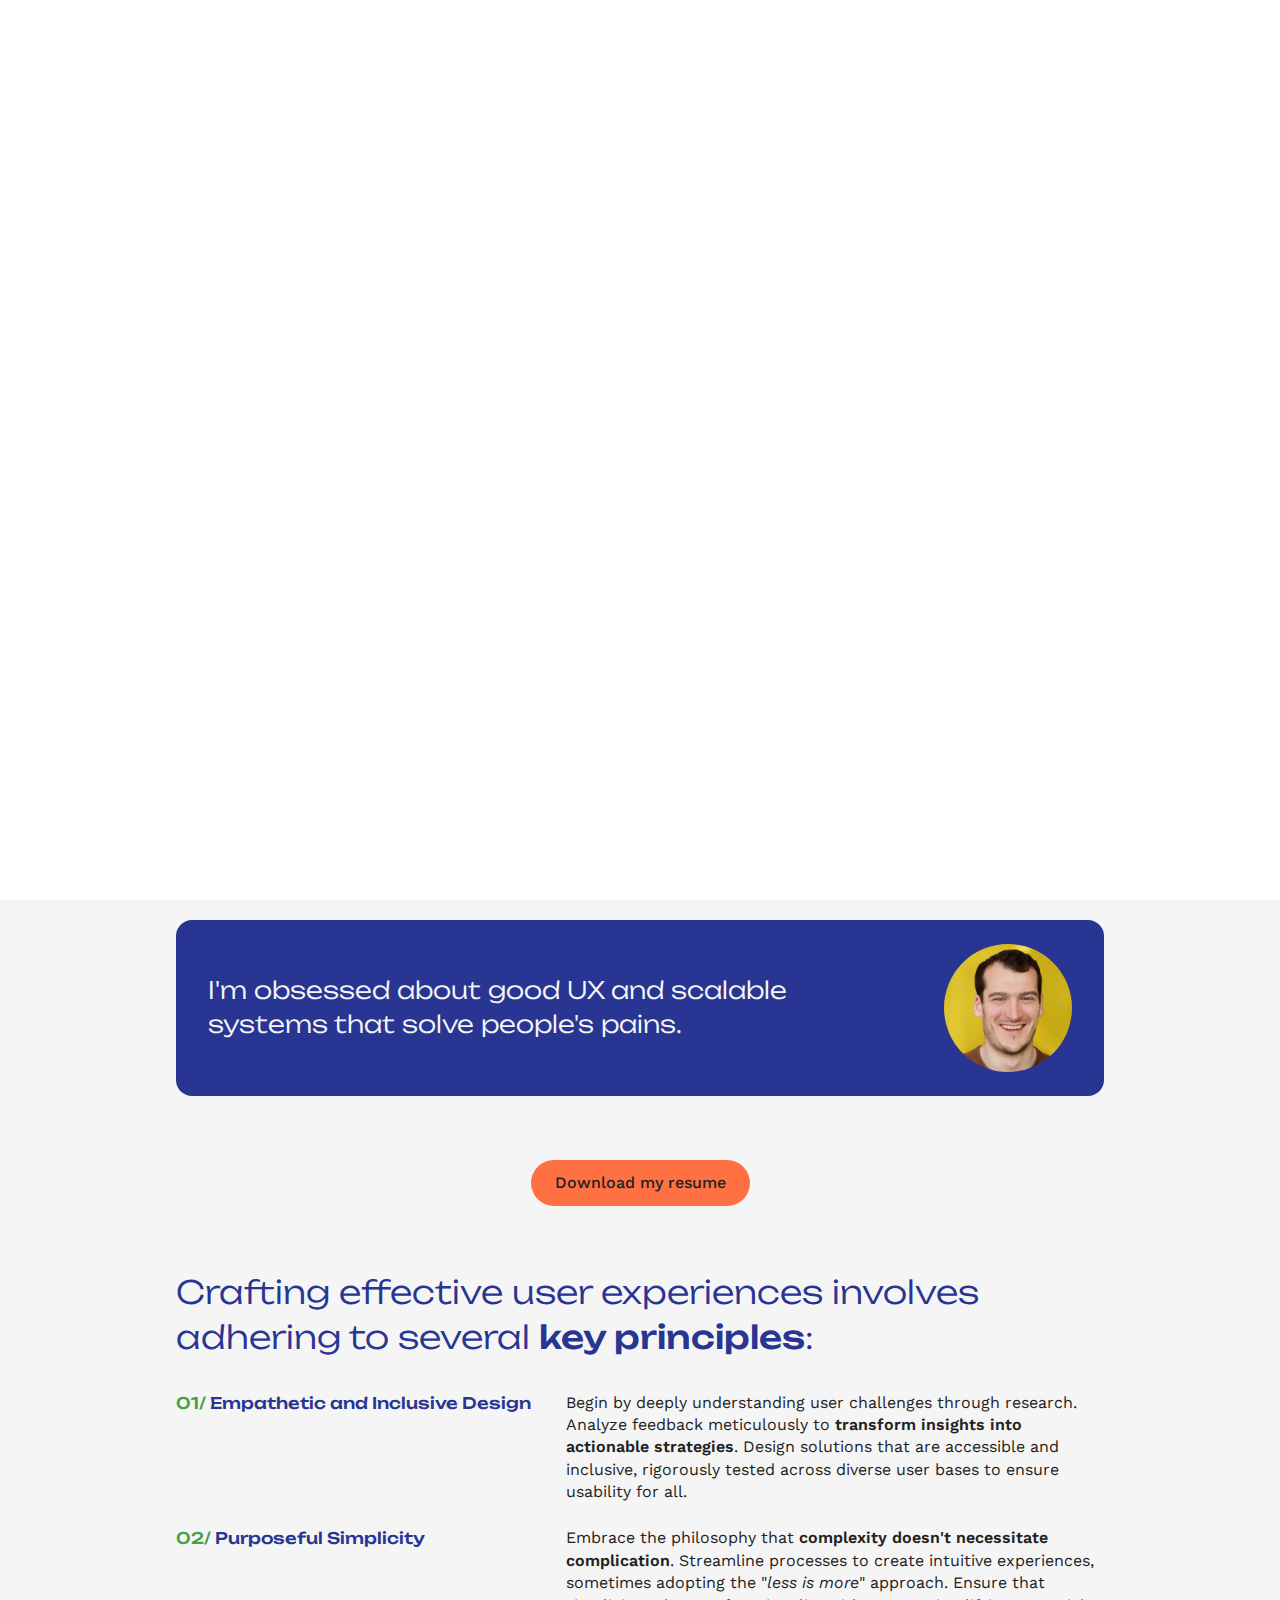
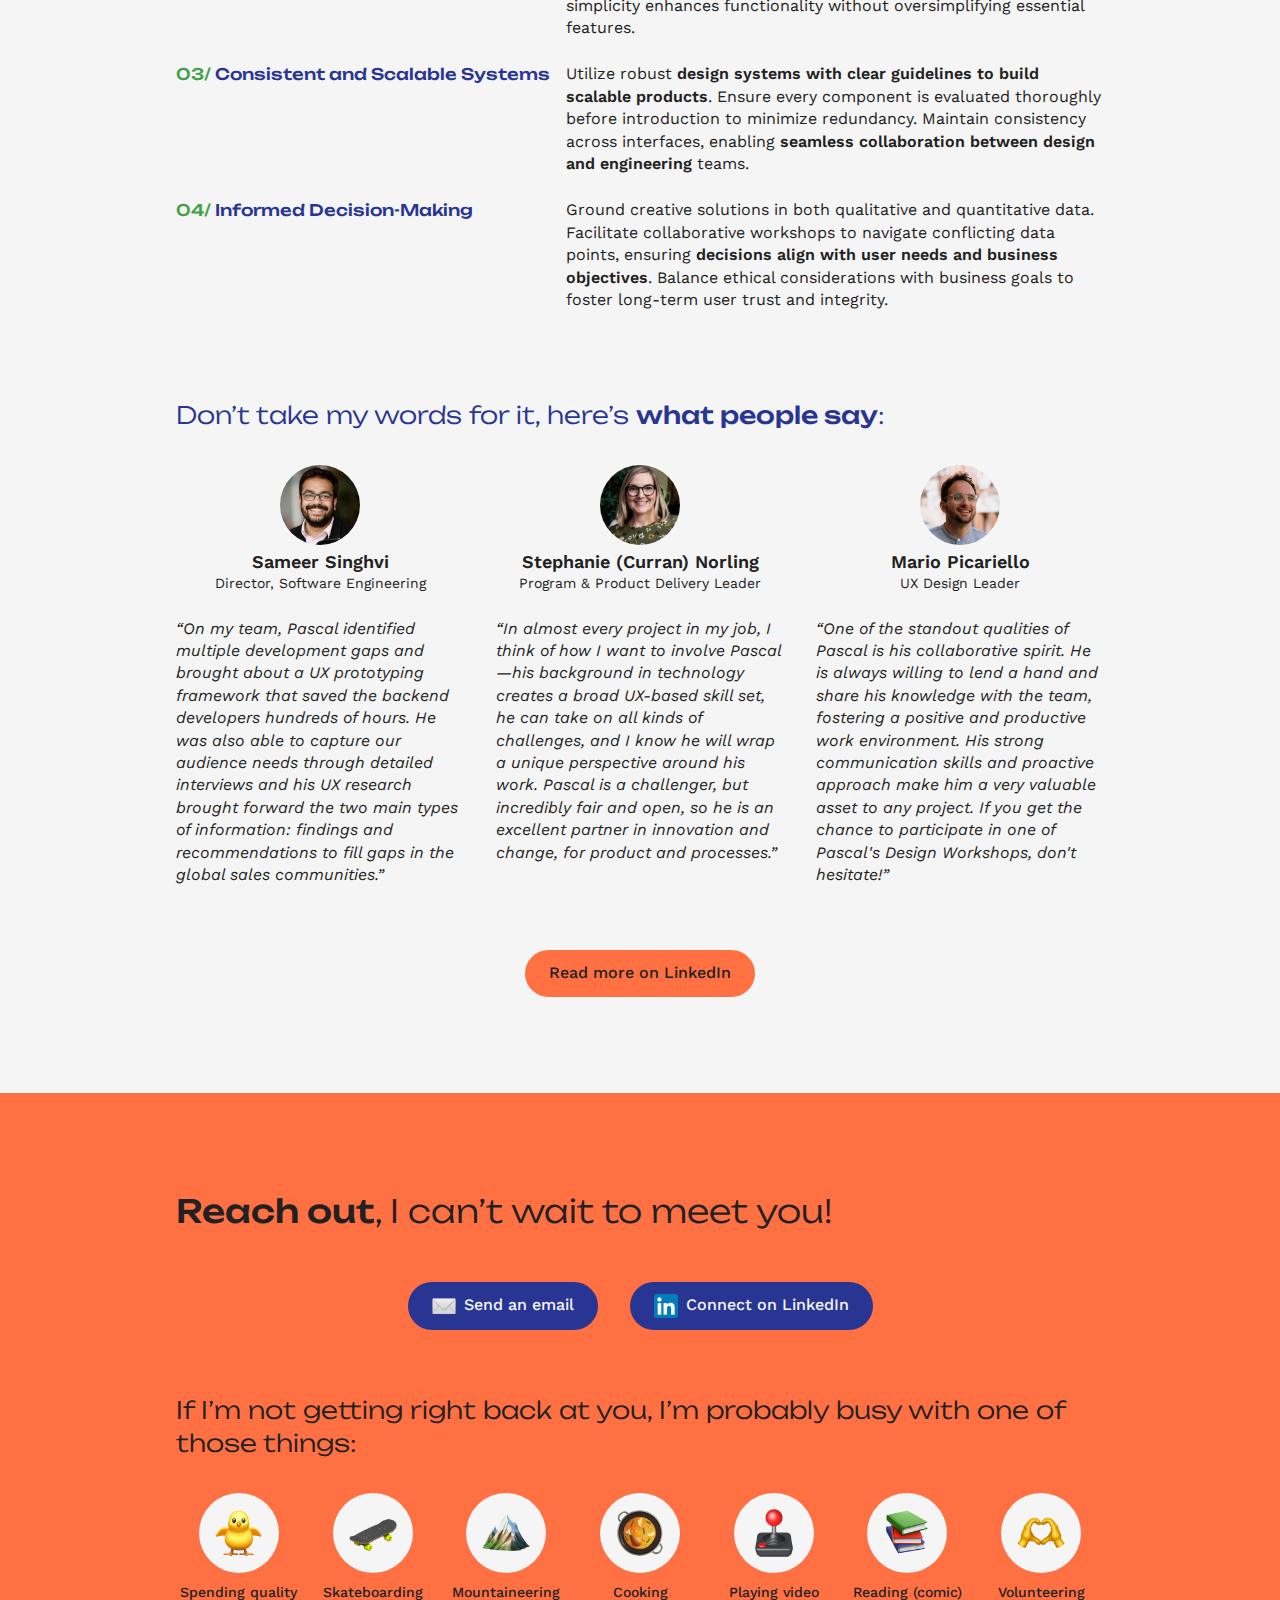
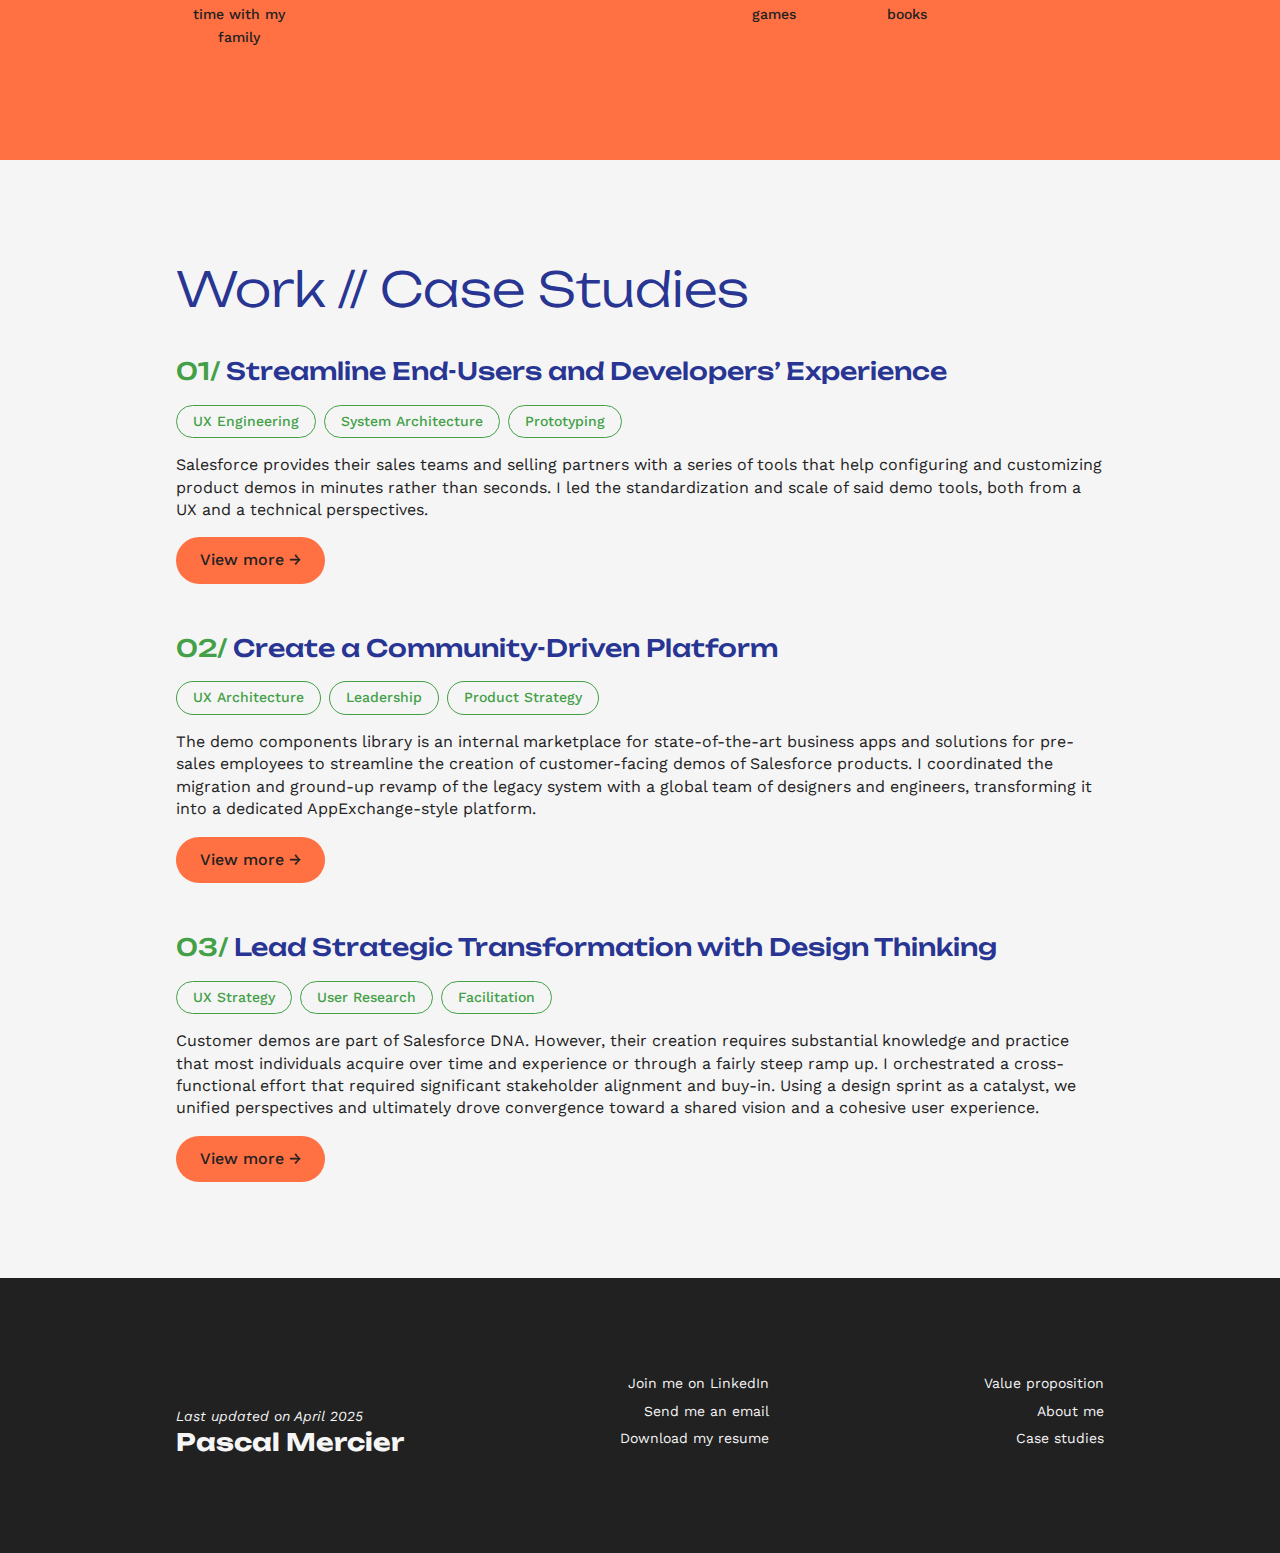
<file: 2025/index.html>
<!DOCTYPE html>
<html lang="en">
<head>
  <meta charset="UTF-8" />
  <title>Pascal Mercier</title>
  <meta name="viewport" content="width=device-width,initial-scale=1,maximum-scale=1,user-scalable=0" />
  <meta name="description" content="" />
  <link href="https://cdn.jsdelivr.net/npm/modern-normalize@v3.0.1/modern-normalize.min.css" rel="stylesheet">
  <link rel="preconnect" href="https://fonts.googleapis.com">
  <link rel="preconnect" href="https://fonts.gstatic.com" crossorigin>
	<link href="https://fonts.googleapis.com/css2?family=Onest:wght@100..900&family=Unbounded:wght@200..900&family=Work+Sans:ital,wght@0,100..900;1,100..900&display=swap" rel="stylesheet">
	<link rel="stylesheet" type="text/css" href="./stylesheet/common.css" />
  <link rel="stylesheet" type="text/css" href="./stylesheet/index.css" />
  <link rel="icon" href="favicon.png">
  <!-- Google tag (gtag.js) -->
	<script async src="https://www.googletagmanager.com/gtag/js?id=G-QPB9NPQLSD"></script>
	<script>
		window.dataLayer = window.dataLayer || [];
		function gtag(){dataLayer.push(arguments);}
		gtag('js', new Date());

		gtag('config', 'G-QPB9NPQLSD');
	</script>
</head>
<body>
  <div id="fadein"></div>
  <style>
    
  </style>
  <nav class="nav" id="nav">
    <a href="#" class="logo">Pascal Mercier</a>
    <section class="menu">
			<a href="#value-proposition" class="nav-item" onclick="togglemenu()">Value Proposition</a>
			<a href="#about" class="nav-item" onclick="togglemenu()">About</a>
			<a href="#work" class="nav-item" onclick="togglemenu()">Work</a>
			<a href="javascript:void(0);" id="menu-toggle" onclick="togglemenu()">
				<div class="menu-toggle__bar1"></div>
				<div class="menu-toggle__bar2"></div>
				<div class="menu-toggle__bar3"></div>
			</a>
		</section>
  </nav>

	<section id="value-proposition">
		<h1 class="m_bottom-xl">Facilitate <strong>strategic&nbsp;decisions</strong> by harnessing <strong>collective&nbsp;wisdom</strong></h1>

		<p class="hero-p">I help businesses <strong>transform complex challenges into measurable outcomes</strong>. My approach consistently begins with identifying the core problem to solve, and framing its scope and impact. I leverage user research to gather deep human-driven insights and blend them with a <strong>keen awareness of business directions and technical constraints</strong> to develop a strategic vision that not only informs design decisions but also brings innovative solutions to life.</p>
		<p class="hero-p">Whether it's refining user experiences or driving strategic initiatives, my process ensures that <strong>every decision is grounded in collective intelligence</strong> and geared toward measurable, long-lasting results. I naturally position myself in organizations as a crucial asset capable of aligning user needs with business success.</p>
	</section>
	
	<div class="hr-banner">
		<a href="#contact">
			<div class="hr-banner_inner" style="--marquee-speed: 25s; --direction:scroll-left" role="marquee">
				<div class="hr-banner_text">
					<div class="hr-banner_text-item">चलिए बात करें</div>
					<div class="hr-banner_text-item">Hablemos</div>
					<div class="hr-banner_text-item">Sprechen wir</div>
					<div class="hr-banner_text-item">Let’s chat</div>
					<div class="hr-banner_text-item">お話ししましょう</div>
					<div class="hr-banner_text-item">Discutons</div>
					<div class="hr-banner_text-item">Beszéljünk</div>
					<div class="hr-banner_text-item">Lad os tage en snak</div>
					<div class="hr-banner_text-item">Ας συζητήσουμε</div>
					<div class="hr-banner_text-item">Vamos conversar</div>
					<div class="hr-banner_text-item">聊一聊</div>
					<div class="hr-banner_text-item">Låt oss prata</div>
					<div class="hr-banner_text-item">Parliamone</div>
					<div class="hr-banner_text-item">Hadi konuşalım</div>
					<div class="hr-banner_text-item">Laten we praten</div>
					<div class="hr-banner_text-item">Porozmawiajmy</div>
					<div class="hr-banner_text-item">Cùng trò chuyện nhé</div>
					<div class="hr-banner_text-item">Jutellaan</div>
					<div class="hr-banner_text-item">Pojďme si popovídat</div>
					<div class="hr-banner_text-item">Давайте поговорим</div>
					<div class="hr-banner_text-item">Hai să vorbim</div>
					<div class="hr-banner_text-item">მოდი ვილაპარაკოთ</div>
				</div>
				<div class="hr-banner_text">
					<div class="hr-banner_text-item">चलिए बात करें</div>
					<div class="hr-banner_text-item">Hablemos</div>
					<div class="hr-banner_text-item">Sprechen wir</div>
					<div class="hr-banner_text-item">Let’s chat</div>
					<div class="hr-banner_text-item">お話ししましょう</div>
					<div class="hr-banner_text-item">Discutons</div>
					<div class="hr-banner_text-item">Beszéljünk</div>
					<div class="hr-banner_text-item">Lad os tage en snak</div>
					<div class="hr-banner_text-item">Ας συζητήσουμε</div>
					<div class="hr-banner_text-item">Vamos conversar</div>
					<div class="hr-banner_text-item">聊一聊</div>
					<div class="hr-banner_text-item">Låt oss prata</div>
					<div class="hr-banner_text-item">Parliamone</div>
					<div class="hr-banner_text-item">Hadi konuşalım</div>
					<div class="hr-banner_text-item">Laten we praten</div>
					<div class="hr-banner_text-item">Porozmawiajmy</div>
					<div class="hr-banner_text-item">Cùng trò chuyện nhé</div>
					<div class="hr-banner_text-item">Jutellaan</div>
					<div class="hr-banner_text-item">Pojďme si popovídat</div>
					<div class="hr-banner_text-item">Давайте поговорим</div>
					<div class="hr-banner_text-item">Hai să vorbim</div>
					<div class="hr-banner_text-item">მოდი ვილაპარაკოთ</div>
				</div>
			</div>
		</a>
	</div>
	
	<section id="about">
		<h1 class="m_bottom-l">About Me</h1>

		<section class="hero-quote m_bottom-xxl">
			<div class="hero-quote_body">
				I'm obsessed about good UX and scalable systems that solve people's pains.
			</div>
			<div class="hero-quote_media">
				<img src="./img/IMG_8227-cropped-enhanced.jpeg" alt="This is Pascal Mercier"/>
			</div>
		</section>

		<a href="./Pascal-Mercier_resume_2025.pdf" target="_blank" class="button">Download my resume</a>

		<h2 class="m_top-xxl m_bottom-l">Crafting effective user experiences involves adhering to several <strong>key principles</strong>:</h2>

		<table class="content-table m_bottom-xxl" border="0" cellspacing="0" cellpadding="0">
			<tr class="content-table_row">
				<td class="content-table_row-title">
					<h4 class="m_right-s"><span>01/</span> Empathetic and Inclusive Design</h4>
				</td>
				<td class="content-table_row-body">
					<p class="m_bottom-m">Begin by deeply understanding user challenges through research. Analyze feedback meticulously to <strong>transform insights into actionable strategies</strong>. Design solutions that are accessible and inclusive, rigorously tested across diverse user bases to ensure usability for all.</p>
				</td>
			</tr>
			<tr class="content-table_row">
				<td class="content-table_row-title">
					<h4 class="m_right-s"><span>02/</span> Purposeful Simplicity</h4>
				</td>
				<td class="content-table_row-body">
					<p class="m_bottom-m">Embrace the philosophy that <strong>complexity doesn't necessitate complication</strong>. Streamline processes to create intuitive experiences, sometimes adopting the "<em>less is more</em>" approach. Ensure that simplicity enhances functionality without oversimplifying essential features.</p>
				</td>
			</tr>
			<tr class="content-table_row">
				<td class="content-table_row-title">
					<h4 class="m_right-s"><span>03/</span> Consistent and Scalable Systems</h4>
				</td>
				<td class="content-table_row-body">
					<p class="m_bottom-m">Utilize robust <strong>design systems with clear guidelines to build scalable products</strong>. Ensure every component is evaluated thoroughly before introduction to minimize redundancy. Maintain consistency across interfaces, enabling <strong>seamless collaboration between design and engineering</strong> teams.</p>
				</td>
			</tr>
			<tr class="content-table_row">
				<td class="content-table_row-title">
					<h4 class="m_right-s"><span>04/</span> Informed Decision-Making</h4>
				</td>
				<td class="content-table_row-body">
					<p class="m_bottom-m">Ground creative solutions in both qualitative and quantitative data. Facilitate collaborative workshops to navigate conflicting data points, ensuring <strong>decisions align with user needs and business objectives</strong>. Balance ethical considerations with business goals to foster long-term user trust and integrity.</p>
				</td>
			</tr>
		</table>

		<h3 class="m_bottom-l">Don’t take my words for it, here’s <strong>what people say</strong>:</h3>

		<section class="references m_bottom-xl">
			<article class="ref-item">
				<div class="ref-item_avatar">
					<img src="./img/recommendations/sameer-512.png" alt="This is Sameer Singhvi"/>
				</div>
				<header class="ref-item_from m_bottom-m">
					<span class="ref-item_from_name">Sameer Singhvi</span>
					<span class="ref-item_from_role">Director, Software Engineering</span>
				</header>
				<p class="ref-item_quote">“On my team, Pascal identified multiple development gaps and brought about a UX prototyping framework that saved the backend developers hundreds of hours. He was also able to capture our audience needs through detailed interviews and his UX research brought forward the two main types of information: findings and recommendations to fill gaps in the global sales communities.”</p>
			</article>
			
			<article class="ref-item">
				<div class="ref-item_avatar">
					<img src="./img/recommendations/stephanie-456.jpg" alt="This is Stephanie Norling"/>
				</div>
				<header class="ref-item_from m_bottom-m">
					<span class="ref-item_from_name">Stephanie (Curran) Norling</span>
					<span class="ref-item_from_role">Program &amp; Product Delivery Leader</span>
				</header>
				<p class="ref-item_quote">“In almost every project in my job, I think of how I want to involve Pascal—his background in technology creates a broad UX-based skill set, he can take on all kinds of challenges, and I know he will wrap a unique perspective around his work. Pascal is a challenger, but incredibly fair and open, so he is an excellent partner in innovation and change, for product and processes.”</p>
			</article>
			
			<article class="ref-item">
				<div class="ref-item_avatar">
					<img src="./img/recommendations/mario-512.png" alt="This is Mario Picariello"/>
				</div>
				<header class="ref-item_from m_bottom-m">
					<span class="ref-item_from_name">Mario Picariello</span>
					<span class="ref-item_from_role">UX Design Leader</span>
				</header>
				<p class="ref-item_quote">“One of the standout qualities of Pascal is his collaborative spirit. He is always willing to lend a hand and share his knowledge with the team, fostering a positive and productive work environment. His strong communication skills and proactive approach make him a very valuable asset to any project. If you get the chance to participate in one of Pascal's Design Workshops, don't hesitate!”</p>
			</article>
		</section>

		<a href="https://www.linkedin.com/in/mercierpascal/details/recommendations" target="_blank" class="button">Read more on LinkedIn</a>
	</section>
	
	<section id="contact">
		<h2><strong>Reach out</strong>, I can’t wait to meet you!</h2>
		
		<div class="social-handles m_top-xl m_bottom-xxl">
			<a href="mailto:mercier.pas@gmail.com" target="_blank" class="button email">Send an email</a>
			<a href="https://www.linkedin.com/in/mercierpascal/" target="_blank" class="button linkedin">Connect on LinkedIn</a>
		</div>
		
		<h3>If I’m not getting right back at you, I’m probably busy with one of those things:</h3>
		
		<ul class="hobbies m_top-l">
			<li class="hobby">
				<div class="hobby_icon">
					<img src="./img/hobbies/front-facing-baby-chick_1f425.png" alt="Front facing baby chick emoji"/>
				</div>
				<span class="hobby_label">Spending quality time with my family</span>
			</li>
			<li class="hobby">
				<div class="hobby_icon">
					<img src="./img/hobbies/skateboard_1f6f9.png" alt="Skateboard emoji"/>
				</div>
				<span class="hobby_label">Skateboarding</span>
			</li>
			<li class="hobby">
				<div class="hobby_icon">
					<img src="./img/hobbies/snow-capped-mountain_1f3d4-fe0f.png" alt="Snow capped mountain emoji"/>
				</div>
				<span class="hobby_label">Mountaineering</span>
			</li>
			<li class="hobby">
				<div class="hobby_icon">
					<img src="./img/hobbies/shallow-pan-of-food_1f958.png" alt="Shallow pan of food emoji"/>
				</div>
				<span class="hobby_label">Cooking</span>
			</li>
			<li class="hobby">
				<div class="hobby_icon">
					<img src="./img/hobbies/joystick_1f579-fe0f.png" alt="Joystick emoji"/>
				</div>
				<span class="hobby_label">Playing video games</span>
			</li>
			<li class="hobby">
				<div class="hobby_icon">
					<img src="./img/hobbies/books_1f4da.png" alt="Books emoji"/>
				</div>
				<span class="hobby_label">Reading (comic) books</span>
			</li>
			<li class="hobby">
				<div class="hobby_icon">
					<img src="./img/hobbies/heart-hands_1faf6.png" alt="Heart hands emoji"/>
				</div>
				<span class="hobby_label">Volunteering</span>
			</li>
		</ul>
	</section>
	
	<section id="work">
		<h1 class="m_bottom-l">Work // Case Studies</h1>
		
		<article class="m_bottom-xl">
			<h3 class="m_bottom-s"><strong><span>01/</span> Streamline End-Users and Developers’ Experience</strong></h3>
			<div class="categories light-bg m_bottom-s">
				<span class="category-item">UX Engineering</span>
				<span class="category-item">System Architecture</span>
				<span class="category-item">Prototyping</span>
			</div>
			<p class="m_bottom-s">Salesforce provides their sales teams and selling partners with a series of tools that help configuring and customizing product demos in minutes rather than seconds. I led the standardization and scale of said demo tools, both from a UX and a technical perspectives.</p>
			<a href="./work/streamline-end-users-and-developers-experience.html" class="button">View more →</a>
		</article>
		
		<article class="m_bottom-xl">
			<h3 class="m_bottom-s"><strong><span>02/</span> Create a Community-Driven Platform</strong></h3>
			<div class="categories light-bg m_bottom-s">
				<span class="category-item">UX Architecture</span>
				<span class="category-item">Leadership</span>
				<span class="category-item">Product Strategy</span>
			</div>
			<p class="m_bottom-s">The demo components library is an internal marketplace for state-of-the-art business apps and solutions for pre-sales employees to streamline the creation of customer-facing demos of Salesforce products. I coordinated the migration and ground-up revamp of the legacy system with a global team of designers and engineers, transforming it into a dedicated AppExchange-style platform.</p>
			<a href="./work/create-a-community-driven-platform.html" class="button">View more →</a>
		</article>
		
		<article>
			<h3 class="m_bottom-s"><strong><span>03/</span> Lead Strategic Transformation with Design Thinking</strong></h3>
			<div class="categories light-bg m_bottom-s">
				<span class="category-item">UX Strategy</span>
				<span class="category-item">User Research</span>
				<span class="category-item">Facilitation</span>
			</div>
			<p class="m_bottom-s">Customer demos are part of Salesforce DNA. However, their creation requires substantial knowledge and practice that most individuals acquire over time and experience or through a fairly steep ramp up. I orchestrated a cross-functional effort that required significant stakeholder alignment and buy-in. Using a design sprint as a catalyst, we unified perspectives and ultimately drove convergence toward a shared vision and a cohesive user experience.</p>
			<a href="./work/lead-strategic-transformation-with-design-thinking.html" class="button">View more →</a>
		</article>
	</section>
  
	<footer>
		<section>
			<section class="info">
				<p>Last updated on April 2025</p>
				<div class="logo dark-bg">Pascal Mercier</div>
			</section>
			<section class="social">
				<a href="https://www.linkedin.com/in/mercierpascal/" target="_blank">Join me on LinkedIn</a>
				<a href="mailto:mercier.pas@gmail.com" target="_blank">Send me an email</a>
				<a href="./Pascal-Mercier_resume_2025.pdf" target="_blank">Download my resume</a>
			</section>
			<section class="nav-bis">
				<a href="#value-proposition">Value proposition</a>
				<a href="#about">About me</a>
				<a href="#work">Case studies</a>
			</section>
		</section>
  </footer>
	
	
	<!--[if IE]><div style="width: 100%; position: fixed; z-index: 1000; bottom: 0; left: 0; background: lightgray;"><p>Outdated browser dectected. Please use a modern browser for a better browsing experience.</p><div onClick="parentNode.remove()">Close [X]</div></div><![endif]-->
  	
  <script type="text/javascript" src="./scripts/common.js"></script>
</body>
</html>
</file>
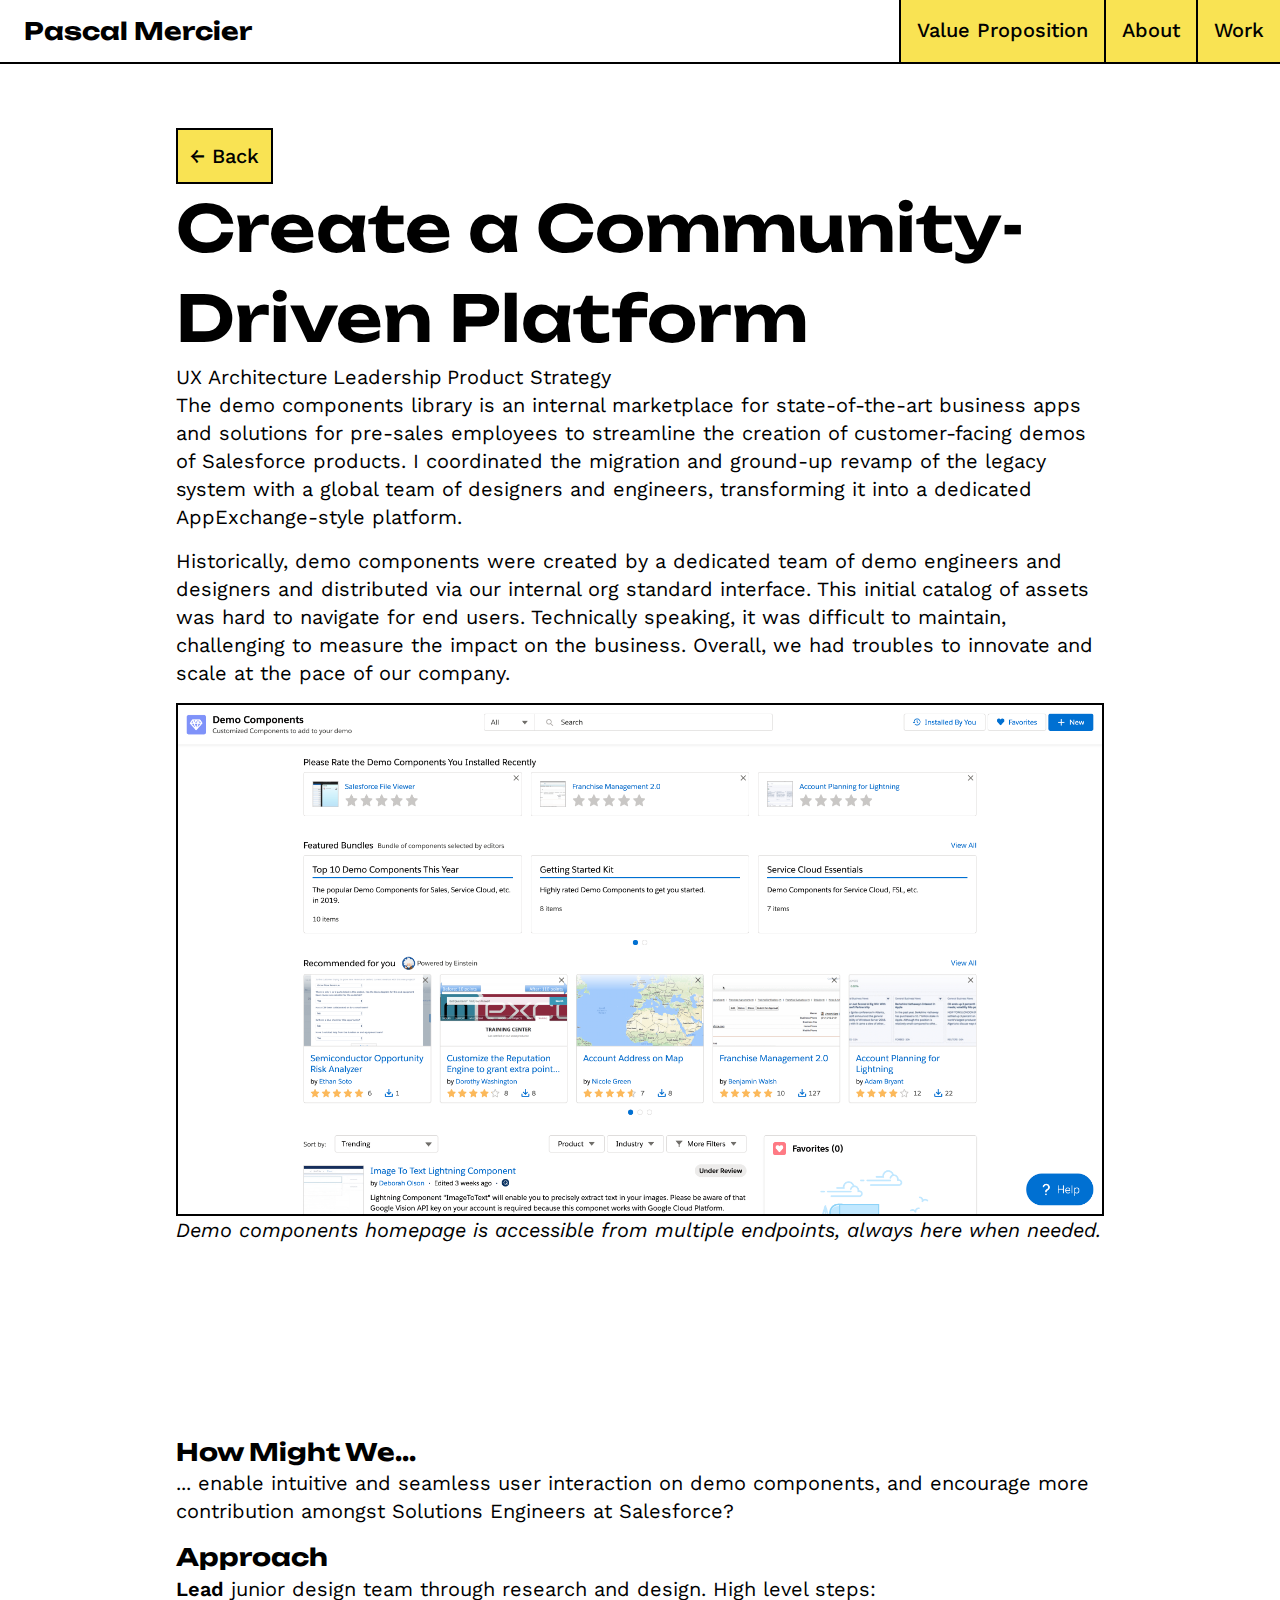
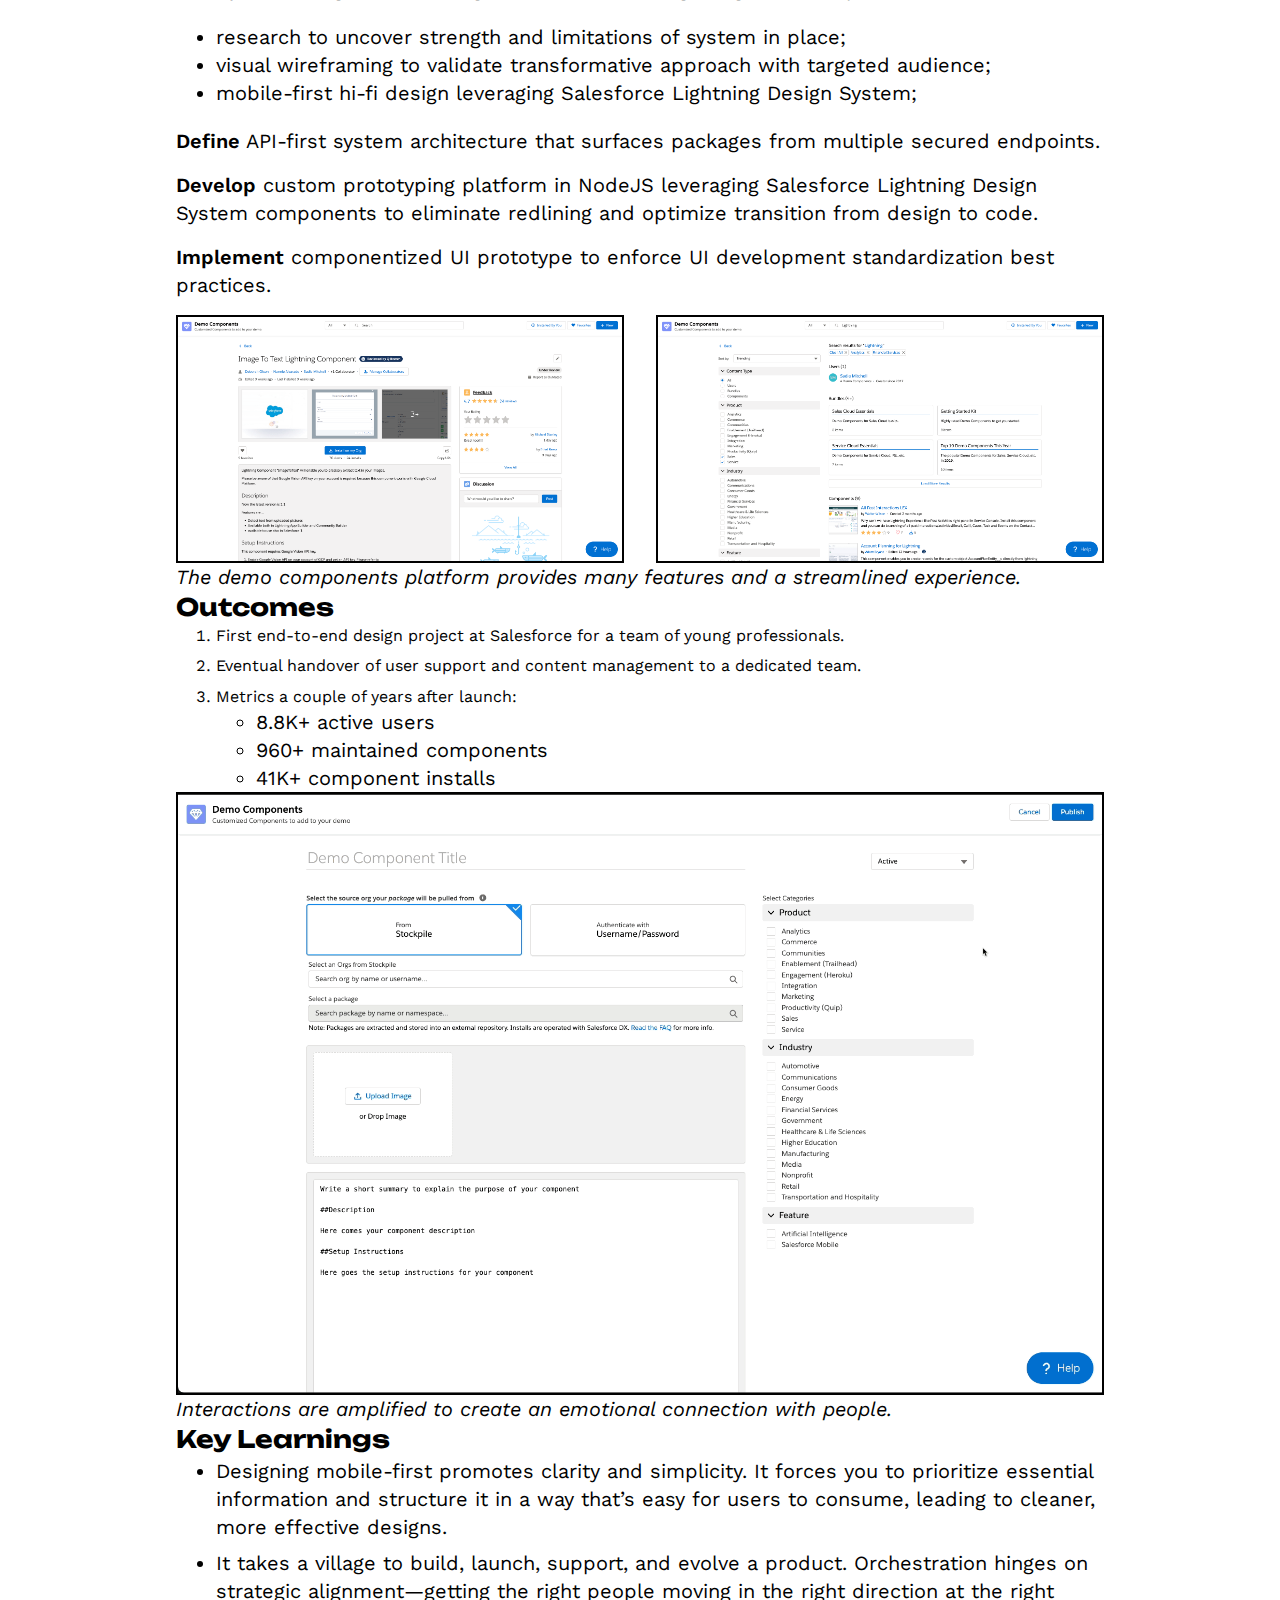
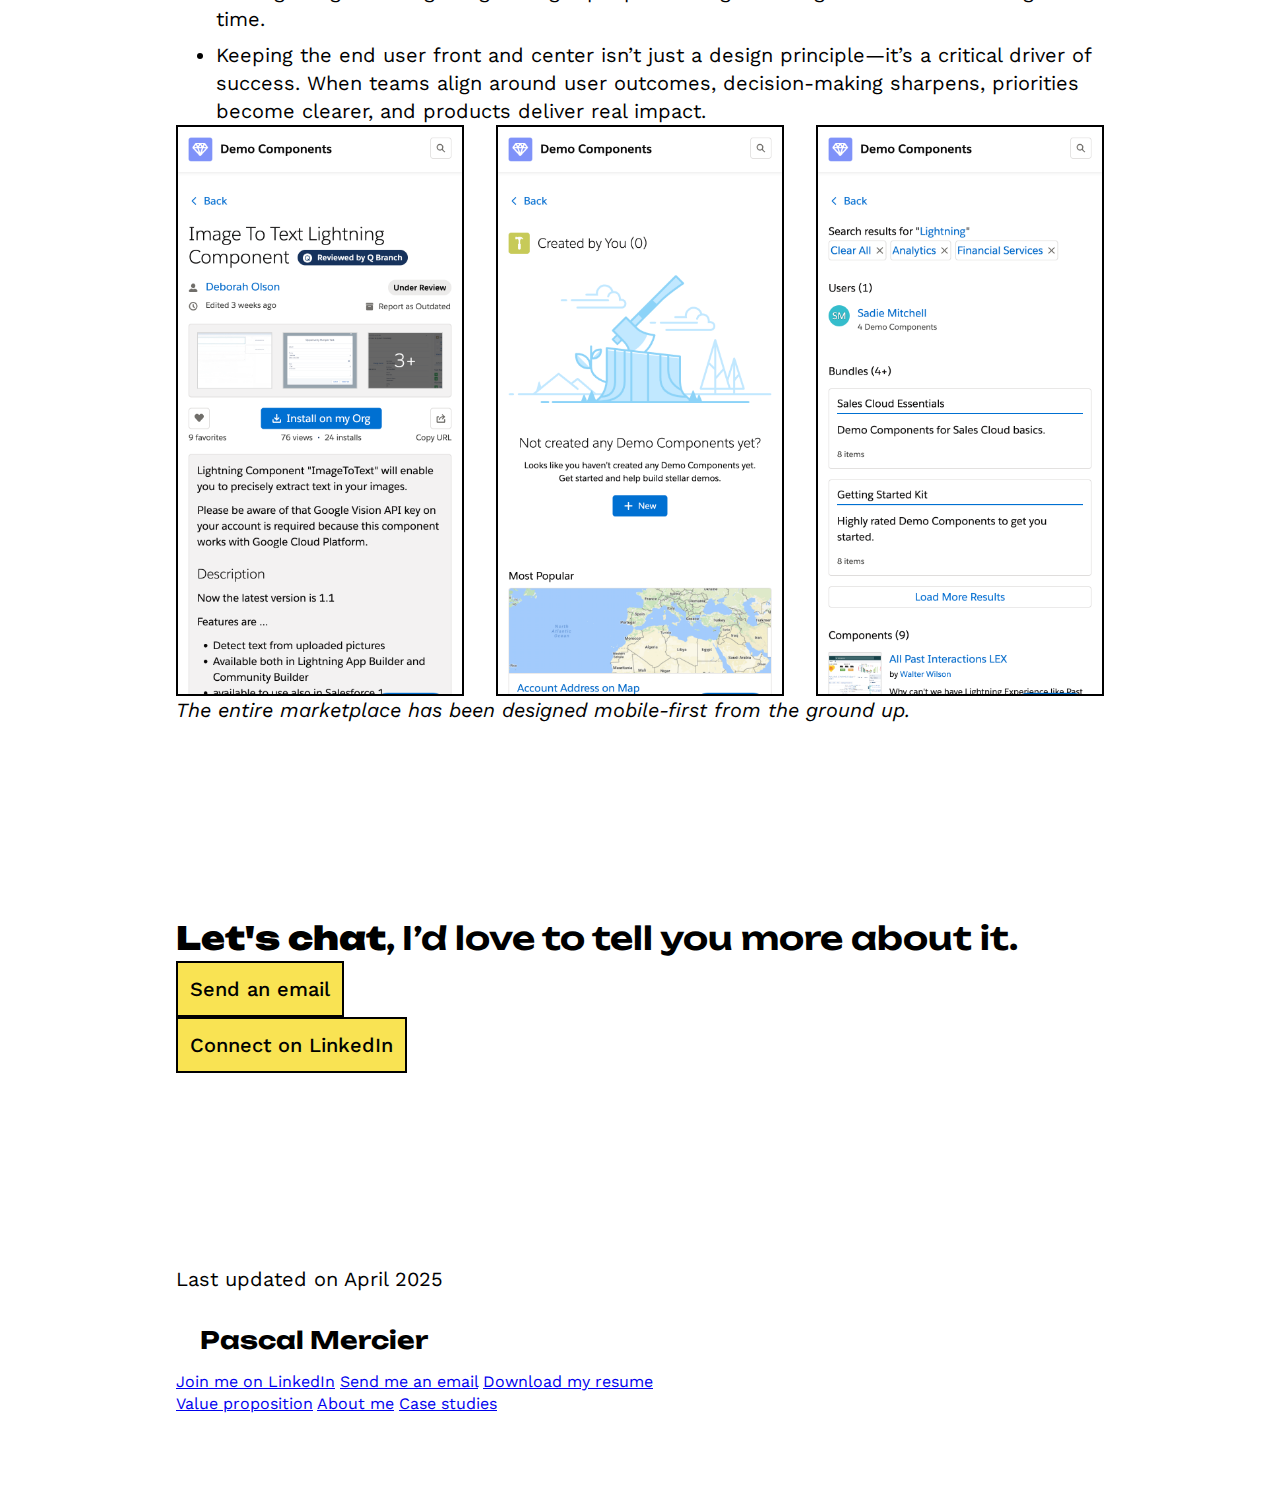
<file: work/create-a-community-driven-platform.html>
<!DOCTYPE html>
<html lang="en">
<head>
  <meta charset="UTF-8" />
  <title>Pascal Mercier</title>
  <meta name="viewport" content="width=device-width,initial-scale=1" />
  <meta name="description" content="" />
  <link href="https://cdn.jsdelivr.net/npm/modern-normalize@v3.0.1/modern-normalize.min.css" rel="stylesheet">
  <link rel="preconnect" href="https://fonts.googleapis.com">
  <link rel="preconnect" href="https://fonts.gstatic.com" crossorigin>
<link href="https://fonts.googleapis.com/css2?family=Onest:wght@100..900&family=Unbounded:wght@200..900&family=Work+Sans:ital,wght@0,100..900;1,100..900&display=swap" rel="stylesheet">
  <link rel="stylesheet" type="text/css" href="../stylesheet/common.css" />
  <link rel="stylesheet" type="text/css" href="../stylesheet/case-study.css" />
  <link rel="icon" href="favicon.png">
  <!-- Google tag (gtag.js) -->
	<script async src="https://www.googletagmanager.com/gtag/js?id=G-QPB9NPQLSD"></script>
	<script>
		window.dataLayer = window.dataLayer || [];
		function gtag(){dataLayer.push(arguments);}
		gtag('js', new Date());

		gtag('config', 'G-QPB9NPQLSD');
	</script>
</head>
<body>
  <div id="fadein"></div>
  <style>
    
  </style>
  <nav class="nav" id="nav">
    <a href="../index.html" class="logo">Pascal Mercier</a>
    <section class="menu">
			<a href="../index.html#value-proposition" class="nav-item" onclick="togglemenu()">Value Proposition</a>
			<a href="../index.html#about" class="nav-item" onclick="togglemenu()">About</a>
			<a href="../index.html#work" class="nav-item" onclick="togglemenu()">Work</a>
			<a href="javascript:void(0);" id="menu-toggle" onclick="togglemenu()">
				<div class="menu-toggle__bar1"></div>
				<div class="menu-toggle__bar2"></div>
				<div class="menu-toggle__bar3"></div>
			</a>
		</section>
  </nav>
	
	<section id="hero-section">
		<div class="m_bottom-m">
			<a href="../index.html" class="button">← Back</a>
		</div>
		<h1 class="m_bottom-m">Create a Community-Driven Platform</h1>
		<div class="categories dark-bg m_bottom-m">
			<span class="category-item">UX Architecture</span>
			<span class="category-item">Leadership</span>
			<span class="category-item">Product Strategy</span>
		</div>
		<p class="hero-p">The demo components library is an internal marketplace for state-of-the-art business apps and solutions for pre-sales employees to streamline the creation of customer-facing demos of Salesforce products. I coordinated the migration and ground-up revamp of the legacy system with a global team of designers and engineers, transforming it into a dedicated AppExchange-style platform.</p>
		<p class="hero-p">Historically, demo components were created by a dedicated team of demo engineers and designers and distributed via our internal org standard interface. This initial catalog of assets was hard to navigate for end users. Technically speaking, it was difficult to maintain, challenging to measure the impact on the business. Overall, we had troubles to innovate and scale at the pace of our company.</p>
		
		<img src="../img/work/demo-components_homepage.png" alt="Demo Components homepage" class="screenshot desktop m_top-xxl"/>
		<span class="figure-legend">Demo components homepage is accessible from multiple endpoints, always here when needed.</span>
	</section>
	<section id="case-study">
		<article class="m_bottom-xl">
			<h3><strong>How Might We...</strong></h3>
			<p>... enable intuitive and seamless user interaction on demo components, and encourage more contribution amongst Solutions Engineers at Salesforce?</p>
		</article>
		<article class="m_bottom-xl">
			<h3><strong>Approach</strong></h3>
			<p><strong>Lead</strong> junior design team through research and design. High level steps:</p>
			<ul>
				<li>research to uncover strength and limitations of system in place;</li>
				<li>visual wireframing to validate transformative approach with targeted audience;</li>
				<li>mobile-first hi-fi design leveraging Salesforce Lightning Design System;</li>
			</ul>
			<p><strong>Define</strong> API-first system architecture that surfaces packages from multiple secured endpoints.</p>
			<p><strong>Develop</strong> custom prototyping platform in NodeJS leveraging Salesforce Lightning Design System components to eliminate redlining and optimize transition from design to code.</p>
			<p><strong>Implement</strong> componentized UI prototype to enforce UI development standardization best practices.</p>
		</article>
		
		<div class="screenshots">
			<img src="../img/work/demo-components_detail-page.png" alt="Demo components are described in great details." class="screenshot"/>
			<img src="../img/work/demo-components_search.png" alt="Advanced search feature" class="screenshot"/>
		</div>
		<span class="figure-legend m_bottom-xl">The demo components platform provides many features and a streamlined experience.</span>
		
		<article class="m_bottom-xl">
			<h3><strong>Outcomes</strong></h3>
			<ol class="p-list">
				<li>First end-to-end design project at Salesforce for a team of young professionals.</li>
				<li>Eventual handover of user support and content management to a dedicated team.</li>
				<li>Metrics a couple of years after launch: 
					<ul>
						<li>8.8K+ active users</li>
						<li>960+ maintained components</li>
						<li>41K+ component installs</li>
					</ul>
				</li>
			</ol>
		</article>
		
		<img src="../img/work/demo-components_celebration.gif" alt="The creation of new demo components is a celebration" class="screenshot" class="screenshot"/>
		<span class="figure-legend m_bottom-xl">Interactions are amplified to create an emotional connection with people.</span>
		
		<article class="m_bottom-xl">
			<h3><strong>Key Learnings</strong></h3>
			<ul class="p-list">
				<li>Designing mobile-first promotes clarity and simplicity. It forces you to prioritize essential information and structure it in a way that’s easy for users to consume, leading to cleaner, more effective designs.</li>
				<li>It takes a village to build, launch, support, and evolve a product. Orchestration hinges on strategic alignment—getting the right people moving in the right direction at the right time.</li>
				<li>Keeping the end user front and center isn’t just a design principle—it’s a critical driver of success. When teams align around user outcomes, decision-making sharpens, priorities become clearer, and products deliver real impact.</li>
			</ul>
		</article>
		
		<div class="screenshots">
			<img src="../img/work/demo-components_detail-page_mobile.png" alt="Demo components detail view on mobile" class="screenshot"/>
			<img src="../img/work/demo-components_created-by-you_mobile.png" alt="demo components creator's page on mobile" class="screenshot"/>
			<img src="../img/work/demo-components_search_mobile.png" alt="Demo components search page on mobile" class="screenshot"/>
		</div>
		<span class="figure-legend m_bottom-xl">The entire marketplace has been designed mobile-first from the ground up.</span>
	</section>
	
	<section id="contact">
		<h2><strong>Let's chat</strong>, I’d love to tell you more about it.</h2>
		
		<div class="social-handles m_top-l">
			<a href="mailto:mercier.pas@gmail.com" target="_blank" class="button email">Send an email</a>
			<a href="https://www.linkedin.com/in/mercierpascal/" target="_blank" class="button linkedin">Connect on LinkedIn</a>
		</div>
	</section>
	
	<footer>
		<section>
			<section class="info">
				<p>Last updated on April 2025</p>
				<div class="logo dark-bg">Pascal Mercier</div>
			</section>
			<section class="social">
				<a href="https://www.linkedin.com/in/mercierpascal/" target="_blank">Join me on LinkedIn</a>
				<a href="mailto:mercier.pas@gmail.com" target="_blank">Send me an email</a>
				<a href="./Pascal-Mercier_resume_2025.pdf" target="_blank">Download my resume</a>
			</section>
			<section class="nav-bis">
				<a href="../index.html#value-proposition">Value proposition</a>
				<a href="../index.html#about">About me</a>
				<a href="../index.html#work">Case studies</a>
			</section>
		</section>
  </footer>
	
	
	<!--[if IE]><div style="width: 100%; position: fixed; z-index: 1000; bottom: 0; left: 0; background: lightgray;"><p>Outdated browser dectected. Please use a modern browser for a better browsing experience.</p><div onClick="parentNode.remove()">Close [X]</div></div><![endif]-->
  	
  <script type="text/javascript" src="../scripts/common.js"></script>
	<script type="text/javascript" src="../scripts/image-viewer.js"></script>
</body>
</html>
</file>
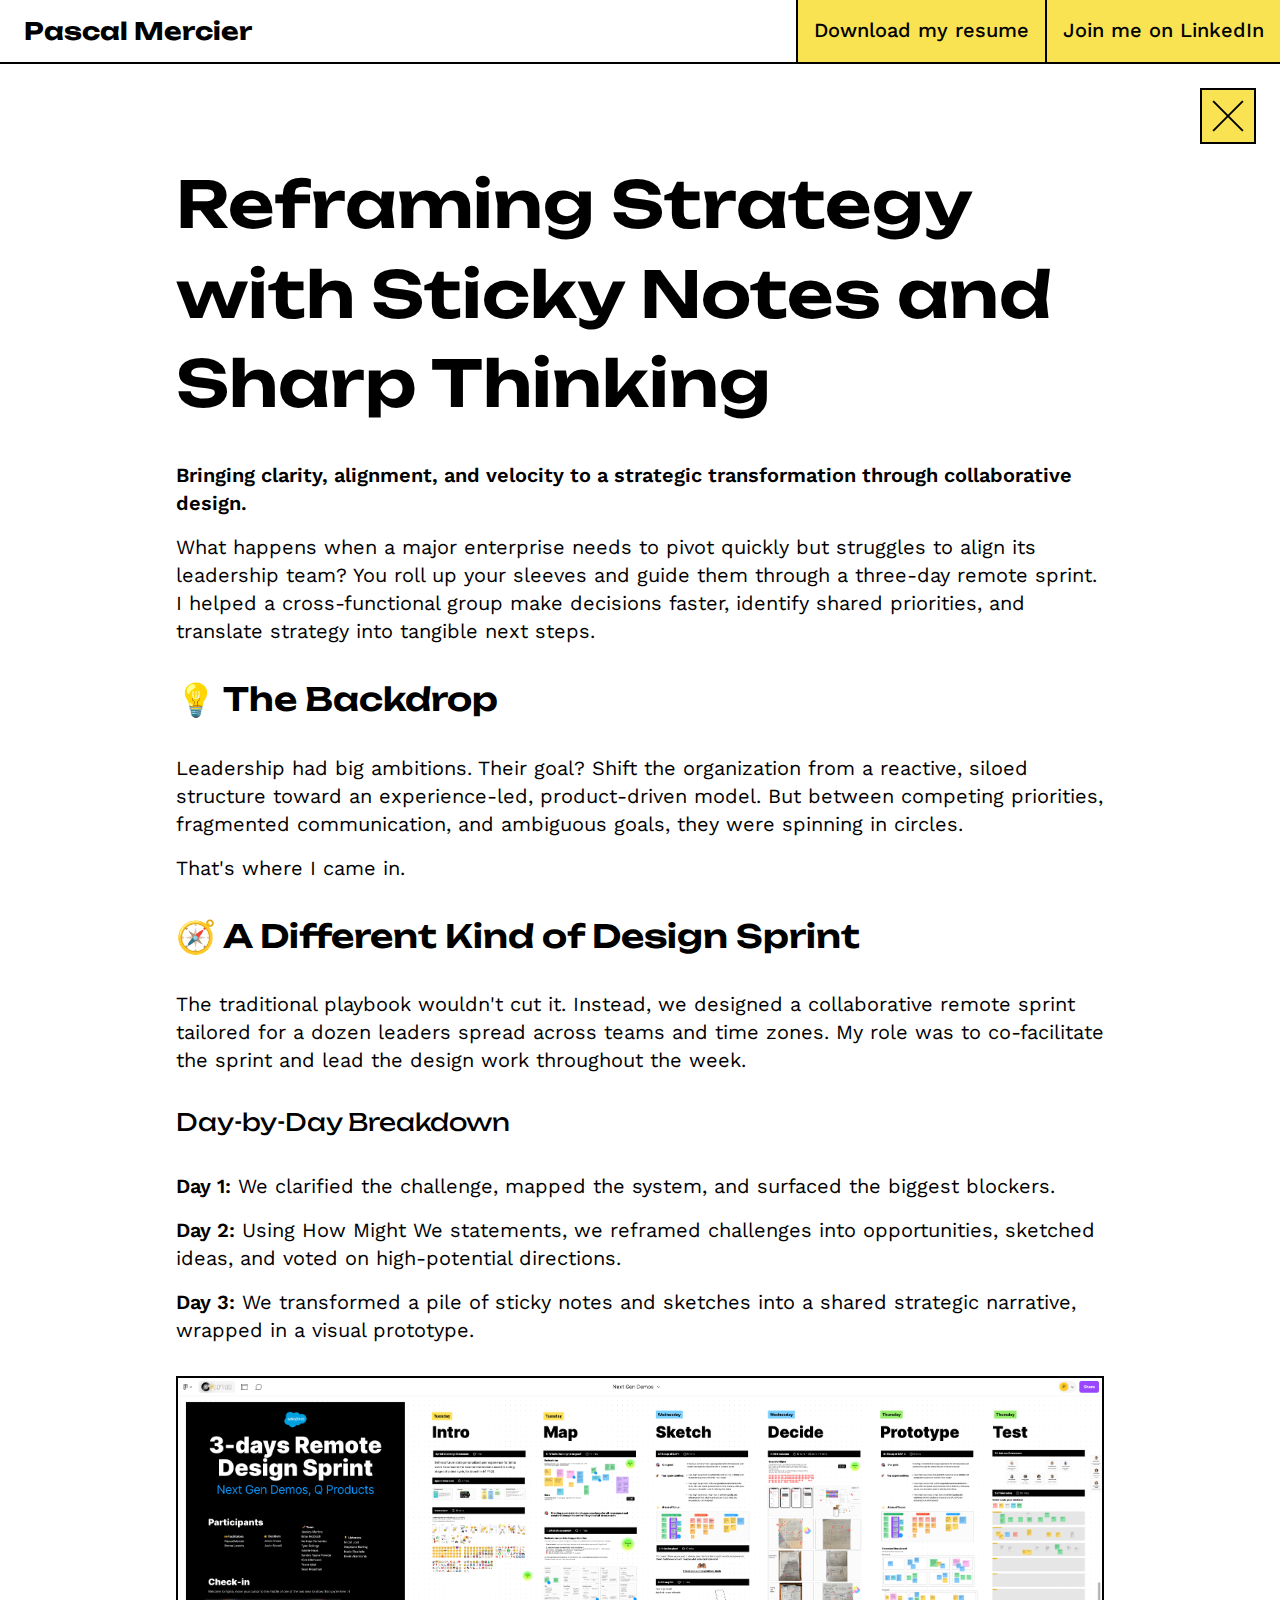
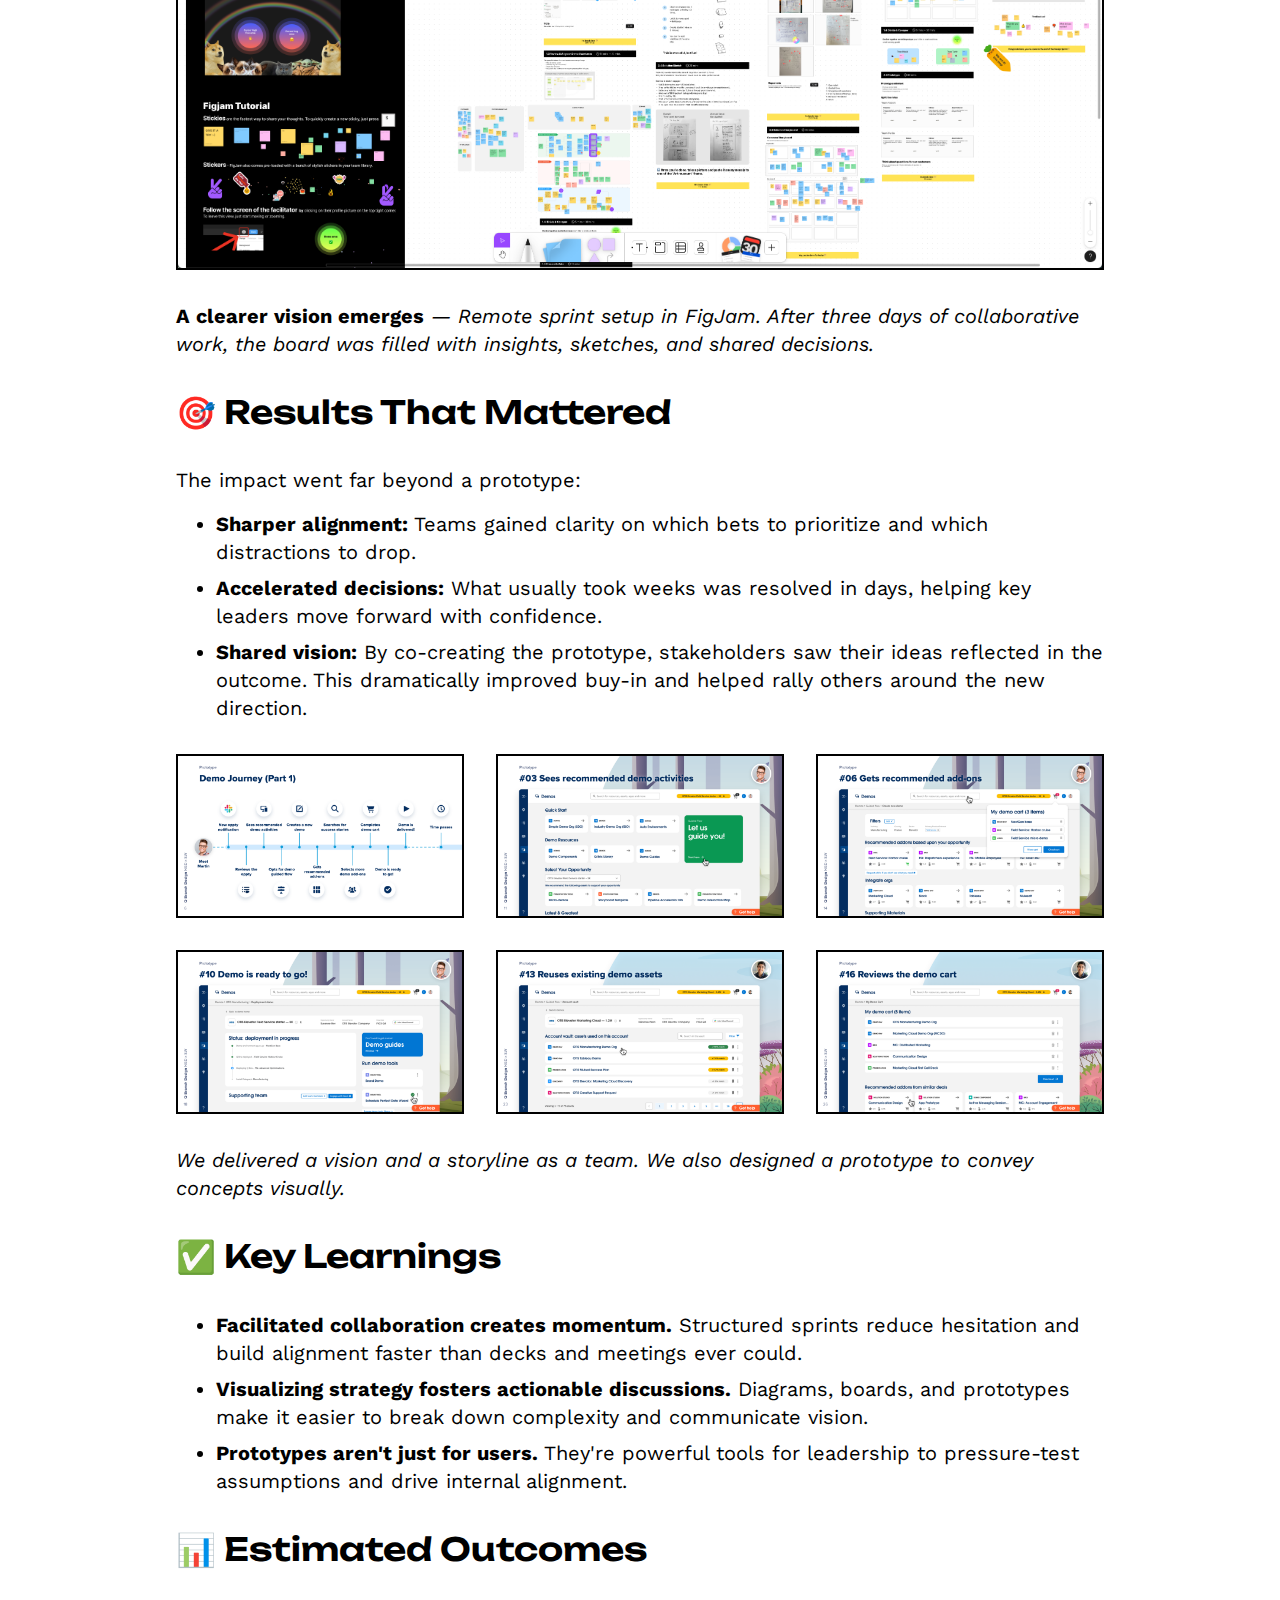
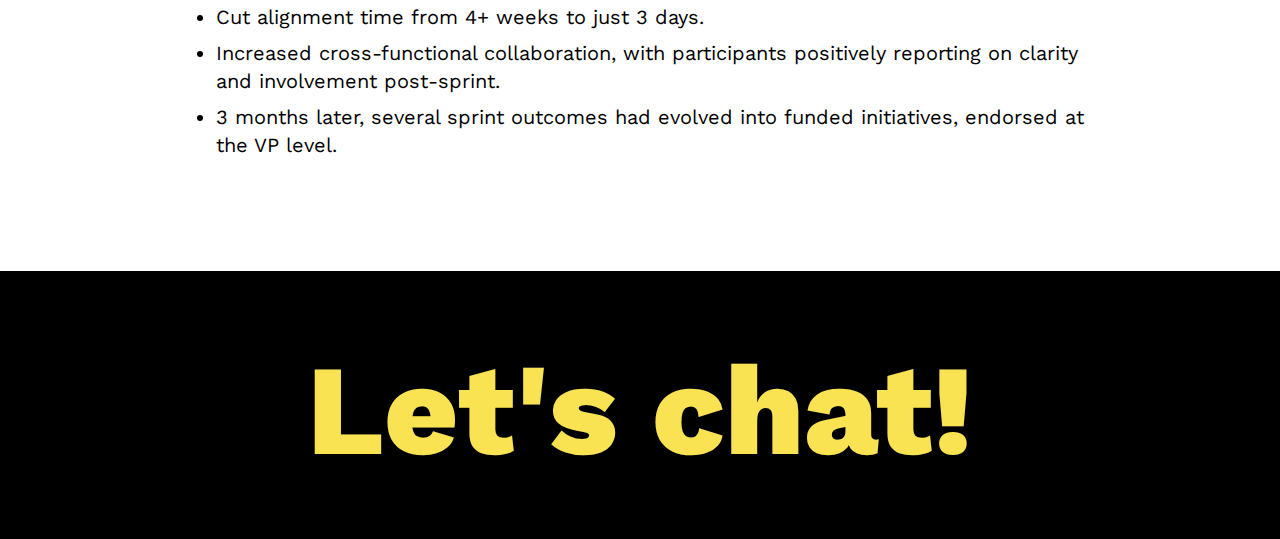
<file: work/lead-strategic-transformation-with-design-thinking.html>
<!DOCTYPE html>
<html lang="en">
<head>
  <meta charset="UTF-8" />
  <title>Pascal Mercier</title>
  <meta name="viewport" content="width=device-width,initial-scale=1" />
  <meta name="description" content="" />
  <link href="https://cdn.jsdelivr.net/npm/modern-normalize@v3.0.1/modern-normalize.min.css" rel="stylesheet">
  <link rel="preconnect" href="https://fonts.googleapis.com">
  <link rel="preconnect" href="https://fonts.gstatic.com" crossorigin>
<link href="https://fonts.googleapis.com/css2?family=Onest:wght@100..900&family=Unbounded:wght@200..900&family=Work+Sans:ital,wght@0,100..900;1,100..900&display=swap" rel="stylesheet">
  <link rel="stylesheet" type="text/css" href="../stylesheet/common.css" />
  <link rel="stylesheet" type="text/css" href="../stylesheet/case-study.css" />
  <link rel="icon" href="favicon.png">
  <!-- Google tag (gtag.js) -->
	<script async src="https://www.googletagmanager.com/gtag/js?id=G-QPB9NPQLSD"></script>
	<script>
		window.dataLayer = window.dataLayer || [];
		function gtag(){dataLayer.push(arguments);}
		gtag('js', new Date());

		gtag('config', 'G-QPB9NPQLSD');
	</script>
</head>
<body>
  <nav class="nav" id="nav">
    <a href="/" class="logo">Pascal Mercier</a>
    <section class="menu">
      <a href="../Pascal-Mercier_resume_2025.pdf" target="_blank" class="nav-item">Download my resume</a>
			<a href="https://www.linkedin.com/in/mercierpascal/" target="_blank" class="nav-item">Join me on LinkedIn</a>
			<a href="javascript:void(0);" id="menu-toggle" onclick="togglemenu()">
				<div class="menu-toggle__bar1"></div>
				<div class="menu-toggle__bar2"></div>
				<div class="menu-toggle__bar3"></div>
			</a>
		</section>
  </nav>
  <a href="javascript:backDomainAware();" class="button back-button"></a>

	<section id="content">
		<h1>Reframing Strategy with Sticky Notes and Sharp Thinking</h1>
		<p><strong>Bringing clarity, alignment, and velocity to a strategic transformation through collaborative design.</strong></p>
		<p>What happens when a major enterprise needs to pivot quickly but struggles to align its leadership team? You roll up your sleeves and guide them through a three-day remote sprint. I helped a cross-functional group make decisions faster, identify shared priorities, and translate strategy into tangible next steps.</p>

		<h2>💡 The Backdrop</h2>
		<p>Leadership had big ambitions. Their goal? Shift the organization from a reactive, siloed structure toward an experience-led, product-driven model. But between competing priorities, fragmented communication, and ambiguous goals, they were spinning in circles.</p>
		<p>That's where I came in.</p>

		<h2>🧭 A Different Kind of Design Sprint</h2>
		<p>The traditional playbook wouldn't cut it. Instead, we designed a collaborative remote sprint tailored for a dozen leaders spread across teams and time zones. My role was to co-facilitate the sprint and lead the design work throughout the week.</p>
		<h3>Day-by-Day Breakdown</h3>
		<p><strong>Day 1:</strong> We clarified the challenge, mapped the system, and surfaced the biggest blockers.</p>
		<p><strong>Day 2:</strong> Using How Might We statements, we reframed challenges into opportunities, sketched ideas, and voted on high-potential directions.</p>
		<p><strong>Day 3:</strong> We transformed a pile of sticky notes and sketches into a shared strategic narrative, wrapped in a visual prototype.</p>
		<img src="../img/work/design-sprint_board.png" alt="Demo Components homepage" class="screenshot desktop"/>
		<span class="figure-legend"><strong>A clearer vision emerges</strong> — Remote sprint setup in FigJam. After three days of collaborative work, the board was filled with insights, sketches, and shared decisions.</span>

		<h2>🎯 Results That Mattered</h2>
		<p>The impact went far beyond a prototype:</p>
		<ul class="p-list">
		  <li><strong>Sharper alignment:</strong> Teams gained clarity on which bets to prioritize and which distractions to drop.</li>
			<li><strong>Accelerated decisions:</strong> What usually took weeks was resolved in days, helping key leaders move forward with confidence.</li>
			<li><strong>Shared vision:</strong> By co-creating the prototype, stakeholders saw their ideas reflected in the outcome. This dramatically improved buy-in and helped rally others around the new direction.</li>
		</ul>

		<div class="screenshots">
			<img src="../img/work/slide_01.png" alt="Storyline that came out of the design sprint" class="screenshot"/>
			<img src="../img/work/slide_02.png" alt="Demo creator guided experience" class="screenshot"/>
			<img src="../img/work/slide_03.png" alt="Recommended addons to demo environment" class="screenshot"/>
			<img src="../img/work/slide_04.png" alt="Demo deployment in progress" class="screenshot"/>
			<img src="../img/work/slide_05.png" alt="Demo assets to reuse" class="screenshot"/>
			<img src="../img/work/slide_06.png" alt="Demo assets shopping cart concept" class="screenshot"/>
		</div>
		<span class="figure-legend">We delivered a vision and a storyline as a team. We also designed a prototype to convey concepts visually.</span>

		<h2>✅ Key Learnings</h2>
		<ul class="p-list">
      <li><strong>Facilitated collaboration creates momentum.</strong> Structured sprints reduce hesitation and build alignment faster than decks and meetings ever could.</li>
      <li><strong>Visualizing strategy fosters actionable discussions.</strong> Diagrams, boards, and prototypes make it easier to break down complexity and communicate vision.</li>
      <li><strong>Prototypes aren't just for users.</strong> They're powerful tools for leadership to pressure-test assumptions and drive internal alignment.</li>
    </ul>

    <h2>📊 Estimated Outcomes</h2>
		<ul class="p-list">
      <li>Cut alignment time from 4+ weeks to just 3 days.</li>
      <li>Increased cross-functional collaboration, with participants positively reporting on clarity and involvement post-sprint.</li>
      <li>3 months later, several sprint outcomes had evolved into funded initiatives, endorsed at the VP level.</li>
    </ul>
	</section>

	<footer id="page-footer">
	  <span class="tooltip hidden">"mercier.pas@gmail.com" copied to clipboard!</span>
		<a href="mailto:mercier.pas@gmail.com" onclick="copyemail(event)">Let's chat!</a>
  </footer>


	<!--[if IE]><div style="width: 100%; position: fixed; z-index: 1000; bottom: 0; left: 0; background: lightgray;"><p>Outdated browser dectected. Please use a modern browser for a better browsing experience.</p><div onClick="parentNode.remove()">Close [X]</div></div><![endif]-->

  <script type="text/javascript" src="../scripts/common.js"></script>
	<script type="text/javascript" src="../scripts/image-viewer.js"></script>
	<script type="text/javascript" src="../scripts/work.js"></script>
</body>
</html>
</file>
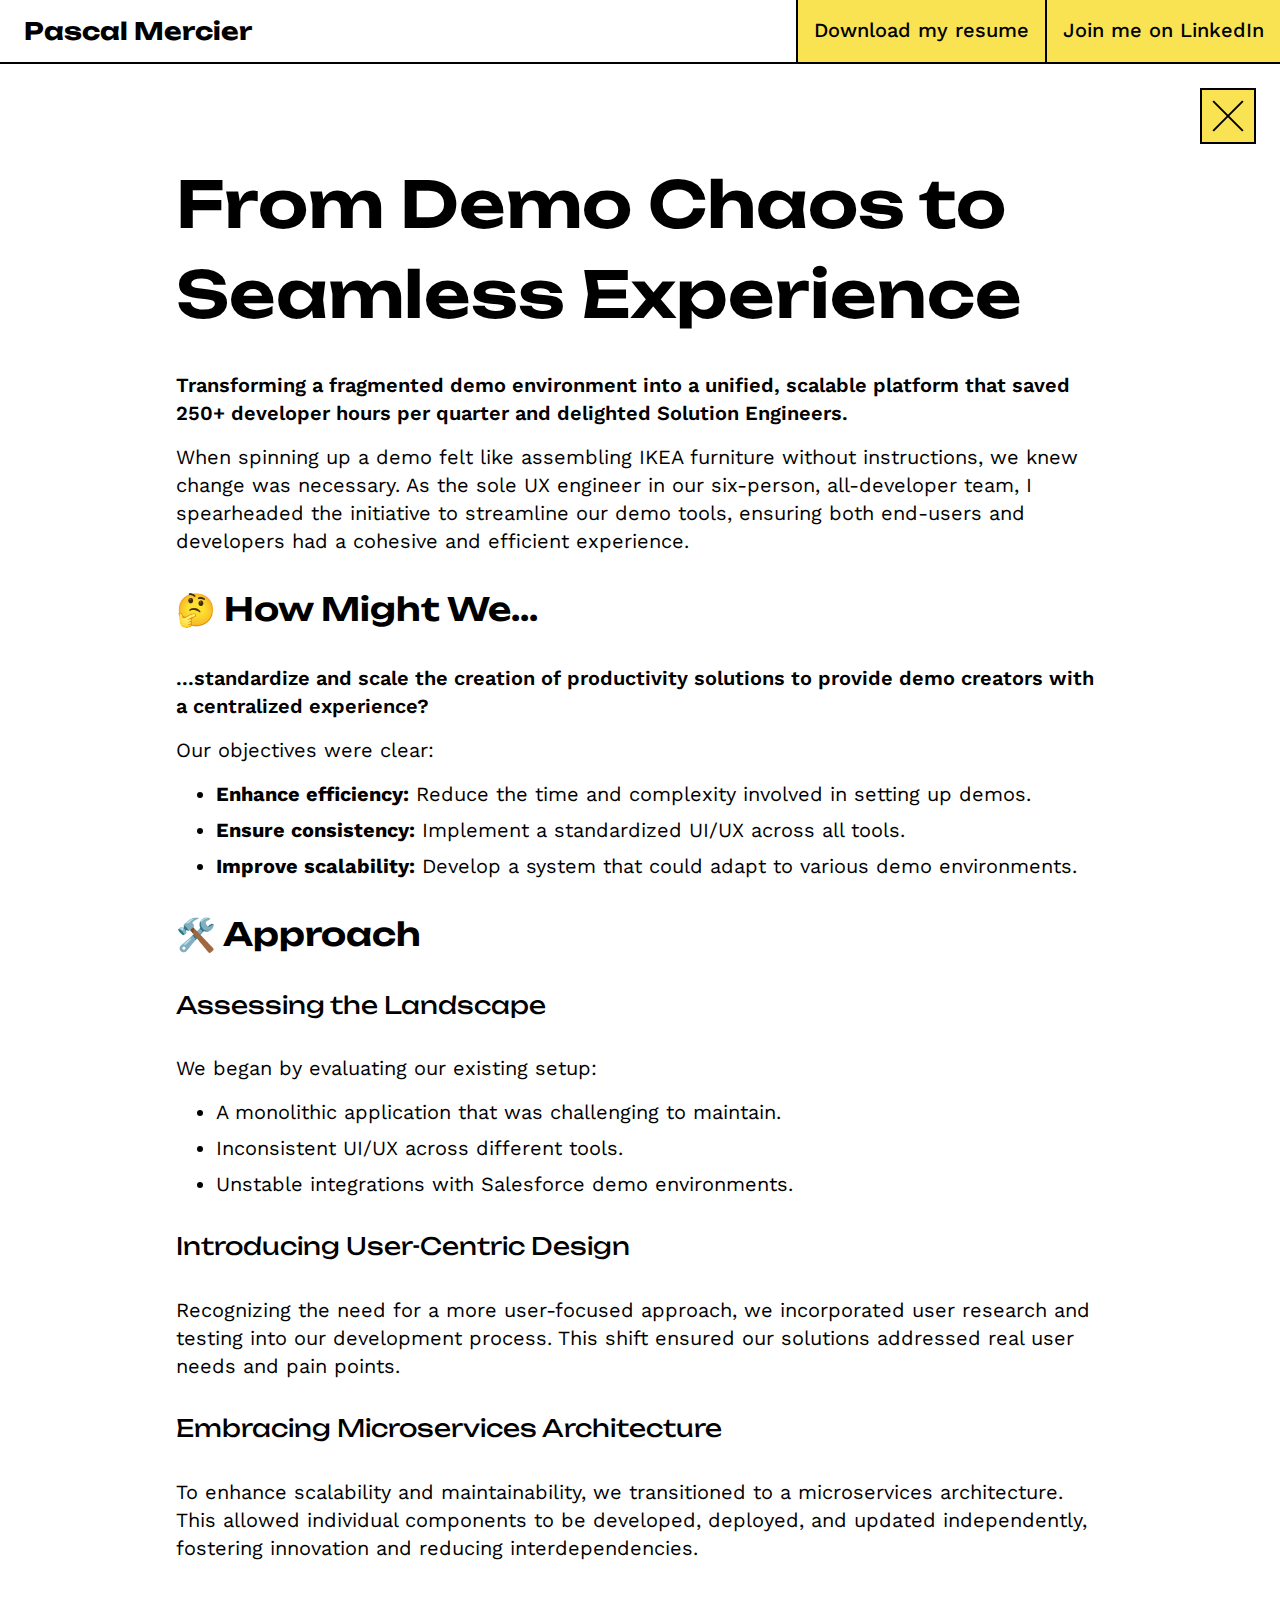
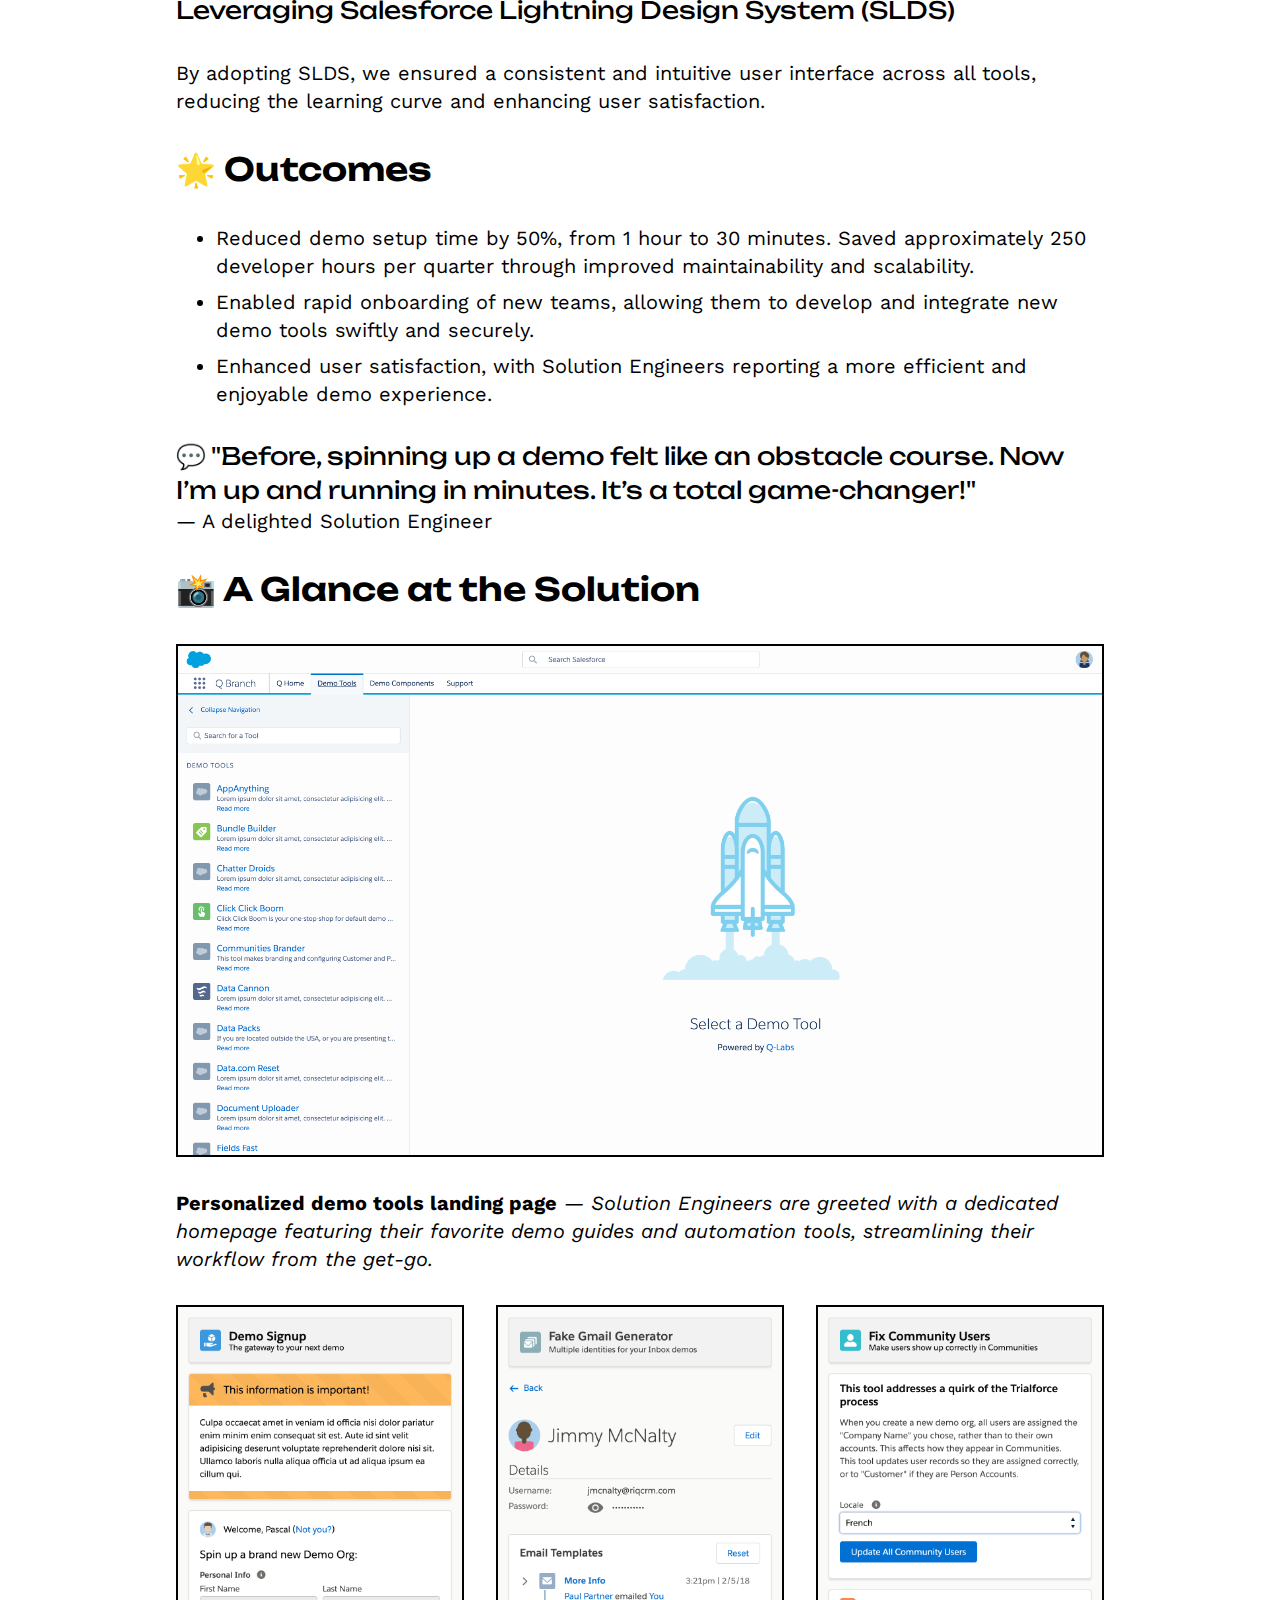
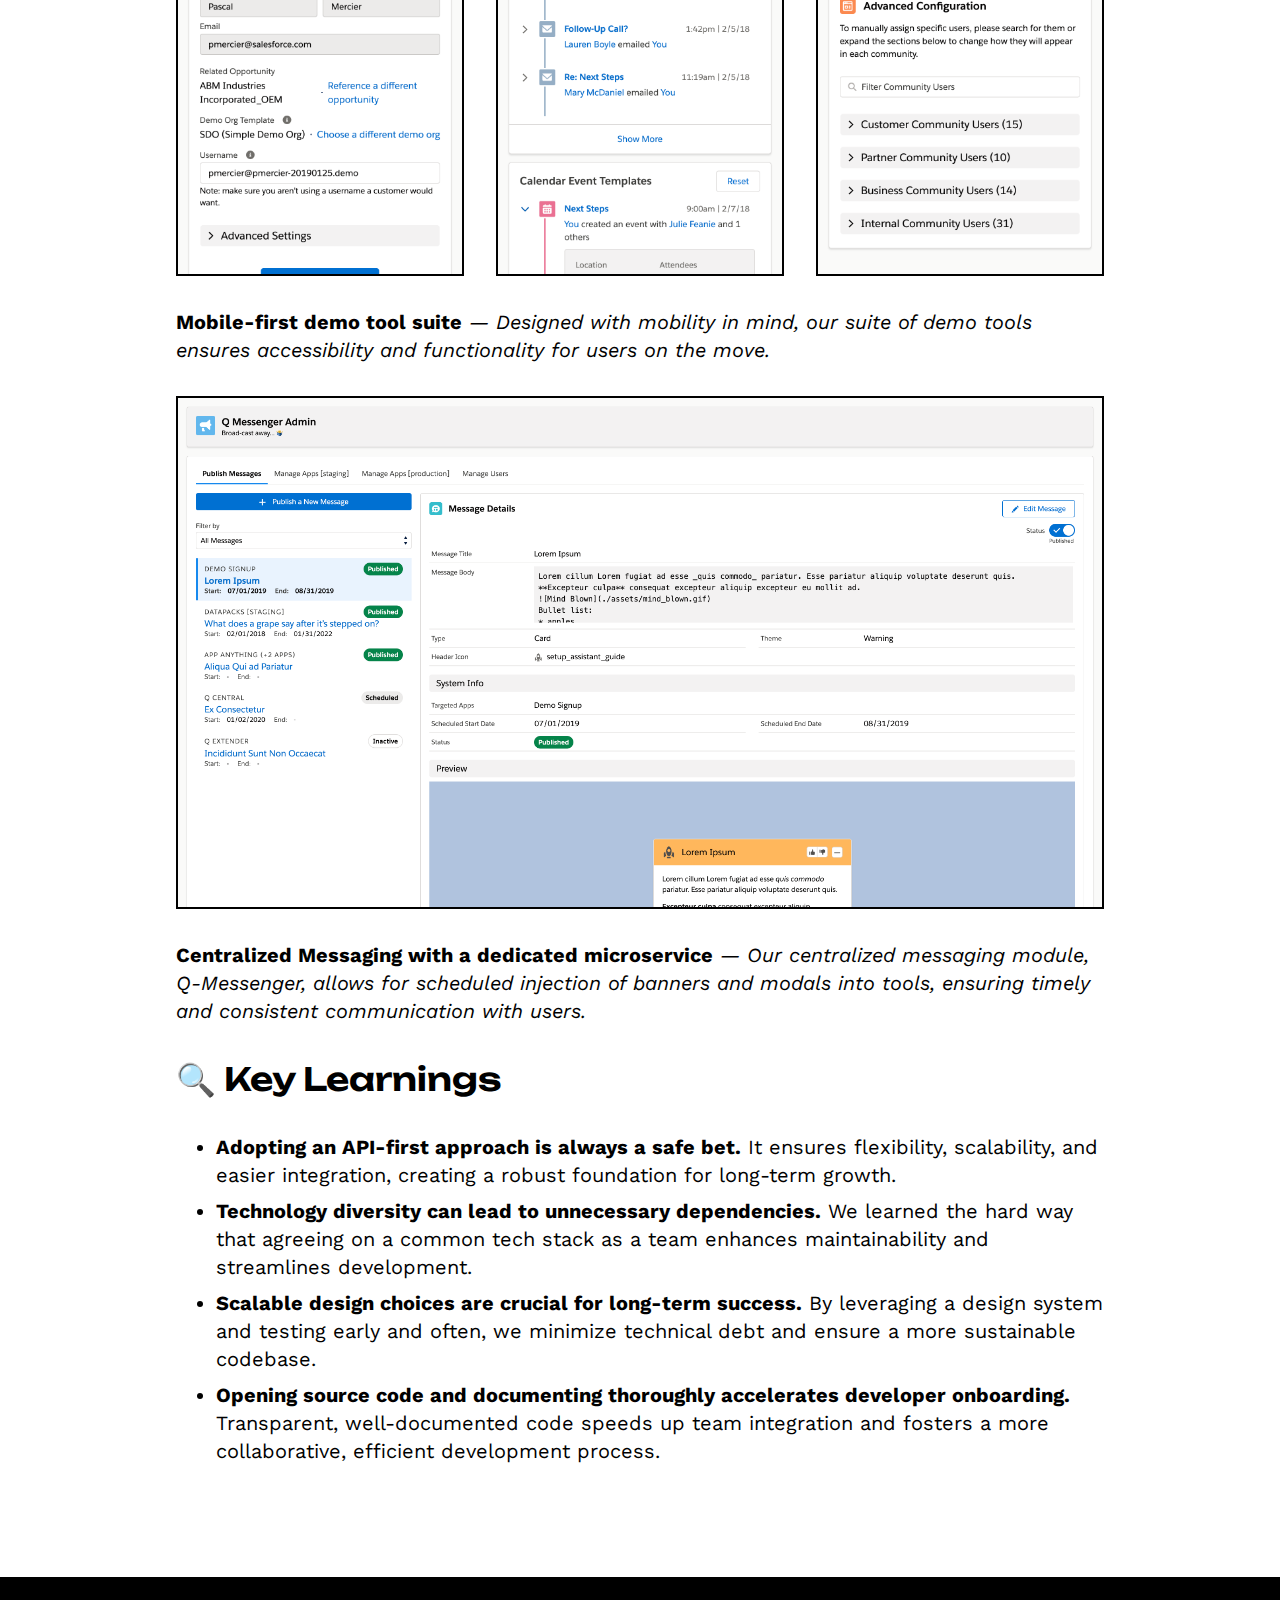
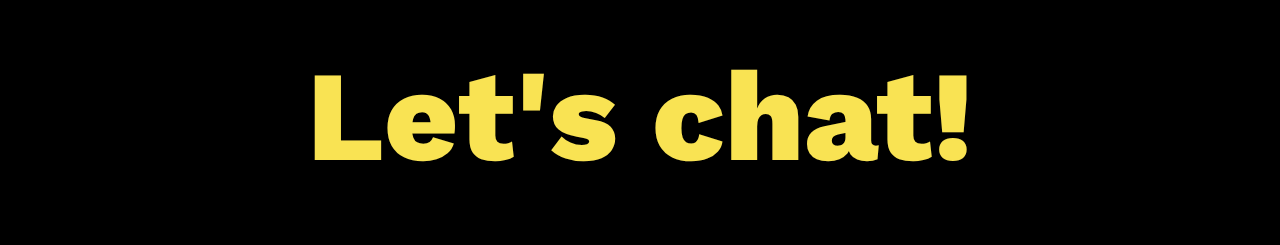
<file: work/streamline-end-users-and-developers-experience.html>
<!DOCTYPE html>
<html lang="en">
<head>
  <meta charset="UTF-8" />
  <title>Pascal Mercier</title>
  <meta name="viewport" content="width=device-width,initial-scale=1" />
  <meta name="description" content="" />
  <link href="https://cdn.jsdelivr.net/npm/modern-normalize@v3.0.1/modern-normalize.min.css" rel="stylesheet">
  <link rel="preconnect" href="https://fonts.googleapis.com">
  <link rel="preconnect" href="https://fonts.gstatic.com" crossorigin>
<link href="https://fonts.googleapis.com/css2?family=Onest:wght@100..900&family=Unbounded:wght@200..900&family=Work+Sans:ital,wght@0,100..900;1,100..900&display=swap" rel="stylesheet">
  <link rel="stylesheet" type="text/css" href="../stylesheet/common.css" />
  <link rel="stylesheet" type="text/css" href="../stylesheet/case-study.css" />
  <link rel="icon" href="favicon.png">
  <!-- Google tag (gtag.js) -->
	<script async src="https://www.googletagmanager.com/gtag/js?id=G-QPB9NPQLSD"></script>
	<script>
		window.dataLayer = window.dataLayer || [];
		function gtag(){dataLayer.push(arguments);}
		gtag('js', new Date());

		gtag('config', 'G-QPB9NPQLSD');
	</script>
</head>
<body>
  <nav class="nav" id="nav">
    <a href="/" class="logo">Pascal Mercier</a>
    <section class="menu">
      <a href="../Pascal-Mercier_resume_2025.pdf" target="_blank" class="nav-item">Download my resume</a>
			<a href="https://www.linkedin.com/in/mercierpascal/" target="_blank" class="nav-item">Join me on LinkedIn</a>
			<a href="javascript:void(0);" id="menu-toggle" onclick="togglemenu()">
				<div class="menu-toggle__bar1"></div>
				<div class="menu-toggle__bar2"></div>
				<div class="menu-toggle__bar3"></div>
			</a>
		</section>
  </nav>
  <a href="javascript:backDomainAware();" class="button back-button"></a>

	<section id="content">
	  <h1>From Demo Chaos to Seamless Experience</h1>
		<p><strong>Transforming a fragmented demo environment into a unified, scalable platform that saved 250+ developer hours per quarter and delighted Solution Engineers.</strong></p>
		<p>When spinning up a demo felt like assembling IKEA furniture without instructions, we knew change was necessary. As the sole UX engineer in our six-person, all-developer team, I spearheaded the initiative to streamline our demo tools, ensuring both end-users and developers had a cohesive and efficient experience.</p>

		<h2>🤔 How Might We...</h2>
		<p><strong>...standardize and scale the creation of productivity solutions to provide demo creators with a centralized experience?</strong></p>
		<p>Our objectives were clear:</p>
		<ul class="p-list">
		  <li><strong>Enhance efficiency:</strong> Reduce the time and complexity involved in setting up demos.</li>
		  <li><strong>Ensure consistency:</strong> Implement a standardized UI/UX across all tools.</li>
      <li><strong>Improve scalability:</strong> Develop a system that could adapt to various demo environments.</li>
		</ul>

		<h2>🛠️ Approach</h2>
		<h3>Assessing the Landscape</h3>
		<p>We began by evaluating our existing setup:</p>
		<ul class="p-list">
		  <li>A monolithic application that was challenging to maintain.</i>
			<li>Inconsistent UI/UX across different tools.</li>
			<li>Unstable integrations with Salesforce demo environments.</li>
		</ul>
	  <h3>Introducing User-Centric Design</h3>
		<p>Recognizing the need for a more user-focused approach, we incorporated user research and testing into our development process. This shift ensured our solutions addressed real user needs and pain points.</p>
		<h3>Embracing Microservices Architecture</h3>
		<p>To enhance scalability and maintainability, we transitioned to a microservices architecture. This allowed individual components to be developed, deployed, and updated independently, fostering innovation and reducing interdependencies.</p>
		<h3>Leveraging Salesforce Lightning Design System (SLDS)</h3>
		<p>By adopting SLDS, we ensured a consistent and intuitive user interface across all tools, reducing the learning curve and enhancing user satisfaction.</p>

		<h2>🌟 Outcomes</h2>
		<ul class="p-list">
		  <li>Reduced demo setup time by 50%, from 1 hour to 30 minutes.
Saved approximately 250 developer hours per quarter through improved maintainability and scalability.</li>
			<li>Enabled rapid onboarding of new teams, allowing them to develop and integrate new demo tools swiftly and securely.</li>
			<li>Enhanced user satisfaction, with Solution Engineers reporting a more efficient and enjoyable demo experience.</li>
		</ul>

		<p><span class="quote">💬 "Before, spinning up a demo felt like an obstacle course. Now I’m up and running in minutes. It’s a total game-changer!"</span>— A delighted Solution Engineer</p>

		<h2>📸 A Glance at the Solution</h2>
		<img src="../img/work/demo-tools.png" alt="Q Tools landing page in Q Home" class="screenshot desktop"/>
		<span class="figure-legend"><strong>Personalized demo tools landing page</strong> — Solution Engineers are greeted with a dedicated homepage featuring their favorite demo guides and automation tools, streamlining their workflow from the get-go.</span>

		<div class="screenshots">
			<img src="../img/work/demo-signup_mobile.png" alt="Spin up a new demo instance from a click of a button." class="screenshot mobile"/>
			<img src="../img/work/fake-gmail-generator_mobile.png" alt="Generate Gmail account on demand and populate it with seed centent." class="screenshot mobile"/>
			<img src="../img/work/fix-community-users_mobile.png" alt="Community users come out broken from demo org duplication. This app fixes those records." class="screenshot mobile"/>
		</div>
		<span class="figure-legend"><strong>Mobile-first demo tool suite</strong> — Designed with mobility in mind, our suite of demo tools ensures accessibility and functionality for users on the move.</span>

		<img src="../img/work/q-messenger-admin.png" alt="Q Messenger admin app for developers" class="screenshot desktop"/>
		<span class="figure-legend"><strong>Centralized Messaging with a dedicated microservice</strong> — Our centralized messaging module, Q-Messenger, allows for scheduled injection of banners and modals into tools, ensuring timely and consistent communication with users.</span>

		<h2>🔍 Key Learnings</h2>
		<ul class="p-list">
		  <li><strong>Adopting an API-first approach is always a safe bet.</strong> It ensures flexibility, scalability, and easier integration, creating a robust foundation for long-term growth.</li>
			<li><strong>Technology diversity can lead to unnecessary dependencies.</strong> We learned the hard way that agreeing on a common tech stack as a team enhances maintainability and streamlines development.</li>
			<li><strong>Scalable design choices are crucial for long-term success.</strong> By leveraging a design system and testing early and often, we minimize technical debt and ensure a more sustainable codebase.</li>
			<li><strong>Opening source code and documenting thoroughly accelerates developer onboarding.</strong> Transparent, well-documented code speeds up team integration and fosters a more collaborative, efficient development process.</li>
		</ul>
	</section>

	<footer id="page-footer">
	  <span class="tooltip hidden">"mercier.pas@gmail.com" copied to clipboard!</span>
		<a href="mailto:mercier.pas@gmail.com" onclick="copyemail(event)">Let's chat!</a>
  </footer>

	<!--[if IE]><div style="width: 100%; position: fixed; z-index: 1000; bottom: 0; left: 0; background: lightgray;"><p>Outdated browser dectected. Please use a modern browser for a better browsing experience.</p><div onClick="parentNode.remove()">Close [X]</div></div><![endif]-->

  <script type="text/javascript" src="../scripts/common.js"></script>
	<script type="text/javascript" src="../scripts/image-viewer.js"></script>
	<script type="text/javascript" src="../scripts/work.js"></script>
</body>
</html>
</file>
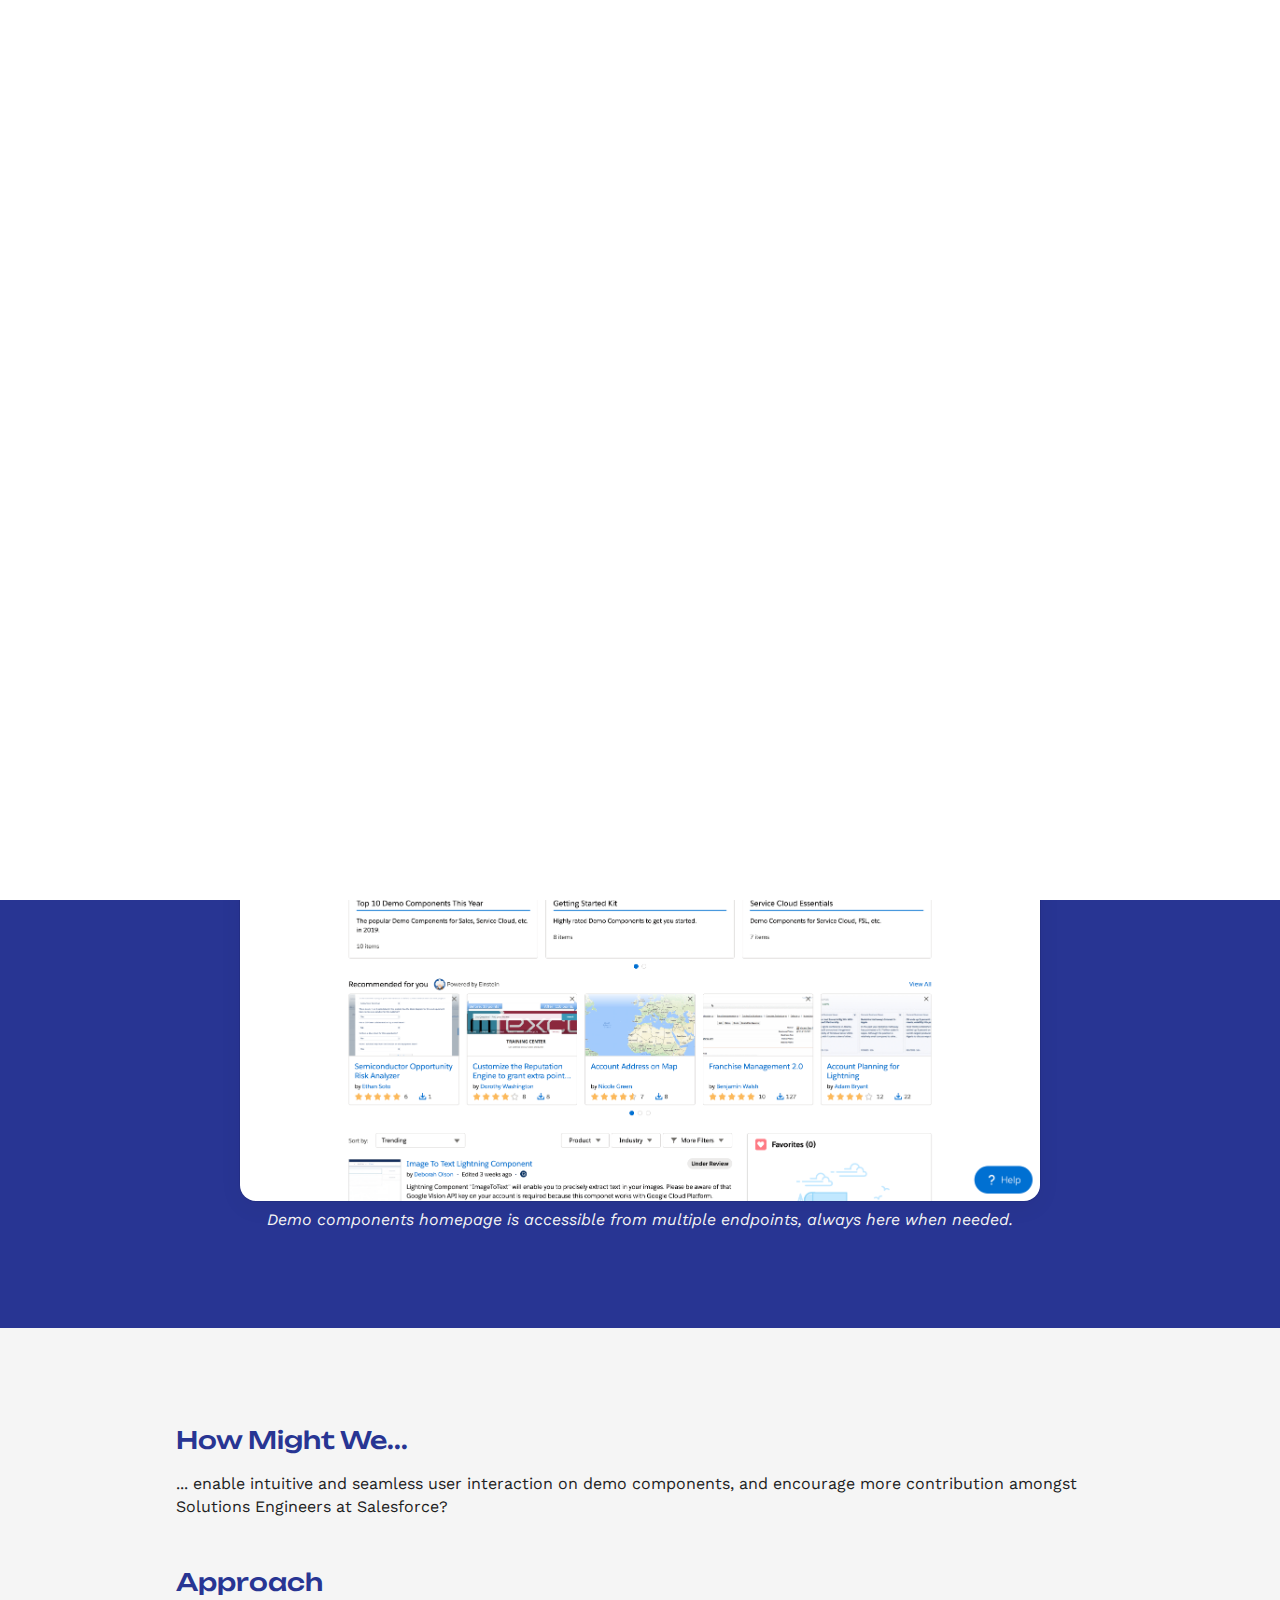
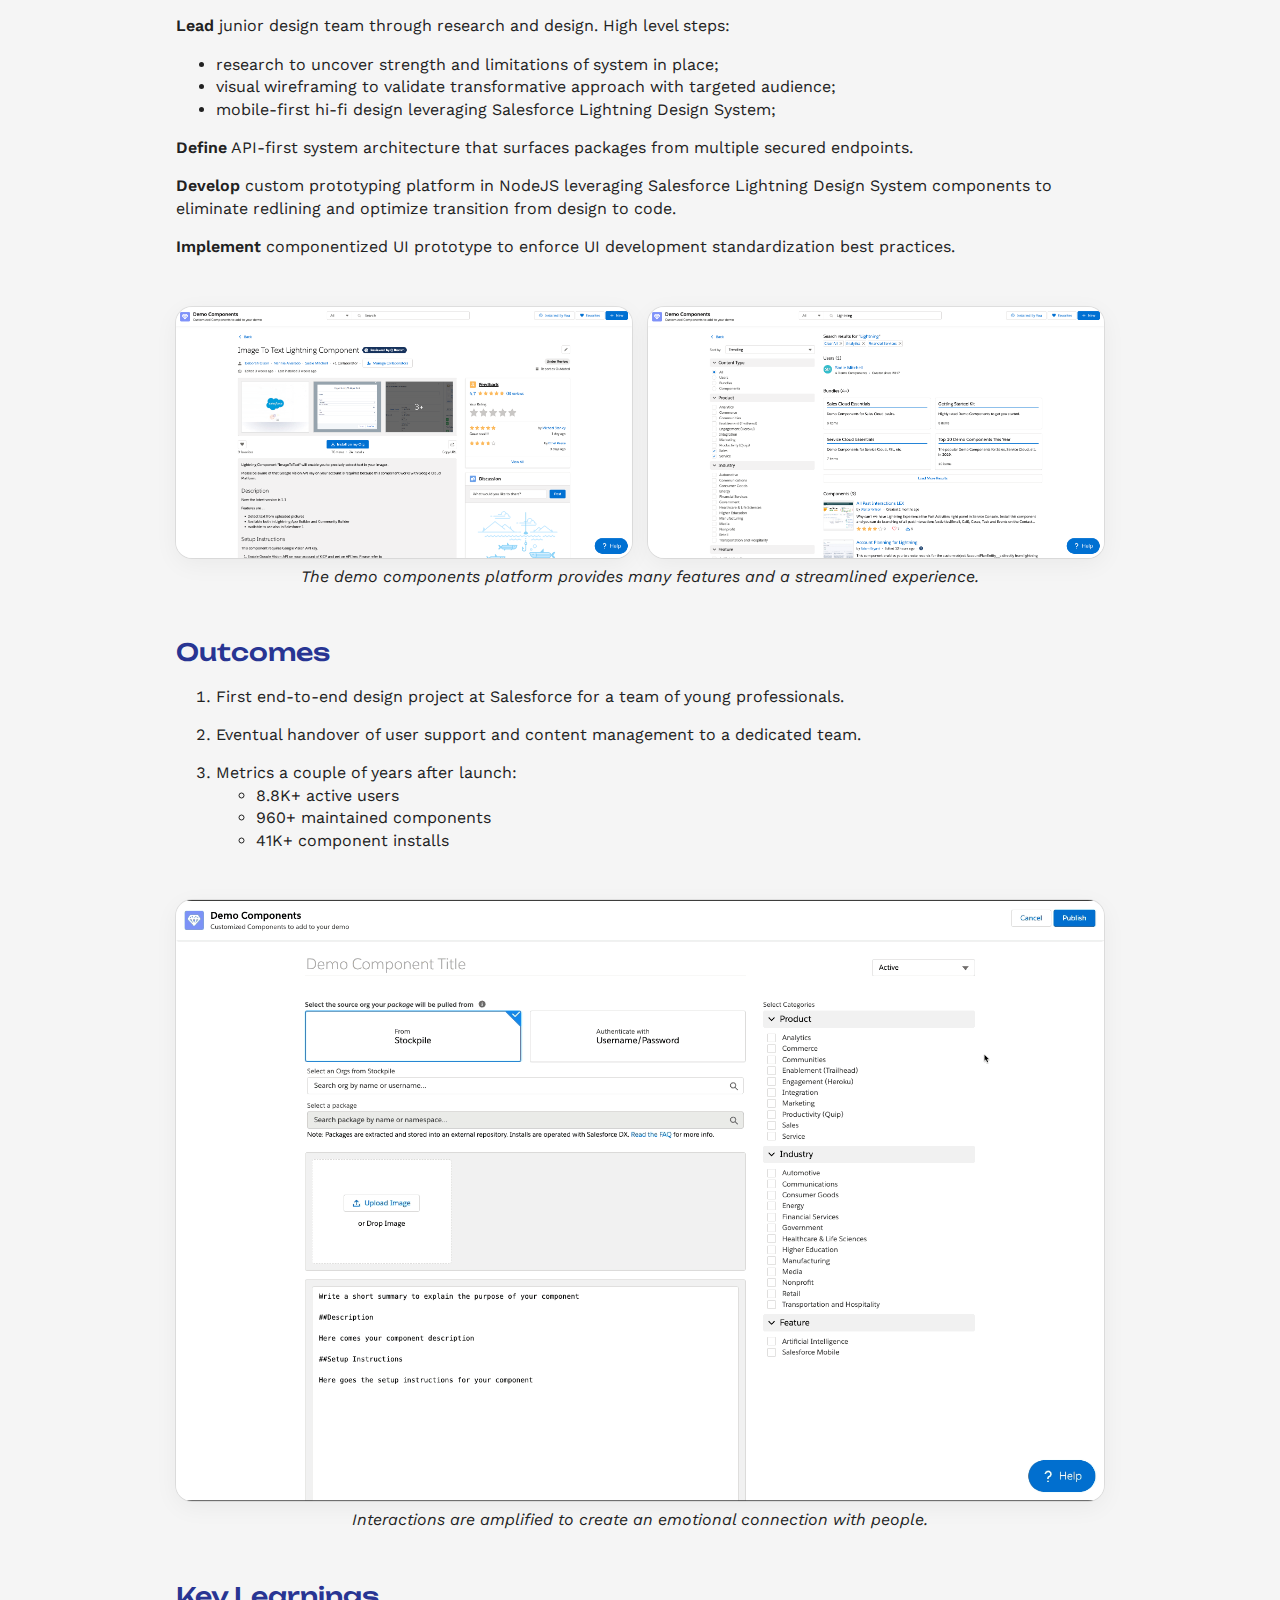
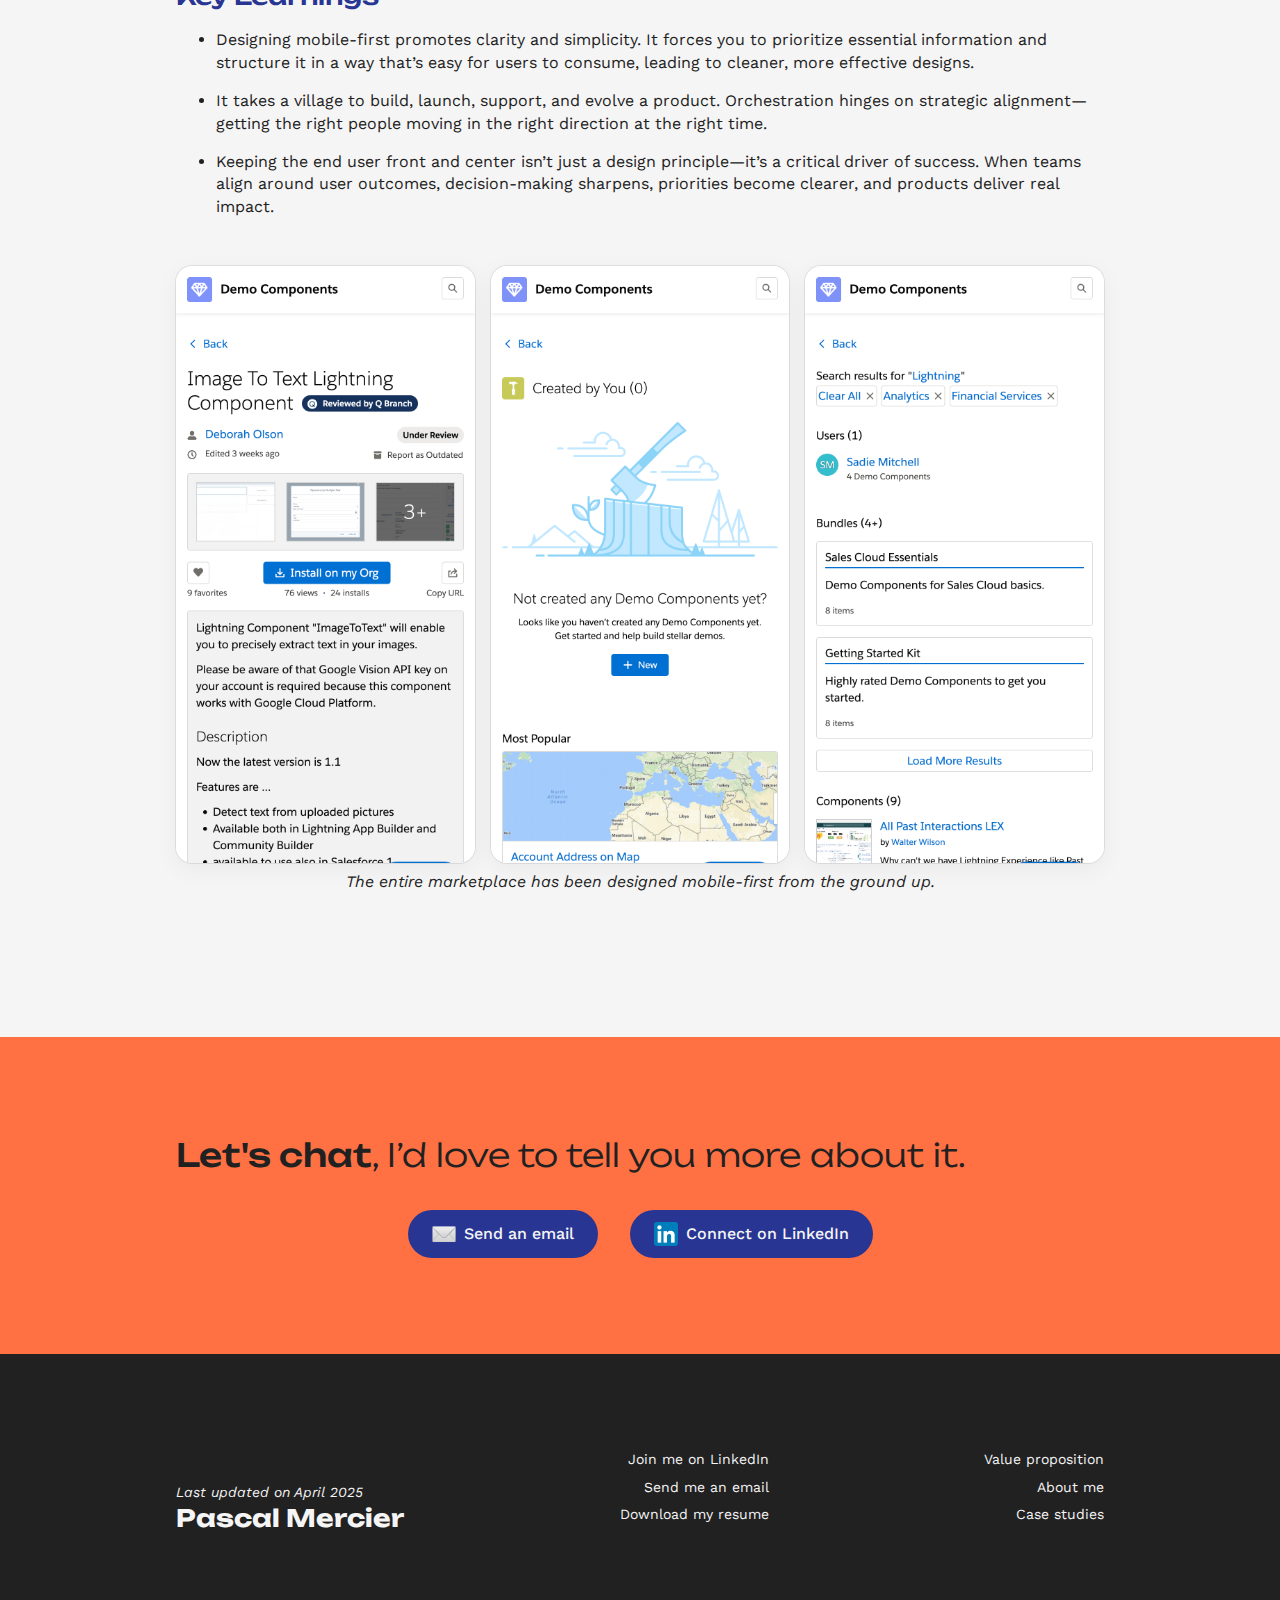
<file: 2025/work/create-a-community-driven-platform.html>
<!DOCTYPE html>
<html lang="en">
<head>
  <meta charset="UTF-8" />
  <title>Pascal Mercier</title>
  <meta name="viewport" content="width=device-width,initial-scale=1" />
  <meta name="description" content="" />
  <link href="https://cdn.jsdelivr.net/npm/modern-normalize@v3.0.1/modern-normalize.min.css" rel="stylesheet">
  <link rel="preconnect" href="https://fonts.googleapis.com">
  <link rel="preconnect" href="https://fonts.gstatic.com" crossorigin>
<link href="https://fonts.googleapis.com/css2?family=Onest:wght@100..900&family=Unbounded:wght@200..900&family=Work+Sans:ital,wght@0,100..900;1,100..900&display=swap" rel="stylesheet">
  <link rel="stylesheet" type="text/css" href="../stylesheet/common.css" />
  <link rel="stylesheet" type="text/css" href="../stylesheet/case-study.css" />
  <link rel="icon" href="favicon.png">
  <!-- Google tag (gtag.js) -->
	<script async src="https://www.googletagmanager.com/gtag/js?id=G-QPB9NPQLSD"></script>
	<script>
		window.dataLayer = window.dataLayer || [];
		function gtag(){dataLayer.push(arguments);}
		gtag('js', new Date());

		gtag('config', 'G-QPB9NPQLSD');
	</script>
</head>
<body>
  <div id="fadein"></div>
  <style>
    
  </style>
  <nav class="nav" id="nav">
    <a href="/" class="logo">Pascal Mercier</a>
    <section class="menu">
			<a href="/#value-proposition" class="nav-item" onclick="togglemenu()">Value Proposition</a>
			<a href="/#about" class="nav-item" onclick="togglemenu()">About</a>
			<a href="/#work" class="nav-item" onclick="togglemenu()">Work</a>
			<a href="javascript:void(0);" id="menu-toggle" onclick="togglemenu()">
				<div class="menu-toggle__bar1"></div>
				<div class="menu-toggle__bar2"></div>
				<div class="menu-toggle__bar3"></div>
			</a>
		</section>
  </nav>
	
	<section id="hero-section">
		<div class="m_bottom-m">
			<a href="/" class="button">← Back</a>
		</div>
		<h1 class="m_bottom-m">Create a Community-Driven Platform</h1>
		<div class="categories dark-bg m_bottom-m">
			<span class="category-item">UX Architecture</span>
			<span class="category-item">Leadership</span>
			<span class="category-item">Product Strategy</span>
		</div>
		<p class="hero-p">The demo components library is an internal marketplace for state-of-the-art business apps and solutions for pre-sales employees to streamline the creation of customer-facing demos of Salesforce products. I coordinated the migration and ground-up revamp of the legacy system with a global team of designers and engineers, transforming it into a dedicated AppExchange-style platform.</p>
		<p class="hero-p">Historically, demo components were created by a dedicated team of demo engineers and designers and distributed via our internal org standard interface. This initial catalog of assets was hard to navigate for end users. Technically speaking, it was difficult to maintain, challenging to measure the impact on the business. Overall, we had troubles to innovate and scale at the pace of our company.</p>
		
		<img src="../img/work/demo-components_homepage.png" alt="Demo Components homepage" class="screenshot desktop m_top-xxl"/>
		<span class="figure-legend">Demo components homepage is accessible from multiple endpoints, always here when needed.</span>
	</section>
	<section id="case-study">
		<article class="m_bottom-xl">
			<h3><strong>How Might We...</strong></h3>
			<p>... enable intuitive and seamless user interaction on demo components, and encourage more contribution amongst Solutions Engineers at Salesforce?</p>
		</article>
		<article class="m_bottom-xl">
			<h3><strong>Approach</strong></h3>
			<p><strong>Lead</strong> junior design team through research and design. High level steps:</p>
			<ul>
				<li>research to uncover strength and limitations of system in place;</li>
				<li>visual wireframing to validate transformative approach with targeted audience;</li>
				<li>mobile-first hi-fi design leveraging Salesforce Lightning Design System;</li>
			</ul>
			<p><strong>Define</strong> API-first system architecture that surfaces packages from multiple secured endpoints.</p>
			<p><strong>Develop</strong> custom prototyping platform in NodeJS leveraging Salesforce Lightning Design System components to eliminate redlining and optimize transition from design to code.</p>
			<p><strong>Implement</strong> componentized UI prototype to enforce UI development standardization best practices.</p>
		</article>
		
		<div class="screenshots">
			<img src="../img/work/demo-components_detail-page.png" alt="Demo components are described in great details." class="screenshot"/>
			<img src="../img/work/demo-components_search.png" alt="Advanced search feature" class="screenshot"/>
		</div>
		<span class="figure-legend m_bottom-xl">The demo components platform provides many features and a streamlined experience.</span>
		
		<article class="m_bottom-xl">
			<h3><strong>Outcomes</strong></h3>
			<ol class="p-list">
				<li>First end-to-end design project at Salesforce for a team of young professionals.</li>
				<li>Eventual handover of user support and content management to a dedicated team.</li>
				<li>Metrics a couple of years after launch: 
					<ul>
						<li>8.8K+ active users</li>
						<li>960+ maintained components</li>
						<li>41K+ component installs</li>
					</ul>
				</li>
			</ol>
		</article>
		
		<img src="../img/work/demo-components_celebration.gif" alt="The creation of new demo components is a celebration" class="screenshot" class="screenshot"/>
		<span class="figure-legend m_bottom-xl">Interactions are amplified to create an emotional connection with people.</span>
		
		<article class="m_bottom-xl">
			<h3><strong>Key Learnings</strong></h3>
			<ul class="p-list">
				<li>Designing mobile-first promotes clarity and simplicity. It forces you to prioritize essential information and structure it in a way that’s easy for users to consume, leading to cleaner, more effective designs.</li>
				<li>It takes a village to build, launch, support, and evolve a product. Orchestration hinges on strategic alignment—getting the right people moving in the right direction at the right time.</li>
				<li>Keeping the end user front and center isn’t just a design principle—it’s a critical driver of success. When teams align around user outcomes, decision-making sharpens, priorities become clearer, and products deliver real impact.</li>
			</ul>
		</article>
		
		<div class="screenshots">
			<img src="../img/work/demo-components_detail-page_mobile.png" alt="Demo components detail view on mobile" class="screenshot"/>
			<img src="../img/work/demo-components_created-by-you_mobile.png" alt="demo components creator's page on mobile" class="screenshot"/>
			<img src="../img/work/demo-components_search_mobile.png" alt="Demo components search page on mobile" class="screenshot"/>
		</div>
		<span class="figure-legend m_bottom-xl">The entire marketplace has been designed mobile-first from the ground up.</span>
	</section>
	
	<section id="contact">
		<h2><strong>Let's chat</strong>, I’d love to tell you more about it.</h2>
		
		<div class="social-handles m_top-l">
			<a href="mailto:mercier.pas@gmail.com" target="_blank" class="button email">Send an email</a>
			<a href="https://www.linkedin.com/in/mercierpascal/" target="_blank" class="button linkedin">Connect on LinkedIn</a>
		</div>
	</section>
	
	<footer>
		<section>
			<section class="info">
				<p>Last updated on April 2025</p>
				<div class="logo dark-bg">Pascal Mercier</div>
			</section>
			<section class="social">
				<a href="https://www.linkedin.com/in/mercierpascal/" target="_blank">Join me on LinkedIn</a>
				<a href="mailto:mercier.pas@gmail.com" target="_blank">Send me an email</a>
				<a href="./Pascal-Mercier_resume_2025.pdf" target="_blank">Download my resume</a>
			</section>
			<section class="nav-bis">
				<a href="/#value-proposition">Value proposition</a>
				<a href="/#about">About me</a>
				<a href="/#work">Case studies</a>
			</section>
		</section>
  </footer>
	
	
	<!--[if IE]><div style="width: 100%; position: fixed; z-index: 1000; bottom: 0; left: 0; background: lightgray;"><p>Outdated browser dectected. Please use a modern browser for a better browsing experience.</p><div onClick="parentNode.remove()">Close [X]</div></div><![endif]-->
  	
  <script type="text/javascript" src="../scripts/common.js"></script>
	<script type="text/javascript" src="../scripts/image-viewer.js"></script>
</body>
</html>
</file>
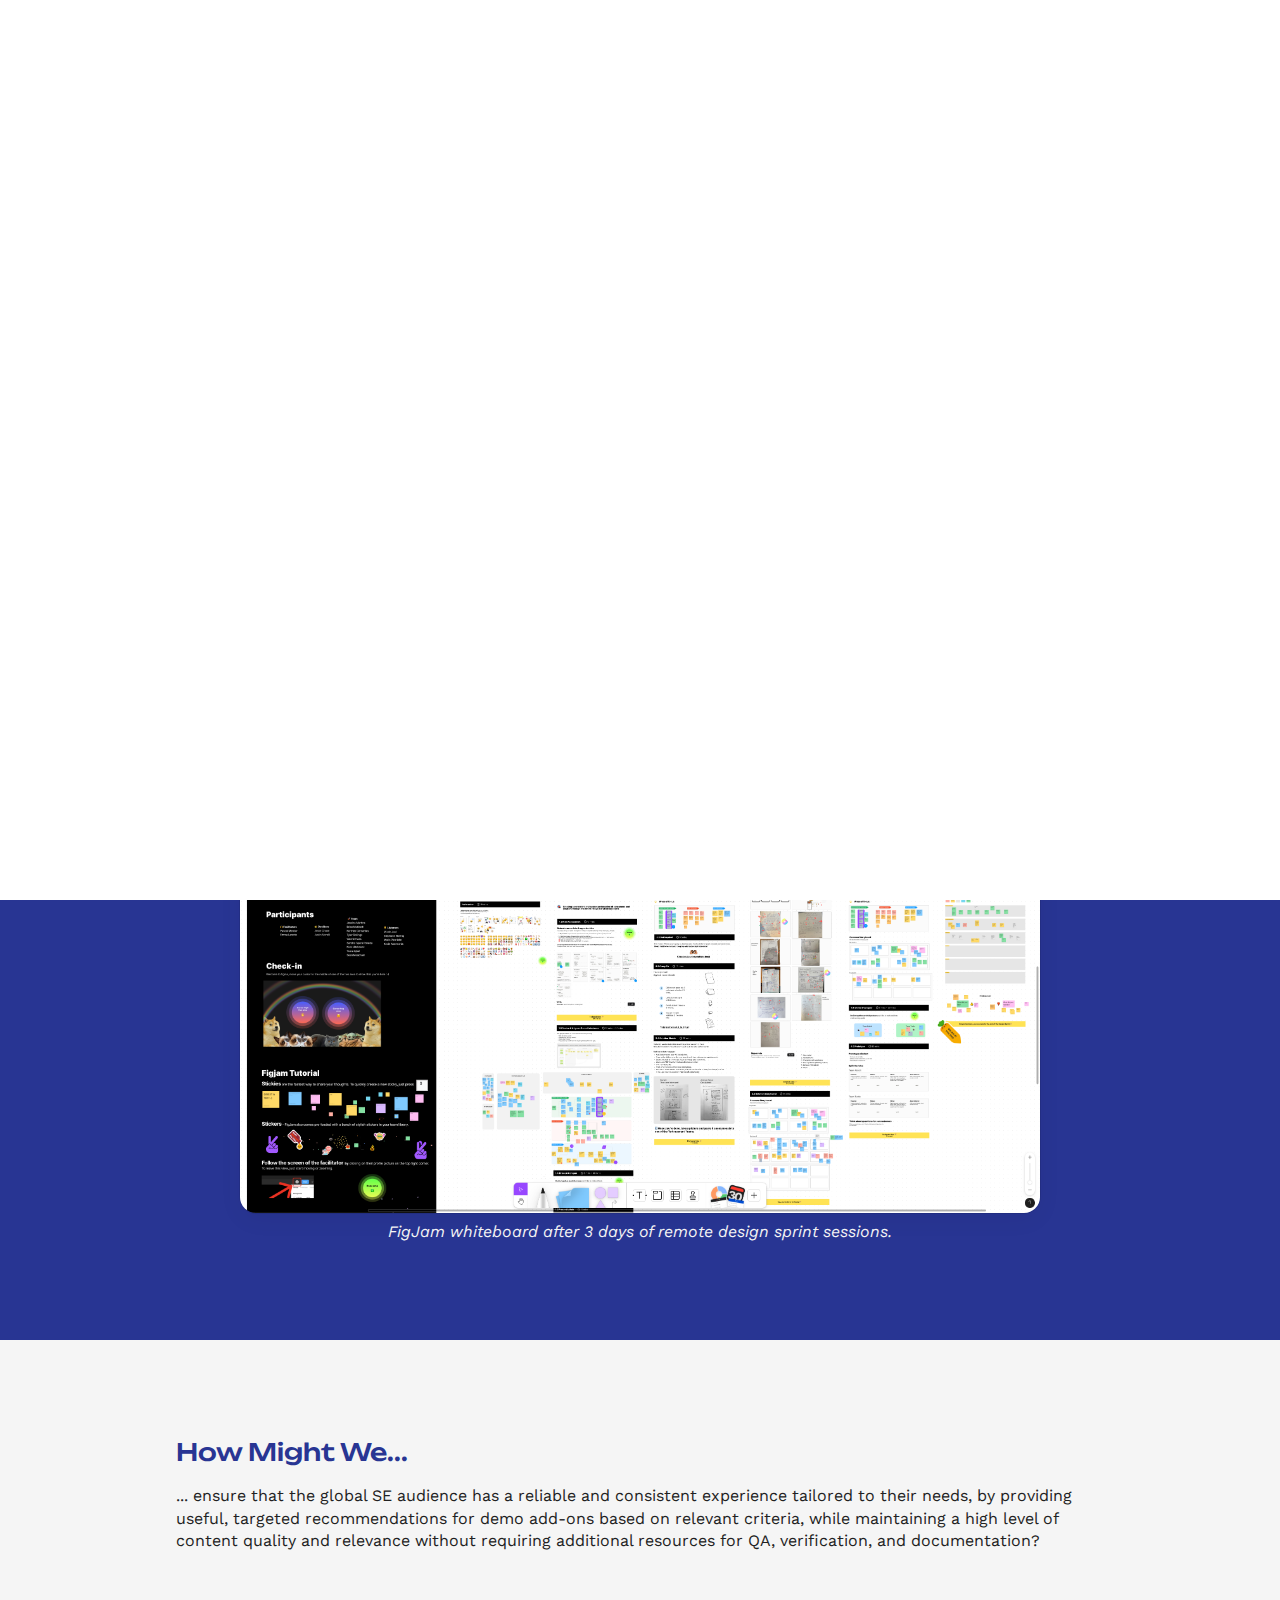
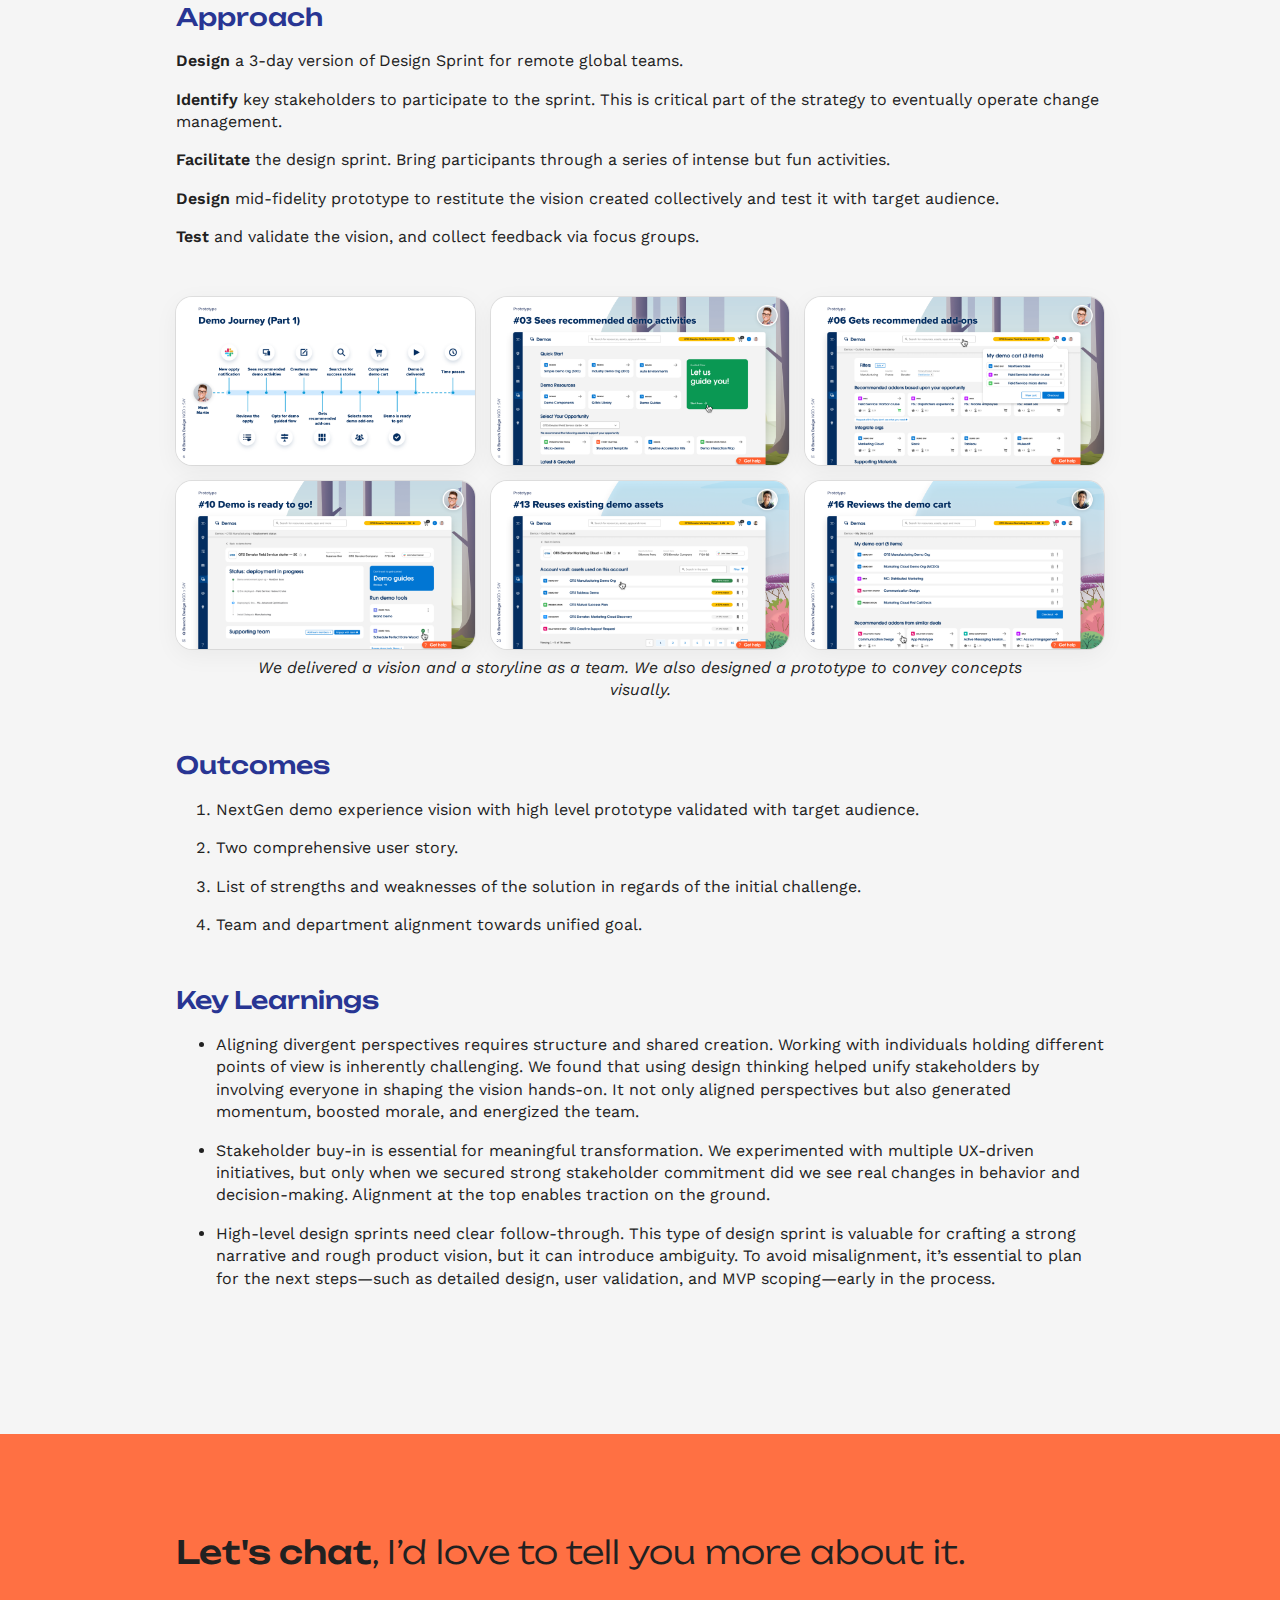
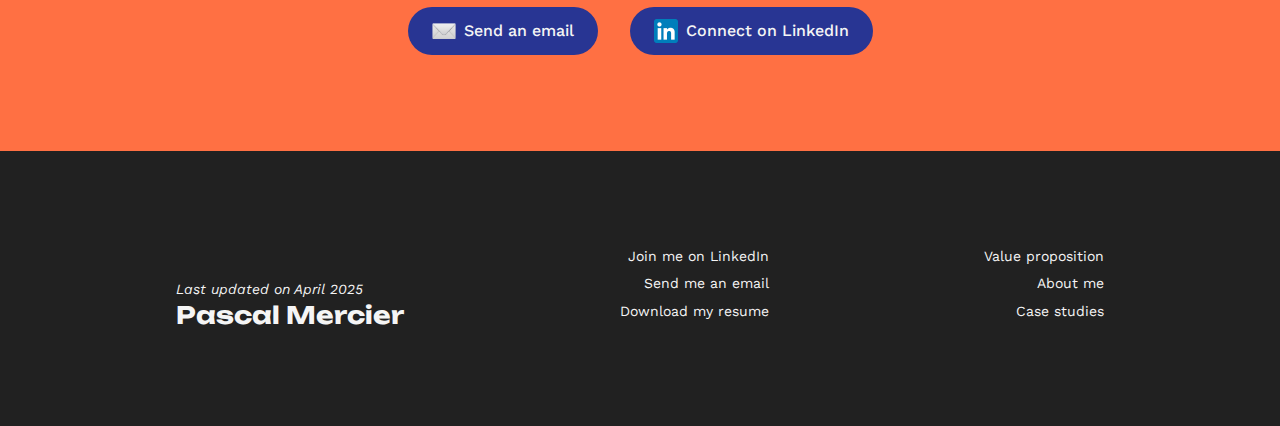
<file: 2025/work/lead-strategic-transformation-with-design-thinking.html>
<!DOCTYPE html>
<html lang="en">
<head>
  <meta charset="UTF-8" />
  <title>Pascal Mercier</title>
  <meta name="viewport" content="width=device-width,initial-scale=1" />
  <meta name="description" content="" />
  <link href="https://cdn.jsdelivr.net/npm/modern-normalize@v3.0.1/modern-normalize.min.css" rel="stylesheet">
  <link rel="preconnect" href="https://fonts.googleapis.com">
  <link rel="preconnect" href="https://fonts.gstatic.com" crossorigin>
<link href="https://fonts.googleapis.com/css2?family=Onest:wght@100..900&family=Unbounded:wght@200..900&family=Work+Sans:ital,wght@0,100..900;1,100..900&display=swap" rel="stylesheet">
  <link rel="stylesheet" type="text/css" href="../stylesheet/common.css" />
  <link rel="stylesheet" type="text/css" href="../stylesheet/case-study.css" />
  <link rel="icon" href="favicon.png">
  <!-- Google tag (gtag.js) -->
	<script async src="https://www.googletagmanager.com/gtag/js?id=G-QPB9NPQLSD"></script>
	<script>
		window.dataLayer = window.dataLayer || [];
		function gtag(){dataLayer.push(arguments);}
		gtag('js', new Date());

		gtag('config', 'G-QPB9NPQLSD');
	</script>
</head>
<body>
  <div id="fadein"></div>
  <style>
    
  </style>
  <nav class="nav" id="nav">
    <a href="/" class="logo">Pascal Mercier</a>
    <section class="menu">
			<a href="/#value-proposition" class="nav-item" onclick="togglemenu()">Value Proposition</a>
			<a href="/#about" class="nav-item" onclick="togglemenu()">About</a>
			<a href="/#work" class="nav-item" onclick="togglemenu()">Work</a>
			<a href="javascript:void(0);" id="menu-toggle" onclick="togglemenu()">
				<div class="menu-toggle__bar1"></div>
				<div class="menu-toggle__bar2"></div>
				<div class="menu-toggle__bar3"></div>
			</a>
		</section>
  </nav>
	
	<section id="hero-section">
		<div class="m_bottom-m">
			<a href="/" class="button">← Back</a>
		</div>
		<h1 class="m_bottom-m">Lead Strategic Transformation with Design Thinking</h1>
		<div class="categories dark-bg m_bottom-m">
			<span class="category-item">UX Strategy</span>
			<span class="category-item">User Research</span>
			<span class="category-item">Facilitation</span>
		</div>
		<p class="hero-p">Customer demos are part of Salesforce DNA. However, their creation requires substantial knowledge and practice that most individuals acquire over time and experience or through a fairly steep ramp up. I orchestrated a cross-functional effort that required significant stakeholder alignment and buy-in. Using a design sprint as a catalyst, we unified perspectives and ultimately drove convergence toward a shared vision and a cohesive user experience.</p>
		<p class="hero-p">The team responsible to create and maintain demo templates grown organically over the years. It quickly became multiple sub-teams, each looking after different industry specific solutions. Their processes diverged, new technologies emerged, user experience and documentation became inconsistent, impacting distribution efficiency and overall scalability. With so many challenges to solve we had to wisely chose our priorities: focus on the end-user experience and team delivery performance.</p>
		
		<img src="../img/work/design-sprint_board.png" alt="Demo Components homepage" class="screenshot desktop m_top-xxl"/>
		<span class="figure-legend">FigJam whiteboard after 3 days of remote design sprint sessions.</span>
	</section>
	<section id="case-study">
		<article class="m_bottom-xl">
			<h3><strong>How Might We...</strong></h3>
			<p>... ensure that the global SE audience has a reliable and consistent experience tailored to their needs, by providing useful, targeted recommendations for demo add-ons based on relevant criteria, while maintaining a high level of content quality and relevance without requiring additional resources for QA, verification, and documentation?</p>
		</article>
		<article class="m_bottom-xl">
			<h3><strong>Approach</strong></h3>
			<p><strong>Design</strong> a 3-day version of Design Sprint for remote global teams.</p>
			<p><strong>Identify</strong> key stakeholders to participate to the sprint. This is critical part of the strategy to eventually operate change management.</p>
			<p><strong>Facilitate</strong> the design sprint. Bring participants through a series of intense but fun activities.</p>
			<p><strong>Design</strong> mid-fidelity prototype to restitute the vision created collectively and test it with target audience.</p>
			<p><strong>Test</strong> and validate the vision, and collect feedback via focus groups.</p>
		</article>
		
		<div class="screenshots m_bottom-s">
			<img src="../img/work/slide_01.png" alt="Storyline that came out of the design sprint" class="screenshot"/>
			<img src="../img/work/slide_02.png" alt="Demo creator guided experience" class="screenshot"/>
			<img src="../img/work/slide_03.png" alt="Recommended addons to demo environment" class="screenshot"/>
		</div>
		<div class="screenshots">
			<img src="../img/work/slide_04.png" alt="Demo deployment in progress" class="screenshot"/>
			<img src="../img/work/slide_05.png" alt="Demo assets to reuse" class="screenshot"/>
			<img src="../img/work/slide_06.png" alt="Demo assets shopping cart concept" class="screenshot"/>
		</div>
		<span class="figure-legend m_bottom-xl">We delivered a vision and a storyline as a team. We also designed a prototype to convey concepts visually.</span>
		
		<article class="m_bottom-xl">
			<h3><strong>Outcomes</strong></h3>
			<ol class="p-list">
				<li>NextGen demo experience vision with high level prototype validated with target audience.</li>
				<li>Two comprehensive user story.</li>
				<li>List of strengths and weaknesses of the solution in regards of the initial challenge.</li>
				<li>Team and department alignment towards unified goal.</li>
			</ol>
		</article>
		<article class="m_bottom-xl">
			<h3><strong>Key Learnings</strong></h3>
			<ul class="p-list">
				<li>Aligning divergent perspectives requires structure and shared creation. Working with individuals holding different points of view is inherently challenging. We found that using design thinking helped unify stakeholders by involving everyone in shaping the vision hands-on. It not only aligned perspectives but also generated momentum, boosted morale, and energized the team.</li>
				<li>Stakeholder buy-in is essential for meaningful transformation. We experimented with multiple UX-driven initiatives, but only when we secured strong stakeholder commitment did we see real changes in behavior and decision-making. Alignment at the top enables traction on the ground.</li>
				<li>High-level design sprints need clear follow-through. This type of design sprint is valuable for crafting a strong narrative and rough product vision, but it can introduce ambiguity. To avoid misalignment, it’s essential to plan for the next steps—such as detailed design, user validation, and MVP scoping—early in the process.</li>
			</ul>
		</article>
	</section>
	
	<section id="contact">
		<h2><strong>Let's chat</strong>, I’d love to tell you more about it.</h2>
		
		<div class="social-handles m_top-l">
			<a href="mailto:mercier.pas@gmail.com" target="_blank" class="button email">Send an email</a>
			<a href="https://www.linkedin.com/in/mercierpascal/" target="_blank" class="button linkedin">Connect on LinkedIn</a>
		</div>
	</section>
	
	<footer>
		<section>
			<section class="info">
				<p>Last updated on April 2025</p>
				<div class="logo dark-bg">Pascal Mercier</div>
			</section>
			<section class="social">
				<a href="https://www.linkedin.com/in/mercierpascal/" target="_blank">Join me on LinkedIn</a>
				<a href="mailto:mercier.pas@gmail.com" target="_blank">Send me an email</a>
				<a href="./Pascal-Mercier_resume_2025.pdf" target="_blank">Download my resume</a>
			</section>
			<section class="nav-bis">
				<a href="/#value-proposition">Value proposition</a>
				<a href="/#about">About me</a>
				<a href="/#work">Case studies</a>
			</section>
		</section>
  </footer>
	
	
	<!--[if IE]><div style="width: 100%; position: fixed; z-index: 1000; bottom: 0; left: 0; background: lightgray;"><p>Outdated browser dectected. Please use a modern browser for a better browsing experience.</p><div onClick="parentNode.remove()">Close [X]</div></div><![endif]-->
  	
  <script type="text/javascript" src="../scripts/common.js"></script>
	<script type="text/javascript" src="../scripts/image-viewer.js"></script>
</body>
</html>
</file>
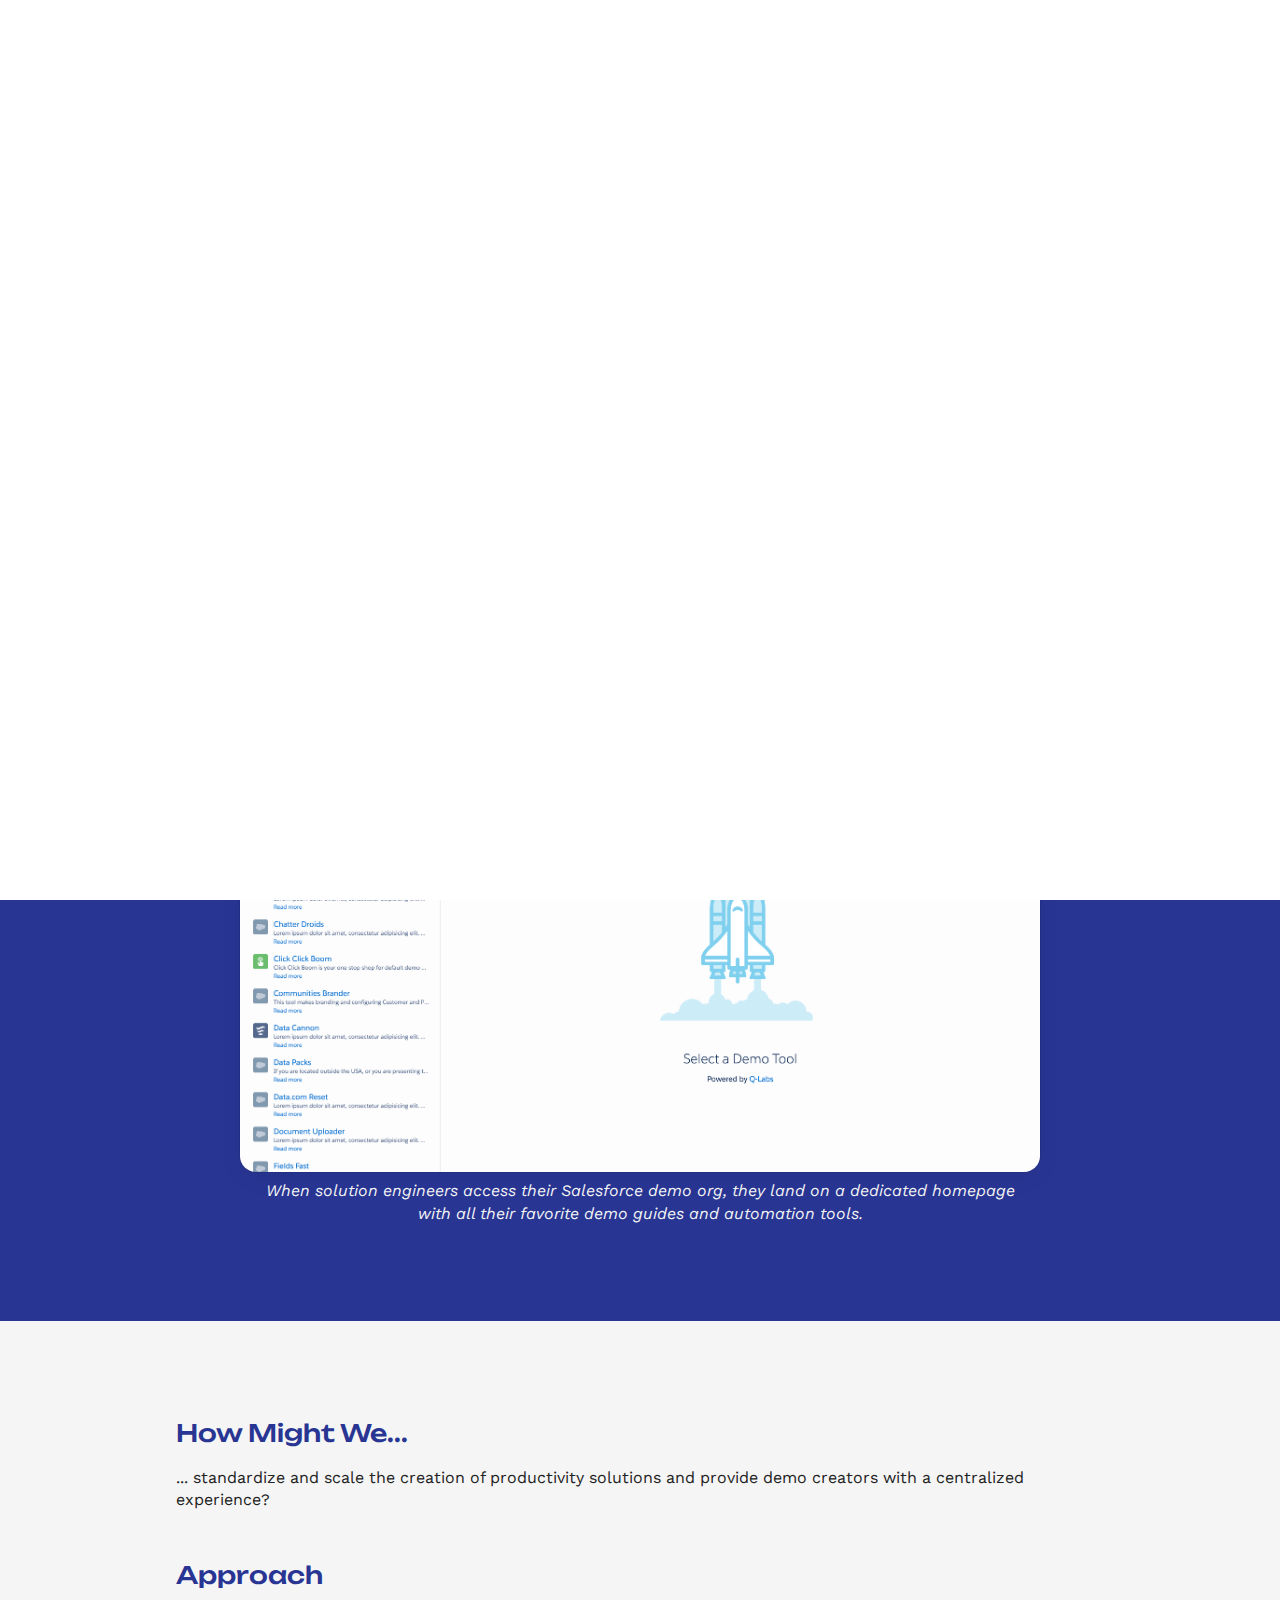
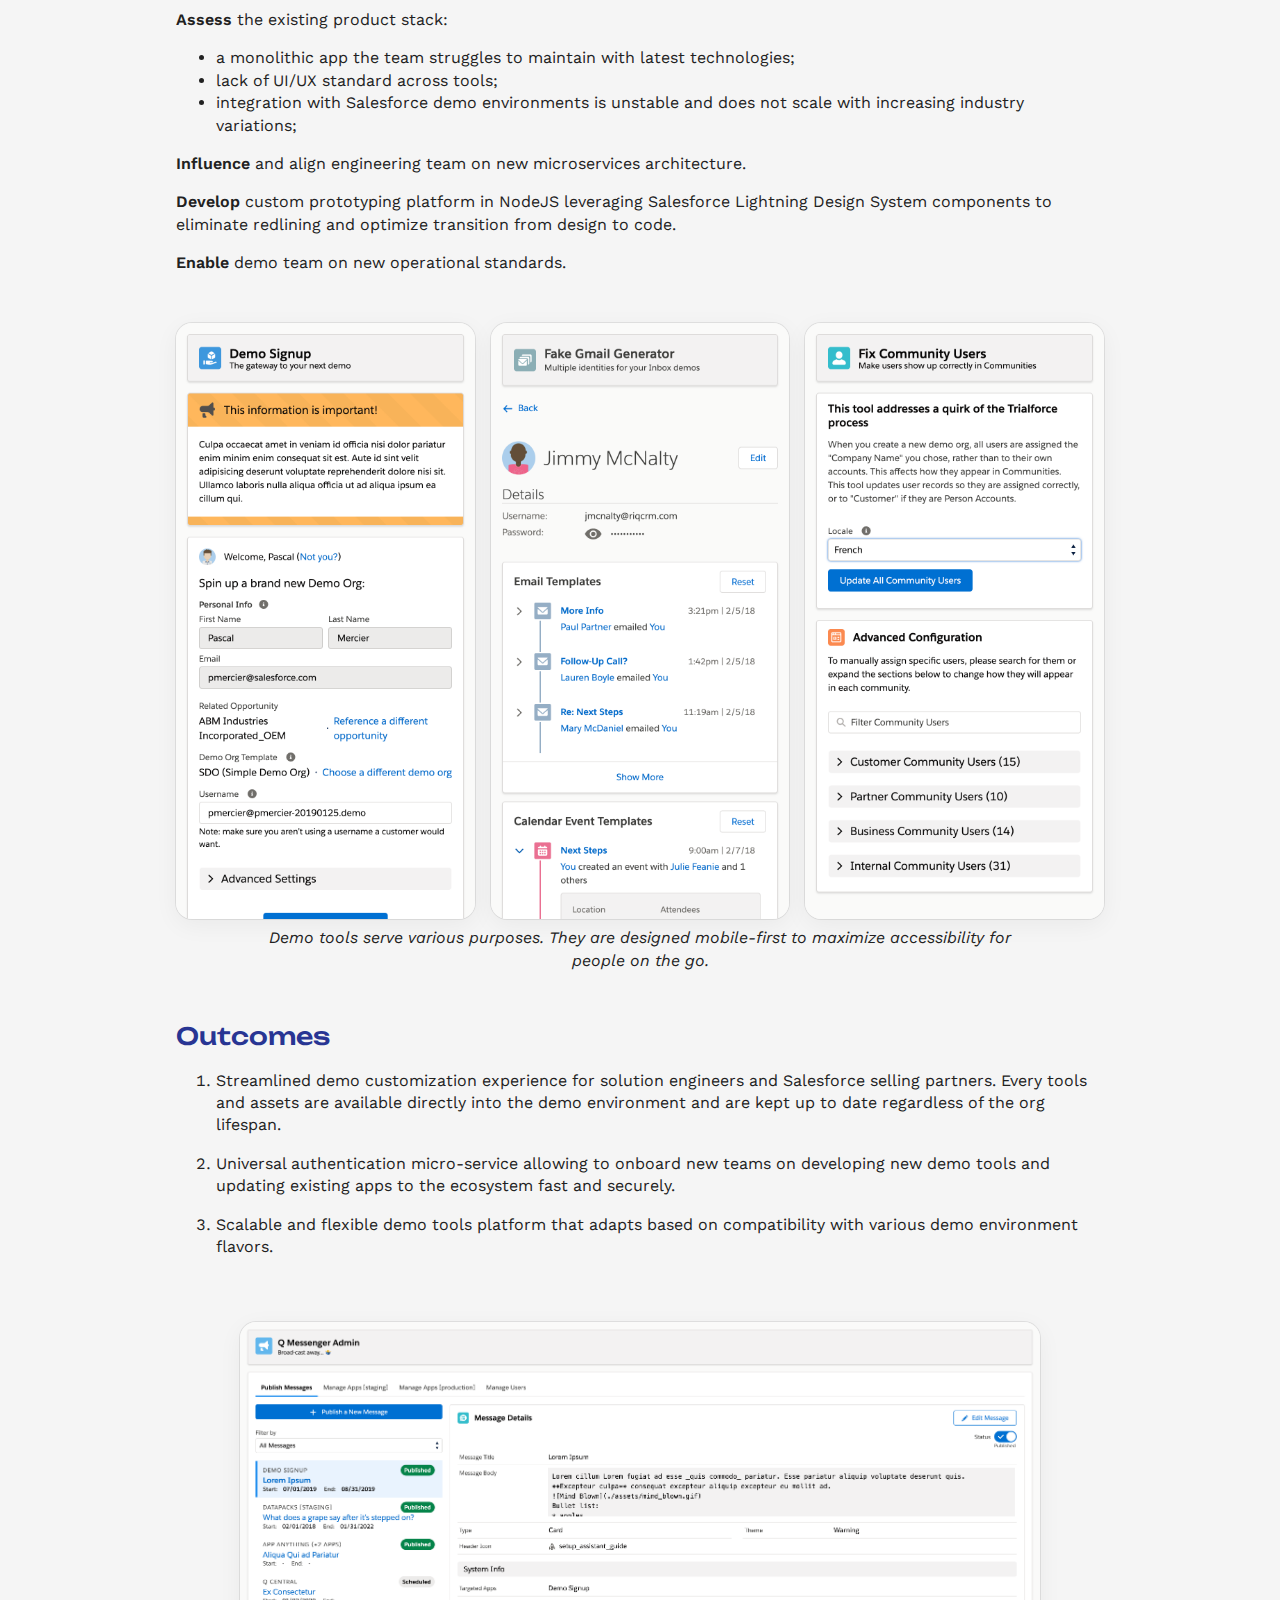
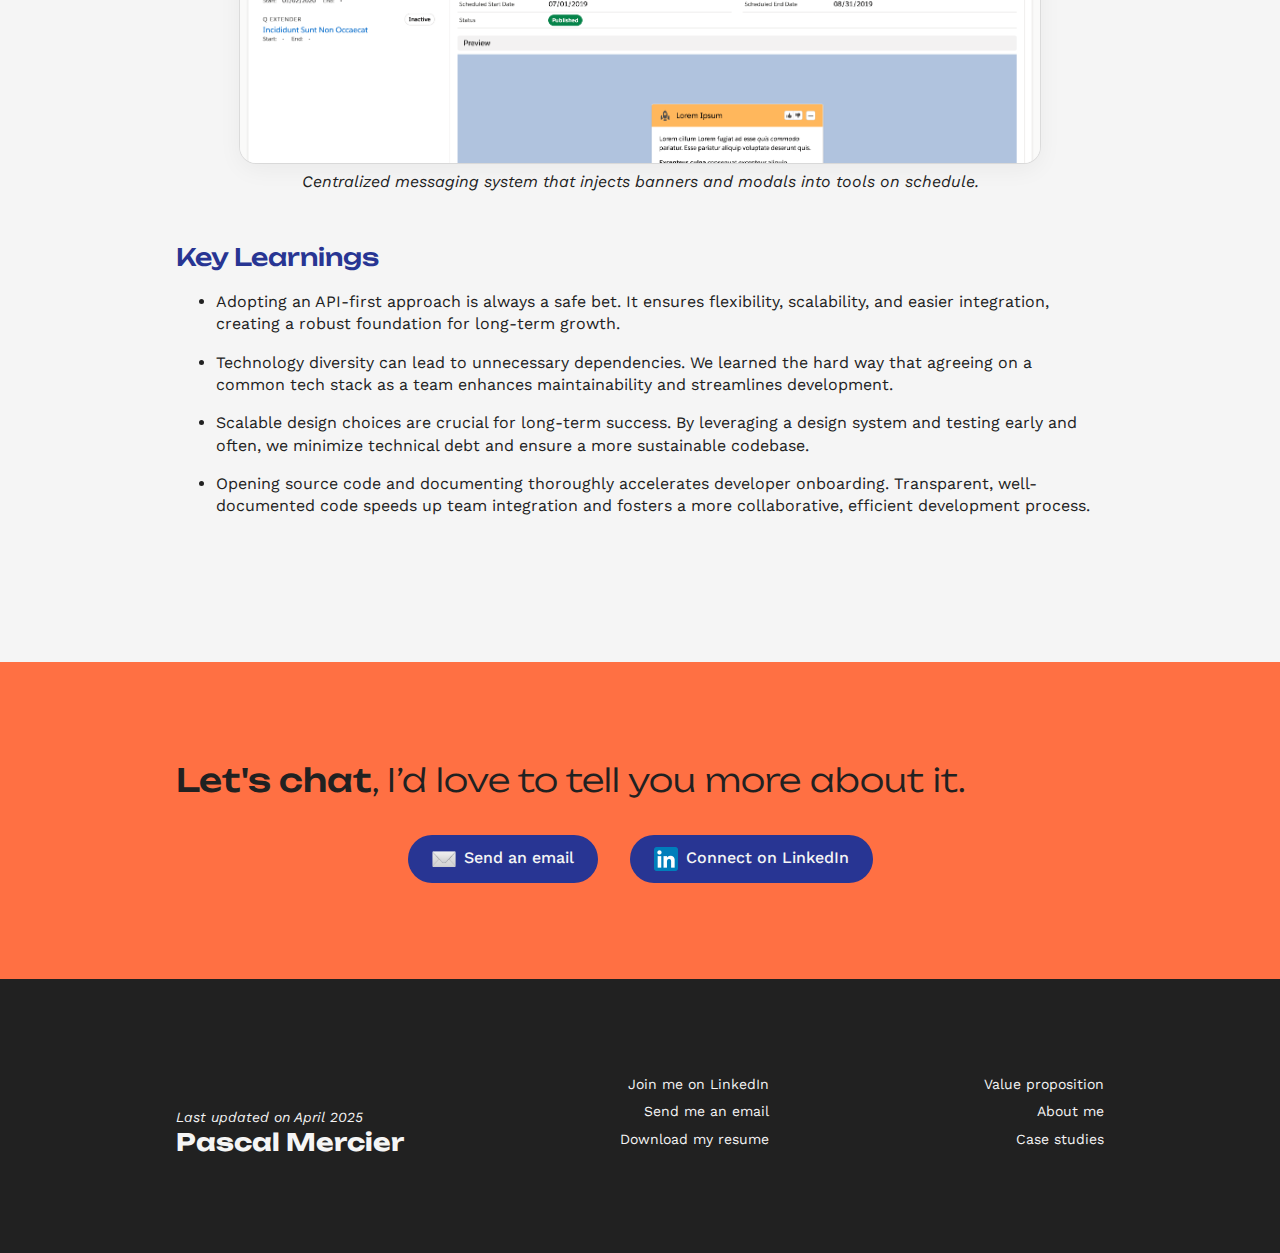
<file: 2025/work/streamline-end-users-and-developers-experience.html>
<!DOCTYPE html>
<html lang="en">
<head>
  <meta charset="UTF-8" />
  <title>Pascal Mercier</title>
  <meta name="viewport" content="width=device-width,initial-scale=1" />
  <meta name="description" content="" />
  <link href="https://cdn.jsdelivr.net/npm/modern-normalize@v3.0.1/modern-normalize.min.css" rel="stylesheet">
  <link rel="preconnect" href="https://fonts.googleapis.com">
  <link rel="preconnect" href="https://fonts.gstatic.com" crossorigin>
<link href="https://fonts.googleapis.com/css2?family=Onest:wght@100..900&family=Unbounded:wght@200..900&family=Work+Sans:ital,wght@0,100..900;1,100..900&display=swap" rel="stylesheet">
  <link rel="stylesheet" type="text/css" href="../stylesheet/common.css" />
  <link rel="stylesheet" type="text/css" href="../stylesheet/case-study.css" />
  <link rel="icon" href="favicon.png">
  <!-- Google tag (gtag.js) -->
	<script async src="https://www.googletagmanager.com/gtag/js?id=G-QPB9NPQLSD"></script>
	<script>
		window.dataLayer = window.dataLayer || [];
		function gtag(){dataLayer.push(arguments);}
		gtag('js', new Date());

		gtag('config', 'G-QPB9NPQLSD');
	</script>
</head>
<body>
  <div id="fadein"></div>
  <style>
    
  </style>
  <nav class="nav" id="nav">
    <a href="/" class="logo">Pascal Mercier</a>
    <section class="menu">
			<a href="/#value-proposition" class="nav-item" onclick="togglemenu()">Value Proposition</a>
			<a href="/#about" class="nav-item" onclick="togglemenu()">About</a>
			<a href="/#work" class="nav-item" onclick="togglemenu()">Work</a>
			<a href="javascript:void(0);" id="menu-toggle" onclick="togglemenu()">
				<div class="menu-toggle__bar1"></div>
				<div class="menu-toggle__bar2"></div>
				<div class="menu-toggle__bar3"></div>
			</a>
		</section>
  </nav>
	
	<section id="hero-section">
		<div class="m_bottom-m">
			<a href="/" class="button">← Back</a>
		</div>
		<h1 class="m_bottom-m">Streamline End-Users and Developers’ Experience</h1>
		<div class="categories dark-bg m_bottom-m">
			<span class="category-item">UX Engineering</span>
			<span class="category-item">System Architecture</span>
			<span class="category-item">Prototyping</span>
		</div>
		<p class="hero-p">Salesforce provides their sales teams and selling partners with a series of tools that help configuring and customizing product demos in minutes rather than seconds. I led the standardization and scale of said demo tools, both from a UI/UX and a technical perspectives.</p>
		<p class="hero-p">As an internal engineering team, we developed an innovative omni-channel strategy so users get a seamless experience across their demo environments. We did it by designing and implementing an ecosystem of micro-services on the Salesforce platform that drastically reduced our time to market and allowed for collaboration with other departments of the company, delivering new demo tools at a faster pace.</p>
		
		<img src="../img/work/demo-tools.png" alt="Q Tools landing page in Q Home" class="screenshot desktop m_top-xxl"/>
		<span class="figure-legend">When solution engineers access their Salesforce demo org, they land on a dedicated homepage with all their favorite demo guides and automation tools.</span>
	</section>
	<section id="case-study">
		<article class="m_bottom-xl">
			<h3><strong>How Might We...</strong></h3>
			<p>... standardize and scale the creation of productivity solutions and provide demo creators with a centralized experience?</p>
		</article>
		<article class="m_bottom-xl">
			<h3><strong>Approach</strong></h3>
			<p><strong>Assess</strong> the existing product stack:</p>
			<ul>
				<li>a monolithic app the team struggles to maintain with latest technologies;</li>
				<li>lack of UI/UX standard across tools;</li>
				<li>integration with Salesforce demo environments is unstable and does not scale with increasing industry variations;</li>
			</ul>
			<p><strong>Influence</strong> and align engineering team on new microservices architecture.</p>
			<p><strong>Develop</strong> custom prototyping platform in NodeJS leveraging Salesforce Lightning Design System components to eliminate redlining and optimize transition from design to code.</p>
			<p><strong>Enable</strong> demo team on new operational standards.</p>
		</article>
		
		<div class="screenshots">
			<img src="../img/work/demo-signup_mobile.png" alt="Spin up a new demo instance from a click of a button." class="screenshot mobile"/>
			<img src="../img/work/fake-gmail-generator_mobile.png" alt="Generate Gmail account on demand and populate it with seed centent." class="screenshot mobile"/>
			<img src="../img/work/fix-community-users_mobile.png" alt="Community users come out broken from demo org duplication. This app fixes those records." class="screenshot mobile"/>
		</div>
		<span class="figure-legend m_bottom-xl">Demo tools serve various purposes. They are designed mobile-first to maximize accessibility for people on the go.</span>
		
		<article class="m_bottom-xl">
			<h3><strong>Outcomes</strong></h3>
			<ol class="p-list">
				<li>Streamlined demo customization experience for solution engineers and Salesforce selling partners. Every tools and assets are available directly into the demo environment and are kept up to date regardless of the org lifespan.</li>
				<li>Universal authentication micro-service allowing to onboard new teams on developing new demo tools and updating existing apps to the ecosystem fast and securely.</li>
				<li>Scalable and flexible demo tools platform that adapts based on compatibility with various demo environment flavors.</li>
			</ol>
		</article>
		
		<img src="../img/work/q-messenger-admin.png" alt="Q Messenger admin app for developers" class="screenshot desktop m_top-xxl"/>
		<span class="figure-legend m_bottom-xl">Centralized messaging system that injects banners and modals into tools on schedule.</span>
		
		<article class="m_bottom-xl">
			<h3><strong>Key Learnings</strong></h3>
			<ul class="p-list">
				<li>Adopting an API-first approach is always a safe bet. It ensures flexibility, scalability, and easier integration, creating a robust foundation for long-term growth.</li>
				<li>Technology diversity can lead to unnecessary dependencies. We learned the hard way that agreeing on a common tech stack as a team enhances maintainability and streamlines development.</li>
				<li>Scalable design choices are crucial for long-term success. By leveraging a design system and testing early and often, we minimize technical debt and ensure a more sustainable codebase.</li>
				<li>Opening source code and documenting thoroughly accelerates developer onboarding. Transparent, well-documented code speeds up team integration and fosters a more collaborative, efficient development process.</li>
			</ul>
		</article>
	</section>
	
	<section id="contact">
		<h2><strong>Let's chat</strong>, I’d love to tell you more about it.</h2>
		
		<div class="social-handles m_top-l">
			<a href="mailto:mercier.pas@gmail.com" target="_blank" class="button email">Send an email</a>
			<a href="https://www.linkedin.com/in/mercierpascal/" target="_blank" class="button linkedin">Connect on LinkedIn</a>
		</div>
	</section>
	
	<footer>
		<section>
			<section class="info">
				<p>Last updated on April 2025</p>
				<div class="logo dark-bg">Pascal Mercier</div>
			</section>
			<section class="social">
				<a href="https://www.linkedin.com/in/mercierpascal/" target="_blank">Join me on LinkedIn</a>
				<a href="mailto:mercier.pas@gmail.com" target="_blank">Send me an email</a>
				<a href="./Pascal-Mercier_resume_2025.pdf" target="_blank">Download my resume</a>
			</section>
			<section class="nav-bis">
				<a href="/#value-proposition">Value proposition</a>
				<a href="/#about">About me</a>
				<a href="/#work">Case studies</a>
			</section>
		</section>
  </footer>
	
	
	<!--[if IE]><div style="width: 100%; position: fixed; z-index: 1000; bottom: 0; left: 0; background: lightgray;"><p>Outdated browser dectected. Please use a modern browser for a better browsing experience.</p><div onClick="parentNode.remove()">Close [X]</div></div><![endif]-->
  	
  <script type="text/javascript" src="../scripts/common.js"></script>
	<script type="text/javascript" src="../scripts/image-viewer.js"></script>
</body>
</html>
</file>
<file: 2025/stylesheet/common.css>
:root {
	--color-deep-navy-blue: #283593;
	--color-vibrant-orange: #FF7043;
	--color-lively-green: #43A047;
	--color-light-gray: #f5f5f5;
	--color-dark-gray: #212121;
	
	--color-vibrant-orange--darken: #FF4D42;
	--color-vibrant-orange--lighten: #FF8F42;
	--color-light-gray--translucent: rgba(245, 245, 245, .7);
	
	--size-body-width: 58rem;
}

/* ==========================================================================
   Base styles: opinionated defaults
   ========================================================================== */

html, body {
	background-color: var(--color-light-gray);
  color: var(--color-dark-gray);
	font-size: 1em;
  line-height: 1.4;
	font-family: "Work Sans", sans-serif;
  font-optical-sizing: auto;
	font-weight: 400;
	font-style: normal;
	letter-spacing: 0%;
	vertical-align: middle;
	scroll-behavior: smooth;
  -webkit-font-smoothing: antialiased;
}


::-moz-selection {
  background: #b3d4fc;
  text-shadow: none;
}

::selection {
  background: #b3d4fc;
  text-shadow: none;
}


/*
 * Remove the gap between audio, canvas, iframes,
 * images, videos and the bottom of their containers:
 * https://github.com/h5bp/html5-boilerplate/issues/440
 */

audio,
canvas,
iframe,
img,
svg,
video {
  vertical-align: middle;
}


h1, h2, h3, h4, h5 {
	font-family: "Unbounded", sans-serif;
  font-optical-sizing: auto;
  font-style: normal;
	font-weight: 300;
	color: var(--color-deep-navy-blue);
	display: block;
	margin: 0;
}

h1 {
	font-size: 3rem;
}
h1 > strong {
	font-weight: 500;
}
h2 {
	font-size: 2rem;
	font-weight: 300;
}
h2 > strong {
	font-weight: 500;
}
h3 {
	font-size: 1.5rem;
	font-weight: 300;
}
h3 > strong {
	font-weight: 500;
}
h3 span {
	color: var(--color-lively-green);
}
h4 {
	font-size: 1rem;
	font-weight: 500;
}

img {
	width: 100%;
	height: 100%;
}

body > section,
body > footer {
	padding: 6rem 1.5rem;
}
body > section:first-of-type {
	padding-top: 9.875rem;
}

body > section > *,
body > footer > section {
	width: 100%;
	max-width: var(--size-body-width);
	margin-left: auto;
	margin-right: auto;
}

p {
	margin: 0 0 1rem 0;
}

p.hero-p {
	line-height: 1.8;
	margin-bottom: 1.5rem;
}
p > strong {
	font-weight: 600;
}
.button {
	display: flex;
	inline-size: fit-content;
	cursor: pointer;
	box-sizing: border-box;
	align-items: center;
	border: 0;
	background: var(--color-vibrant-orange);
	color: var(--color-dark-gray);
	padding: .75rem 1.5rem;
	border-radius: 2rem;
	font-weight: 500;
	justify-content: center;
  text-align: center;
  touch-action: manipulation;
  transition: background-color 0.167s cubic-bezier(0.4, 0, 0.2, 1) 0s, box-shadow 0.167s cubic-bezier(0.4, 0, 0.2, 1) 0s, color 0.167s cubic-bezier(0.4, 0, 0.2, 1) 0s;
  user-select: none;
  -webkit-user-select: none;
  vertical-align: middle;
	text-decoration: none;
	transition: background-color 0.167s cubic-bezier(0.4, 0, 0.2, 1) 0s, box-shadow 0.167s cubic-bezier(0.4, 0, 0.2, 1) 0s, color 0.167s cubic-bezier(0.4, 0, 0.2, 1) 0s;
}
.button:hover,
.button:focus { 
	background: var(--color-vibrant-orange--lighten);
}
.button:active {
  background: var(--color-vibrant-orange--darken);
}


/* Navigation */
.nav {
	position: fixed;
	top: 0;
	width: 100%;
	overflow: hidden;
	justify-content: space-between;
	padding: 1rem 1.5rem;
	background-color: var(--color-light-gray--translucent);
	backdrop-filter: blur(8px);
  transition: top .35s;
  z-index: 10;
}
.nav,
.nav .menu{
	display: flex;
	align-items: center;
}
.nav .menu {
	column-gap: 1.5rem;
}

.nav #menu-toggle {
	display: none;
}

.menu-toggle__bar1, .menu-toggle__bar2, .menu-toggle__bar3 {
	width: 21px;
	height: 3px;
	background-color: var(--color-dark-gray);
	margin: 4px 0;
	transition: 0.3s;
}
.menu-toggle--open .menu-toggle__bar1 {
	transform: translate(0, 7px) rotate(-45deg);
}
.menu-toggle--open .menu-toggle__bar2 {
	opacity: 0;
}
.menu-toggle--open .menu-toggle__bar3 {
	transform: translate(0, -7px) rotate(45deg);
}

.logo,
.nav .nav-item {
	font-family: "Unbounded", sans-serif;
  font-optical-sizing: auto;
  font-style: normal;
	font-weight: 400;
	color: var(--color-deep-navy-blue);
	text-decoration: none;
	line-height: normal;

}
.nav .nav-item:hover {
	text-decoration-style: dotted;
	text-decoration-color: var(--color-deep-navy-blue);
	text-decoration-line: underline;
	text-underline-offset: .5rem;
}
.nav .nav-item:last-child {
  margin-left: auto;
}

.logo {
	margin-right: auto;
	font-size: 1.5rem;
	font-weight: 700;
}
.logo.dark-bg {
	color: var(--color-light-gray);
}

#contact {
	background-color: #FF7043;
}
#contact > * {
	color: #212121;
}

.social-handles {
	display: flex;
	justify-content: center;
	grid-gap: 2rem;
	flex-wrap: wrap;
}
.social-handles .button {
	background-color: var(--color-deep-navy-blue);
	color: var(--color-light-gray);
}
.social-handles .button::before {
	content: '';
	background-size: contain;
	background-repeat: no-repeat;
	background-position: center center;
	width: 1.5rem;
	height: 1.5rem;
	margin-right: .5rem;
}
.social-handles .button.email::before {
	background-image: url(../img/social/envelope_2709-fe0f.png);
}
.social-handles .button.linkedin::before {
	background-image: url(../img/social/linkedin.png);
}

.categories {
	display: flex;
	grid-gap: .5rem;
	font-size: .875rem;
	font-weight: 500;
	flex-wrap: wrap;
}
.categories .category-item {
	padding: .375rem 1rem;
	border-radius: 2rem;
}
.categories.light-bg .category-item {
	color: var(--color-lively-green);
	border: 1px solid var(--color-lively-green);
}
.categories.dark-bg .category-item {
	color: var(--color-light-gray);
	background-color: var(--color-lively-green);
}

footer {
	background-color: var(--color-dark-gray);
}
footer > section {
	display: flex;
	justify-content: space-between;
	align-items: flex-end;
}
footer a,
footer p {
	color: var(--color-light-gray);
	text-decoration: none;
	font-size: .875rem;
	margin: 0 0 .5rem 0;
	display: block;
}
footer .info p {
	margin: 0;
	font-style: italic;
}
footer .social > a,
footer .nav-bis > a {
	text-align: right;
}



/***********************************
		RESPONSIVE MEDIA QUERIES
*********************************/

@media only screen and (width < 48rem) {
	body > section:first-of-type {
		padding-top: 7.875rem;
	}
	body > section, body > footer {
		padding: 4rem 1.5rem;
	}
	h1 {
		font-size: 7.3vw;
	}
	h2 {
		font-size: 1.6rem;
	}
	h3 {
		font-size: 1.2rem;
	}
	.nav {
		display: block;
	}
	.nav .menu {
		float: right;
		display: flex;
		flex-direction: column;
		align-items: flex-end;
		grid-row-gap: 1rem;
	}
	.nav .nav-item {
		display: none;
	}
	.nav .nav-item:first-of-type {
		padding-top: 1rem;
	}
	.nav a#menu-toggle {
		display: block;
	}
	.nav.nav--open #menu-toggle {
		position: absolute;
		right: 1.5rem;
		top: 1rem;
	}
	.nav.nav--open a {
		float: none;
		display: block;
	}
	
	footer > section {
		flex-wrap: wrap-reverse;
		grid-row-gap: 3rem;
	}
	footer .social > a {
		text-align: left;
	}
	footer .info {
		width: 100%;
	}
	footer .info > * {
		text-align: center;
	}
}


/********************************
	HELPERS 
********************************/

/*
 * Hide visually and from screen readers
 */

.hidden,
[hidden] {
  display: none !important;
}

/*
 * Hide only visually, but have it available for screen readers:
 * https://snook.ca/archives/html_and_css/hiding-content-for-accessibility
 *
 * 1. For long content, line feeds are not interpreted as spaces and small width
 *    causes content to wrap 1 word per line:
 *    https://medium.com/@jessebeach/beware-smushed-off-screen-accessible-text-5952a4c2cbfe
 */

.visually-hidden {
  border: 0;
  clip: rect(0, 0, 0, 0);
  height: 1px;
  margin: -1px;
  overflow: hidden;
  padding: 0;
  position: absolute;
  white-space: nowrap;
  width: 1px;
  /* 1 */
}

/*
 * Extends the .visually-hidden class to allow the element
 * to be focusable when navigated to via the keyboard:
 * https://www.drupal.org/node/897638
 */

.visually-hidden.focusable:active,
.visually-hidden.focusable:focus {
  clip: auto;
  height: auto;
  margin: 0;
  overflow: visible;
  position: static;
  white-space: inherit;
  width: auto;
}

/*
 * Hide visually and from screen readers, but maintain layout
 */

.invisible {
  visibility: hidden;
}

/*
 * Clearfix: contain floats
 *
 * The use of `table` rather than `block` is only necessary if using
 * `::before` to contain the top-margins of child elements.
 */

.clearfix::before,
.clearfix::after {
  content: "";
  display: table;
}

.clearfix::after {
  clear: both;
}


.m_vertical-s {
	margin-top: 1rem;
	margin-bottom: 1rem;
}
.m_horizontal-s {
	margin-left: 1rem;
	margin-right: 1rem;
}
.m_top-s {
	margin-top: 1rem;
}
.m_bottom-s {
	margin-bottom: 1rem;
}
.m_left-s {
	margin-left: 1rem;
}
.m_right-s {
	margin-right: 1rem;
}

.m_vertical-m {
	margin-top: 1.5rem;
	margin-bottom: 1.5rem;
}
.m_horizontal-m {
	margin-left: 1.5rem;
	margin-right: 1.5rem;
}
.m_top-m {
	margin-top: 1.5rem;
}
.m_bottom-m {
	margin-bottom: 1.5rem;
}
.m_left-m {
	margin-left: 1.5rem;
}
.m_right-m {
	margin-right: 1.5rem;
}

.m_vertical-l {
	margin-top: 2rem;
	margin-bottom: 2rem;
}
.m_horizontal-l {
	margin-left: 2rem;
	margin-right: 2rem;
}
.m_top-l {
	margin-top: 2rem;
}
.m_bottom-l {
	margin-bottom: 2rem;
}
.m_left-l {
	margin-left: 2rem;
}
.m_right-l {
	margin-right: 2rem;
}

.m_vertical-xl {
	margin-top: 3rem;
	margin-bottom: 3rem;
}
.m_horizontal-xl {
	margin-left: 3rem;
	margin-right: 3rem;
}
.m_top-xl {
	margin-top: 3rem;
}
.m_bottom-xl {
	margin-bottom: 3rem;
}
.m_left-xl {
	margin-left: 3rem;
}
.m_right-xl {
	margin-right: 3rem;
}

.m_vertical-xxl {
	margin-top: 4rem;
	margin-bottom: 4rem;
}
.m_horizontal-xxl {
	margin-left: 4rem;
	margin-right: 4rem;
}
.m_top-xxl {
	margin-top: 4rem;
}
.m_bottom-xxl {
	margin-bottom: 4rem;
}
.m_left-xxl {
	margin-left: 4rem;
}
.m_right-xxl {
	margin-right: 4rem;
}

.m_vertical-3xl {
	margin-top: 6rem;
	margin-bottom: 6rem;
}
.m_horizontal-3xl {
	margin-left: 6rem;
	margin-right: 6rem;
}
.m_top-3xl {
	margin-top: 6rem;
}
.m_bottom-3xl {
	margin-bottom: 6rem;
}
.m_left-3xl {
	margin-left: 6rem;
}
.m_right-3xl {
	margin-right: 6rem;
}



@media print,
  (-webkit-min-device-pixel-ratio: 1.25),
  (min-resolution: 1.25dppx),
  (min-resolution: 120dpi) {
  /* Style adjustments for high resolution devices */
}

/* ==========================================================================
   Print styles.
   Inlined to avoid the additional HTTP request:
   https://www.phpied.com/delay-loading-your-print-css/
   ========================================================================== */

@media print {
  *,
  *::before,
  *::after {
    background: #fff !important;
    color: #000 !important;
    /* Black prints faster */
    box-shadow: none !important;
    text-shadow: none !important;
  }

  a,
  a:visited {
    text-decoration: underline;
  }

  a[href]::after {
    content: " (" attr(href) ")";
  }

  abbr[title]::after {
    content: " (" attr(title) ")";
  }

  /*
   * Don't show links that are fragment identifiers,
   * or use the `javascript:` pseudo protocol
   */
  a[href^="#"]::after,
  a[href^="javascript:"]::after {
    content: "";
  }

  pre {
    white-space: pre-wrap !important;
  }

  pre,
  blockquote {
    border: 1px solid #999;
    page-break-inside: avoid;
  }

  tr,
  img {
    page-break-inside: avoid;
  }

  p,
  h2,
  h3 {
    orphans: 3;
    widows: 3;
  }

  h2,
  h3 {
    page-break-after: avoid;
  }
}

/* Fade-In animation on page load */
@keyframes fadeinall {
	0% {
		opacity: 1;
	}
	97% {
		opacity: 0;
	}
	98% {
		opacity: 0;
		-webkit-transform: translateY(0);
		transform: translateY(0);
	}
	100% {
		opacity: 0;
		-webkit-transform: translateY(-100%);
		transform: translateY(-100%);
		z-index: -1;
	}
}
#fadein {
	opacity: 1;
	position: fixed;
	top: 0;
	left: 0;
	width: 100%;
	height: 100%;
	-webkit-transform: translateY(0);
	-ms-transform: translateY(0);
	transform: translateY(0);
	background-color: #FFFFFF;
	z-index: 999;
	-webkit-animation-fill-mode: forwards;
	animation-fill-mode: forwards;
	-webkit-animation: fadeinall 1s normal both;
	animation: fadeinall 1s normal both;
	-webkit-animation-delay: 0.3s;
	animation-delay: 0.3s;
}
</file>
<file: 2025/stylesheet/index.css>
.hr-banner {
	background: var(--color-deep-navy-blue);
	overflow: hidden;
}
.hr-banner *{
	color: var(--color-light-gray);
	text-decoration: none;
	font-family: "Work Sans", sans-serif;
  font-optical-sizing: auto;
  font-style: normal;
	font-weight: 600;
	text-transform: uppercase;
}
.hr-banner_inner {
	display: flex;
	white-space: nowrap;
	padding: .5rem 0;
	width: auto;
}

.hr-banner_text {
	display: flex;
}
.hr-banner_text-item {
	word-break: keep-all;
}
.hr-banner_text-item a {
	
}
.hr-banner_text-item::after {
	content: '・';
	padding: 0 .5rem;
}
/* Apply the animation to the text items */
.hr-banner_inner>div {
	animation: var(--direction) var(--marquee-speed) linear infinite;
}

/* Pause the animation when a user hovers over it */
.hr-banner:hover .hr-banner_inner>div {
	animation-play-state: paused;
}

/* Setting the Animation using Keyframes */
@keyframes scroll-left {
	0% {
		transform: translateX(0%);
	}

	100% {
		transform: translateX(-100%);
	}
}
@keyframes scroll-right {
	0% {
		transform: translateX(-100%);
	}

	100% {
		transform: translateX(0%);
	}
}


.hero-quote {
	background: var(--color-deep-navy-blue);
	border-radius: 1rem;
	padding: 1.5rem 2rem;
	display: flex;
	column-gap: 4rem;
	flex-direction: row;
}
.hero-quote .hero-quote_body {
	font-family: "Unbounded", sans-serif;
  font-optical-sizing: auto;
  font-style: normal;
	font-weight: 300;
	color: var(--color-light-gray);
	font-size: 1.5rem;
	display: flex;
	align-items: center;
	flex-basis: fit-content;
}
.hero-quote .hero-quote_media {
	border-radius: 50%;
	overflow: hidden;
	width: 8rem;
	height: 8rem;
	max-width: 8rem;
	flex-basis: fit-content;
	flex-shrink: 0;
}

.content-table_row {
vertical-align: top;
}
.content-table_row-title {
	white-space: nowrap;
	margin-bottom: .5rem;
}
.content-table_row-title > h4 > span {
	color: var(--color-lively-green);
}

.references {
	display: flex;
	grid-gap: 2rem;
	align-items: flex-start;
	flex-wrap: wrap;
}
.ref-item {
	display: flex;
	flex-direction: column;
	justify-content: center;
	flex: 1;
}
.ref-item_avatar {
	border-radius: 50%;
	overflow: hidden;
	width: 5rem;
	height: 5rem;
	flex-basis: fit-content;
	flex-shrink: 0;
	align-self: center;
	margin-bottom: .25rem;
}
.ref-item_from_name,
.ref-item_from_role {
	display: block;
	text-align: center;
}
.ref-item_from_name {
	font-size: 1.125rem;
	font-weight: 600;
}
.ref-item_from_role {
	font-size: 0.875rem;
	font-weight: 400;
}
.ref-item_quote {
	font-style: italic;
}

.hobbies {
	padding: 0;
	display: flex;
	justify-content: space-between;
	column-gap: .5rem;
	grid-row-gap: 1rem;
	flex-wrap: wrap;
}
.hobby {
	list-style: none;
	text-align: center;
	flex: 1;
	min-width: 7.5rem;
}
.hobby_icon {
	display: flex;
	justify-content: center;
	align-items: center;
	border-radius: 50%;
	overflow: hidden;
	width: 5rem;
	height: 5rem;
	margin: 0 auto .5rem auto;
	background-color: var(--color-light-gray);
}
.hobby_icon > img {
	width: 3rem;
	height: 3rem;
}
.hobby_label {
	font-size: 0.875rem;
	font-weight: 500;
}


/***********************************
		RESPONSIVE MEDIA QUERIES
*********************************/

@media only screen and (max-width: 48rem) {
		.hero-quote {
    flex-wrap: wrap;
		justify-content: center;
		text-align: center;
		grid-row-gap: 1.2rem;
  }
	
	.hero-quote .hero-quote_body {
		order: 2;
		font-size: 1.3rem;
	}
	
	.content-table,
	.content-table_row,
	.content-table_row-title,
	.content-table_row-body {
		display: flex;
		flex-direction: column;
		width: 100%;
	}
	.content-table_row-title {
		white-space: normal;
	}
	
	.references .ref-item {
		flex-basis: max-content;
	}	
}
</file>
<file: stylesheet/common.css>
:root {
	--color-porcelaine-blush: #FCF1EC;
	--color-lavender-frost: #C99AE8;
	--color-tropical-mint: #77DCD3;
	--color-sunbeam-gold: #F9E353;

	--color-porcelaine-blush-75: rgba(252, 241, 236, .75);
	--color-porcelaine-blush-50: rgba(252, 241, 236, .50);
	--color-porcelaine-blush-25: rgba(252, 241, 236, .25);

	--size-body-width: 58rem;
}

/* ==========================================================================
   Base styles: opinionated defaults
   ========================================================================== */

html, body {
    background-color: white;
    color: black;
    font-size: 1em;
    line-height: 1.4;
    font-family: "Work Sans", sans-serif;
    font-optical-sizing: auto;
    font-weight: 400;
    font-style: normal;
    letter-spacing: 0%;
    vertical-align: middle;
    scroll-behavior: smooth;
    -webkit-font-smoothing: antialiased;
}


::-moz-selection {
  text-shadow: none;
}

::selection {
  text-shadow: none;
}

/*
 * Remove the gap between audio, canvas, iframes,
 * images, videos and the bottom of their containers:
 * https://github.com/h5bp/html5-boilerplate/issues/440
 */

audio,
canvas,
iframe,
img,
svg,
video {
  vertical-align: middle;
}


h1, h2, h3, h4, h5 {
	font-family: "Unbounded", sans-serif;
  font-style: normal;
	font-weight: 400;
	display: block;
	margin: 0;
}

h1 {
	font-size: 4rem;
	font-weight: 600;
}
h2 {
	font-size: 2rem;
	font-weight: 600;
}
h3 {
	font-size: 1.5rem;
	font-weight: 400;
}

img {
	width: 100%;
	height: 100%;
}

body > section,
body > footer {
	padding: 6rem 1.5rem;
	position: relative;
}
body > section:first-of-type {
	padding-top: 8rem;
}

body > section > *,
body > footer > section {
	width: 100%;
	max-width: var(--size-body-width);
	margin-left: auto;
	margin-right: auto;
	position: relative;
}

p, ul, span {
  font-size: 1.25rem;
}
p {
	margin: 0 0 1rem 0;
}
p > strong {
	font-weight: 600;
}
p .quote {
  display: block;
  font-family: "Unbounded", sans-serif;
  font-size: 1.5rem;
	font-weight: 400;
	margin-top: 2rem;
}
.button {
	display: flex;
	inline-size: fit-content;
	cursor: pointer;
	box-sizing: border-box;
	align-items: center;
	background: var(--color-sunbeam-gold);
	color: black;
	border: 2px solid black;
	padding: .75rem;
	font-size: 1.25rem;
	font-weight: 500;
	justify-content: center;
  text-align: center;
  touch-action: manipulation;
  user-select: none;
  -webkit-user-select: none;
  vertical-align: middle;
	text-decoration: none;
	box-shadow: 0px 0px 0 0 black;
	transition-property: box-shadow, transform, background-color;
  transition-timing-function: cubic-bezier(.645,.045,.355,1);
  transition-duration: .25s;
  transition-delay: 0s;
}
.button:hover {
  box-shadow: .25rem -.25rem 0 0 black;
  transform: translate(-.25rem, .25rem);
}
.button:active {
  background-color: var(--color-tropical-mint);
}


/* Navigation */
.nav {
	position: fixed;
	top: 0;
	width: 100%;
	overflow: visible;
	justify-content: space-between;
  transition: top .35s;
  z-index: 10;
	background-color: white;
	border-bottom: 2px solid black;
}
.nav,
.nav .menu{
	display: flex;
	align-items: center;
}
.nav .menu {
  overflow: visible;
}

.nav #menu-toggle {
	display: none;
}

.menu-toggle__bar1, .menu-toggle__bar2, .menu-toggle__bar3 {
	width: 2.625rem;
	height: 2px;
	background-color: black;
	margin: 5px 0;
	transition: 0.3s;
}
.menu-toggle--open .menu-toggle__bar1 {
	transform: translate(0, 7px) rotate(-45deg);
}
.menu-toggle--open .menu-toggle__bar2 {
	opacity: 0;
}
.menu-toggle--open .menu-toggle__bar3 {
	transform: translate(0, -7px) rotate(45deg);
}

.logo{
	font-family: "Unbounded", sans-serif;
  font-optical-sizing: auto;
	font-size: 1.5rem;
  font-style: normal;
	color: black;
	text-decoration: none;
	line-height: normal;
	margin-right: auto;
	font-weight: 700;
	padding: 1rem 1.5rem;
}
.nav .nav-item {
  font-family: "Work Sans", sans-serif;
  font-size: 1.25rem;
	font-weight: 500;
	height: 3.875rem;
	justify-content: center;
  text-align: center;
  touch-action: manipulation;
  user-select: none;
  -webkit-user-select: none;
  vertical-align: middle;
  cursor: pointer;
	box-sizing: border-box;
	align-items: center;
	background: var(--color-sunbeam-gold);
	color: black;
	text-decoration: none;
	padding: 1rem;
  transition-property: box-shadow, transform, border, background-color;
  transition-timing-function: cubic-bezier(.645,.045,.355,1);
  transition-duration: .25s;
  transition-delay: 0s;
  border: 0 solid black;
	border-left: 2px solid black;
	box-shadow: 0px 0px 0 0 black;
	box-sizing: border-box;
  -moz-box-sizing: border-box;
  -webkit-box-sizing: border-box;
}
.nav .nav-item:hover {
  border: 2px solid black;
  box-shadow: .25rem -.25rem 0 0 black;
  transform: translate(-.25rem, .25rem);
  transition-delay: 0s, 0s, 0s, 0s;
}
.nav .nav-item:active {
  background-color: var(--color-tropical-mint);
}

#page-footer {
	background-color: black;
	padding: 0;
}
#page-footer a {
	color: var(--color-sunbeam-gold);
	text-decoration: none;
	font-size: 8rem;
	font-weight: 800;
	display: block;
	text-align: center;
	padding: 3rem 1.5rem;
	background-color: black;
  border-top: solid black 2px;
}
#page-footer a:hover {
  background-color: var(--color-sunbeam-gold);
  color: black;
}
#page-footer a:active {
  background-color: var(--color-tropical-mint);
}
#page-footer a::after {
  display: block;
  content: ' ';
  font-size: 1rem;
  font-weight: 400;
  margin-top: -2rem;
}
#page-footer a:hover::after {
  content: 'Click to copy my email address.';
}
#page-footer .tooltip {
  /* triangle dimension */
  --a: 90deg; /* angle */
  --h: 1em; /* height */

  --p: 50%; /* triangle position (0%:left 100%:right) */
  --b: 2px; /* border width */

  display: block;
  background-color: var(--color-tropical-mint);
  text-align: center;
  font-weight: 600;


  padding: 1em;
  clip-path: polygon(0 100%,0 0,100% 0,100% 100%,
    min(100%,var(--p) + var(--h)*tan(var(--a)/2)) 100%,
    var(--p) calc(100% + var(--h)),
    max(0%  ,var(--p) - var(--h)*tan(var(--a)/2)) 100%);
  border-image: fill 0//var(--h) 0
    conic-gradient(black 0 0); /* the border color */

  position: absolute;
  top: -5rem;
  left: 50%;
  transform: translateX(-50%);
}
#page-footer .tooltip::before {
  content: "";
  position: absolute;
  z-index: -1;
  inset: var(--b) 0;
  clip-path: polygon(0 100%,0 0,100% 0,100% 100%,
    min(100% - var(--b),var(--p) + var(--h)*tan(var(--a)/2) - var(--b)*tan(45deg - var(--a)/4)) 100%,
    var(--p) calc(100% + var(--h) + var(--b)*(1 - 1/sin(var(--a)/2))),
    max(       var(--b),var(--p) - var(--h)*tan(var(--a)/2) + var(--b)*tan(45deg - var(--a)/4)) 100%);
  border-image: fill 0/0 var(--b)/var(--h) 0
    conic-gradient(var(--color-tropical-mint) 0 0); /* the background color */
}


/***********************************
		RESPONSIVE MEDIA QUERIES
*********************************/

@media only screen and (width < 48rem) {
	body > section:first-of-type {
		padding-top: 6rem;
	}
	body > section, body > footer {
		padding: 3rem 1.5rem;
	}
	h1 {
		font-size: 7.3vw;
	}
	h2 {
		font-size: 1.6rem;
	}
	h3 {
		font-size: 1.3rem;
	}
	p, ul, span {
	  font-size: 1.125rem;
	}

  .button {
    transition-property: none;
    box-shadow: .25rem -.25rem 0 0 black;
    transform: translate(-.25rem, .25rem);
  }

	.nav {
	  /* padding: 1rem 0 1rem 1.5rem; */
	}
	.logo {
	  padding: 1rem 1.5rem;
	}
	.nav .menu {
		float: right;
		display: flex;
    flex-direction: column;
    align-items: flex-end;
	}
	.nav .nav-item {
		display: none;
		border-left: 0;
		border-top: 2px solid black;
    transition-delay: 0s, 0s, 0s, 0s;
    transition-duration: 0s;
	}
	.nav .nav-item:hover {
    border: 0;
		border-top: 2px solid black;
    box-shadow: 0 0 0 0 black;
    transform: translate(0, 0);
  }
	.nav a#menu-toggle {
		display: block;
		height: 3.875rem;
	  background: var(--color-sunbeam-gold);
		padding: 1.2rem .55rem 1rem .55rem;
		border-left: 2px solid black
	}
	.nav.nav--open, .nav.nav--open .menu {
	  display: block;
	}
	.nav.nav--open #menu-toggle {
		position: absolute;
		right: 0;
		top: 0;
	}
	.nav.nav--open {
	  padding: 0;
	}
	.nav.nav--open .logo {
    padding: 1rem 0 1rem 1.5rem;
	}
	.nav.nav--open .menu {
	  width: 100%;
	}
	.nav.nav--open .nav-item {
	  width: 100%;
	}
	.nav.nav--open a {
		float: none;
		display: block;
	}

	#page-footer a {
    font-size: 16vw;
  }
  #page-footer a::after {
    margin-top: -1rem;
  }
	#page-footer a::after {
    content: 'Tap to copy my email address.';
  }
  #page-footer a:hover::after {
    content: 'Tap to copy my email address.';
  }
}


/********************************
	HELPERS
********************************/

/*
 * Hide visually and from screen readers
 */

.hidden,
[hidden] {
  display: none !important;
}

/*
 * Hide only visually, but have it available for screen readers:
 * https://snook.ca/archives/html_and_css/hiding-content-for-accessibility
 *
 * 1. For long content, line feeds are not interpreted as spaces and small width
 *    causes content to wrap 1 word per line:
 *    https://medium.com/@jessebeach/beware-smushed-off-screen-accessible-text-5952a4c2cbfe
 */

.visually-hidden {
  border: 0;
  clip: rect(0, 0, 0, 0);
  height: 1px;
  margin: -1px;
  overflow: hidden;
  padding: 0;
  position: absolute;
  white-space: nowrap;
  width: 1px;
  /* 1 */
}

/*
 * Extends the .visually-hidden class to allow the element
 * to be focusable when navigated to via the keyboard:
 * https://www.drupal.org/node/897638
 */

.visually-hidden.focusable:active,
.visually-hidden.focusable:focus {
  clip: auto;
  height: auto;
  margin: 0;
  overflow: visible;
  position: static;
  white-space: inherit;
  width: auto;
}

/*
 * Hide visually and from screen readers, but maintain layout
 */

.invisible {
  visibility: hidden;
}

/*
 * Clearfix: contain floats
 *
 * The use of `table` rather than `block` is only necessary if using
 * `::before` to contain the top-margins of child elements.
 */

.clearfix::before,
.clearfix::after {
  content: "";
  display: table;
}

.clearfix::after {
  clear: both;
}

/*
.m_vertical-s {
	margin-top: 1rem;
	margin-bottom: 1rem;
}
.m_horizontal-s {
	margin-left: 1rem;
	margin-right: 1rem;
}
.m_top-s {
	margin-top: 1rem;
}
.m_bottom-s {
	margin-bottom: 1rem;
}
.m_left-s {
	margin-left: 1rem;
}
.m_right-s {
	margin-right: 1rem;
}

.m_vertical-m {
	margin-top: 1.5rem;
	margin-bottom: 1.5rem;
}
.m_horizontal-m {
	margin-left: 1.5rem;
	margin-right: 1.5rem;
}
.m_top-m {
	margin-top: 1.5rem;
}
.m_bottom-m {
	margin-bottom: 1.5rem;
}
.m_left-m {
	margin-left: 1.5rem;
}
.m_right-m {
	margin-right: 1.5rem;
}

.m_vertical-l {
	margin-top: 2rem;
	margin-bottom: 2rem;
}
.m_horizontal-l {
	margin-left: 2rem;
	margin-right: 2rem;
}
.m_top-l {
	margin-top: 2rem;
}
.m_bottom-l {
	margin-bottom: 2rem;
}
.m_left-l {
	margin-left: 2rem;
}
.m_right-l {
	margin-right: 2rem;
}

.m_vertical-xl {
	margin-top: 3rem;
	margin-bottom: 3rem;
}
.m_horizontal-xl {
	margin-left: 3rem;
	margin-right: 3rem;
}
.m_top-xl {
	margin-top: 3rem;
}
.m_bottom-xl {
	margin-bottom: 3rem;
}
.m_left-xl {
	margin-left: 3rem;
}
.m_right-xl {
	margin-right: 3rem;
}

.m_vertical-xxl {
	margin-top: 4rem;
	margin-bottom: 4rem;
}
.m_horizontal-xxl {
	margin-left: 4rem;
	margin-right: 4rem;
}
.m_top-xxl {
	margin-top: 4rem;
}
.m_bottom-xxl {
	margin-bottom: 4rem;
}
.m_left-xxl {
	margin-left: 4rem;
}
.m_right-xxl {
	margin-right: 4rem;
}

.m_vertical-3xl {
	margin-top: 6rem;
	margin-bottom: 6rem;
}
.m_horizontal-3xl {
	margin-left: 6rem;
	margin-right: 6rem;
}
.m_top-3xl {
	margin-top: 6rem;
}
.m_bottom-3xl {
	margin-bottom: 6rem;
}
.m_left-3xl {
	margin-left: 6rem;
}
.m_right-3xl {
	margin-right: 6rem;
}
*/


@media print,
  (-webkit-min-device-pixel-ratio: 1.25),
  (min-resolution: 1.25dppx),
  (min-resolution: 120dpi) {
  /* Style adjustments for high resolution devices */
}

/* ==========================================================================
   Print styles.
   Inlined to avoid the additional HTTP request:
   https://www.phpied.com/delay-loading-your-print-css/
   ========================================================================== */

@media print {
  *,
  *::before,
  *::after {
    background: #fff !important;
    color: #000 !important;
    /* Black prints faster */
    box-shadow: none !important;
    text-shadow: none !important;
  }

  a,
  a:visited {
    text-decoration: underline;
  }

  a[href]::after {
    content: " (" attr(href) ")";
  }

  abbr[title]::after {
    content: " (" attr(title) ")";
  }

  /*
   * Don't show links that are fragment identifiers,
   * or use the `javascript:` pseudo protocol
   */
  a[href^="#"]::after,
  a[href^="javascript:"]::after {
    content: "";
  }

  pre {
    white-space: pre-wrap !important;
  }

  pre,
  blockquote {
    border: 1px solid #999;
    page-break-inside: avoid;
  }

  tr,
  img {
    page-break-inside: avoid;
  }

  p,
  h2,
  h3 {
    orphans: 3;
    widows: 3;
  }

  h2,
  h3 {
    page-break-after: avoid;
  }
}

/* Fade-In animation on page load */
@keyframes fadeinall {
	0% {
		opacity: 1;
	}
	97% {
		opacity: 0;
	}
	98% {
		opacity: 0;
		-webkit-transform: translateY(0);
		transform: translateY(0);
	}
	100% {
		opacity: 0;
		-webkit-transform: translateY(-100%);
		transform: translateY(-100%);
		z-index: -1;
	}
}
</file>
<file: stylesheet/case-study.css>
#content > * {
  margin-top: 2rem;
  margin-bottom: 2rem;
}
#content > p,
#content > ul.p-list {
  margin-top: 1rem;
  margin-bottom: 1rem;
}
.back-button {
  position: fixed;
  top: 5.5rem;
  right: 1.5rem;
  z-index: 9;
  min-width: 3.5rem;
  min-height: 3.5rem;
  font-weight: 900;
}
.back-button:before, .back-button:after {
  position: absolute;
  left: 1,5625rem;
  content: ' ';
  height: 2.625rem;
  width: 2px;
  background-color: black;
}
.back-button:before {
  transform: rotate(45deg);
}
.back-button:after {
  transform: rotate(-45deg);
}

.p-list {
	margin-top: 0;
	margin-bottom: 0;
}
.p-list > li {
	padding-bottom: .5rem;
}
.p-list > li:last-of-type {
	padding-bottom: 0;
}

.screenshot {
	display: block;
	overflow: hidden;
	border: 2px solid black;
	flex-basis: calc(100% / 3 - 2 * 2rem);
	flex-grow: 1;
}
.screenshots {
	display: flex;
	flex-wrap: wrap;
	grid-gap: 2rem;
}
.figure-legend {
	display: block;
	font-style: italic;
}
.figure-legend strong {
  font-style: initial;
}

@media only screen and (width < 48rem) {
  #content {
    padding-top: 9rem;
  }
  .screenshot {
    flex-basis: calc(100% / 2 - 2rem);
  	flex-grow: 1;
  }
}
</file>
<file: 2025/stylesheet/case-study.css>
#hero-section {
	background-color: var(--color-deep-navy-blue);
}

#hero-section h1,
#hero-section p,
#hero-section .figure-legend {
	color: var(--color-light-gray);
}
#hero-section h1 {
	font-weight: 500rem;
}

#case-study > article > h3 {
	margin-bottom: 1rem;
}
.p-list {
	margin-top: 0;
	margin-bottom: 0;
}
.p-list > li {
	padding-bottom: 1rem;
}
.p-list > li:last-of-type {
	padding-bottom: 0;
}

.screenshot {
	display: block;
	border-radius: 1rem;
	overflow: hidden;
/*
	box-shadow: rgba(99, 99, 99, 0.2) 0px 2px 8px 0px;
	border: 3px solid var(--color-lively-green);
*/
	box-shadow: rgba(0, 0, 0, 0.05) 0px 6px 24px 0px, rgba(0, 0, 0, 0.08) 0px 0px 0px 1px;
}
.screenshot.desktop {
	max-width: calc(var(--size-body-width) - 8rem);
}
.screenshots {
	display: flex;
	grid-column-gap: 1rem;
}
.figure-legend {
	max-width: calc(var(--size-body-width) - 10rem);
	padding-top: .5rem;
	display: block;
	text-align: center;
	font-size: 1rem;
	font-style: italic;
}
</file>
